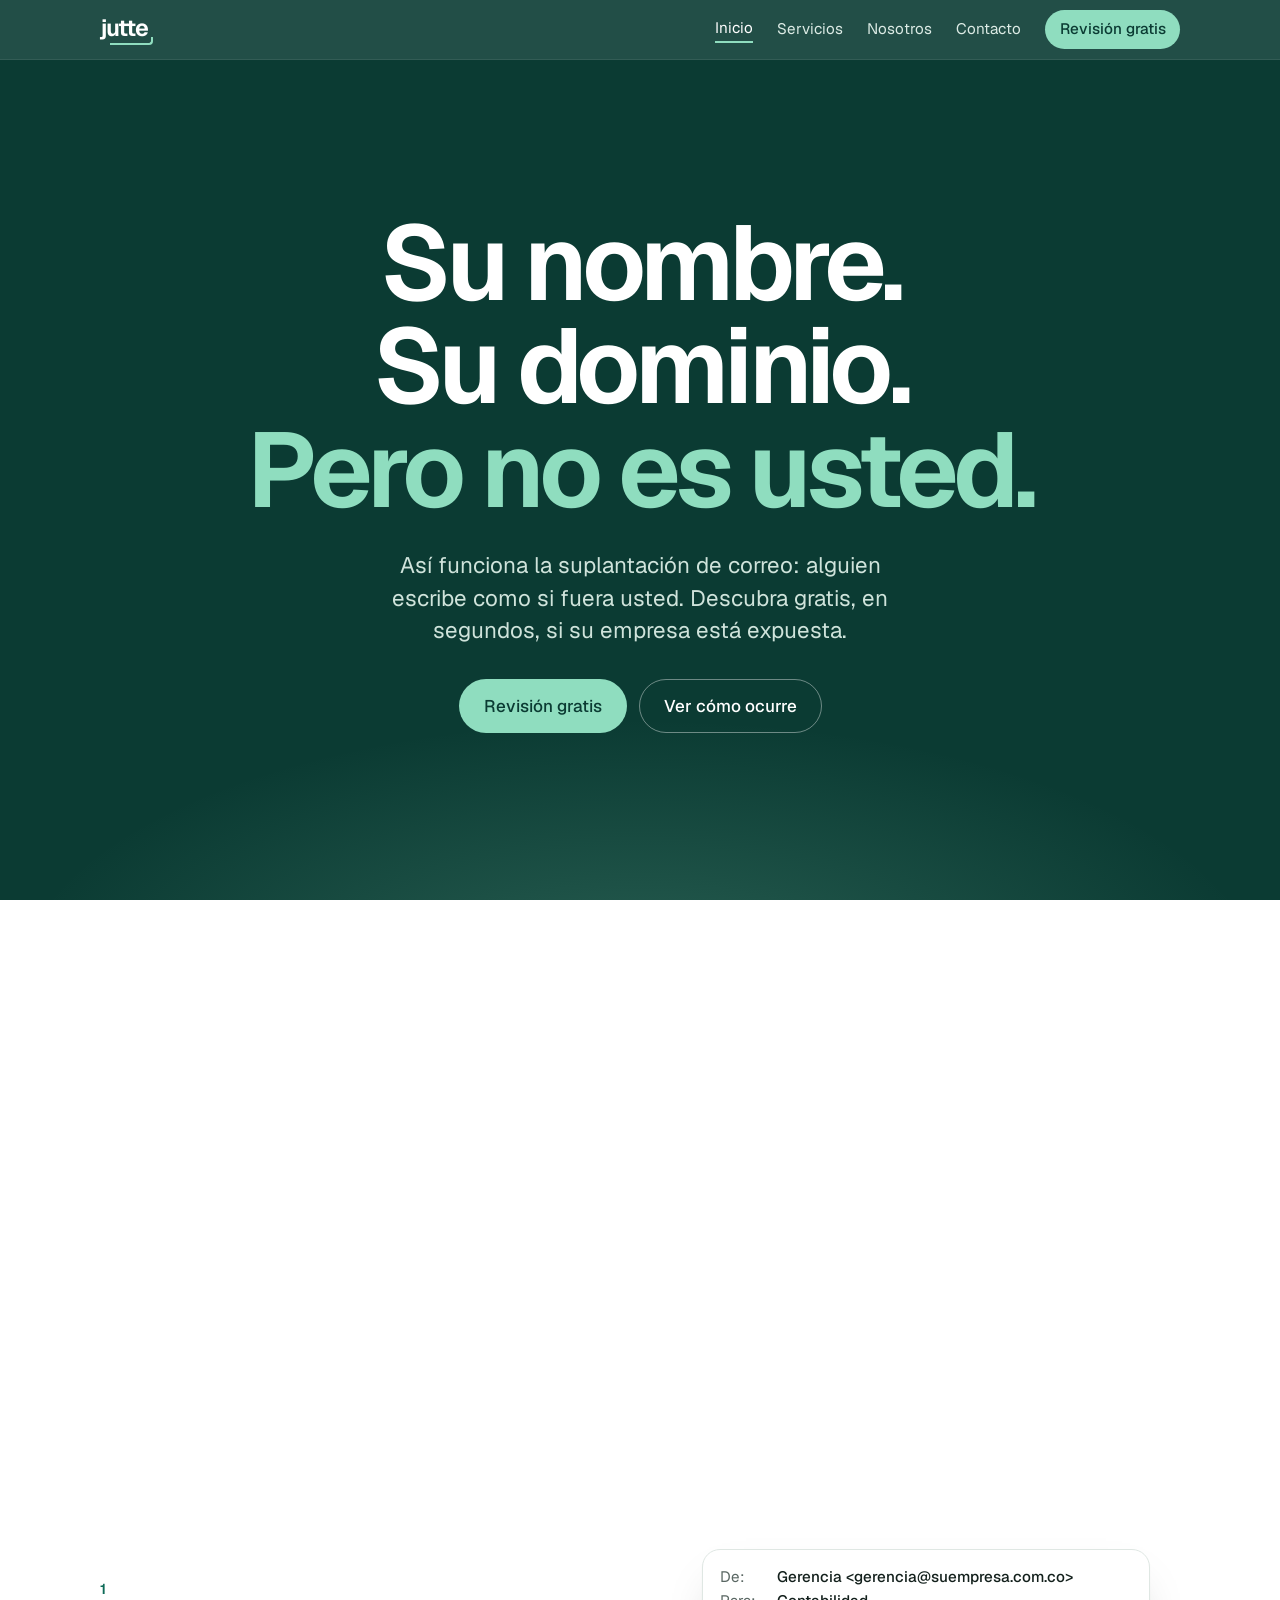
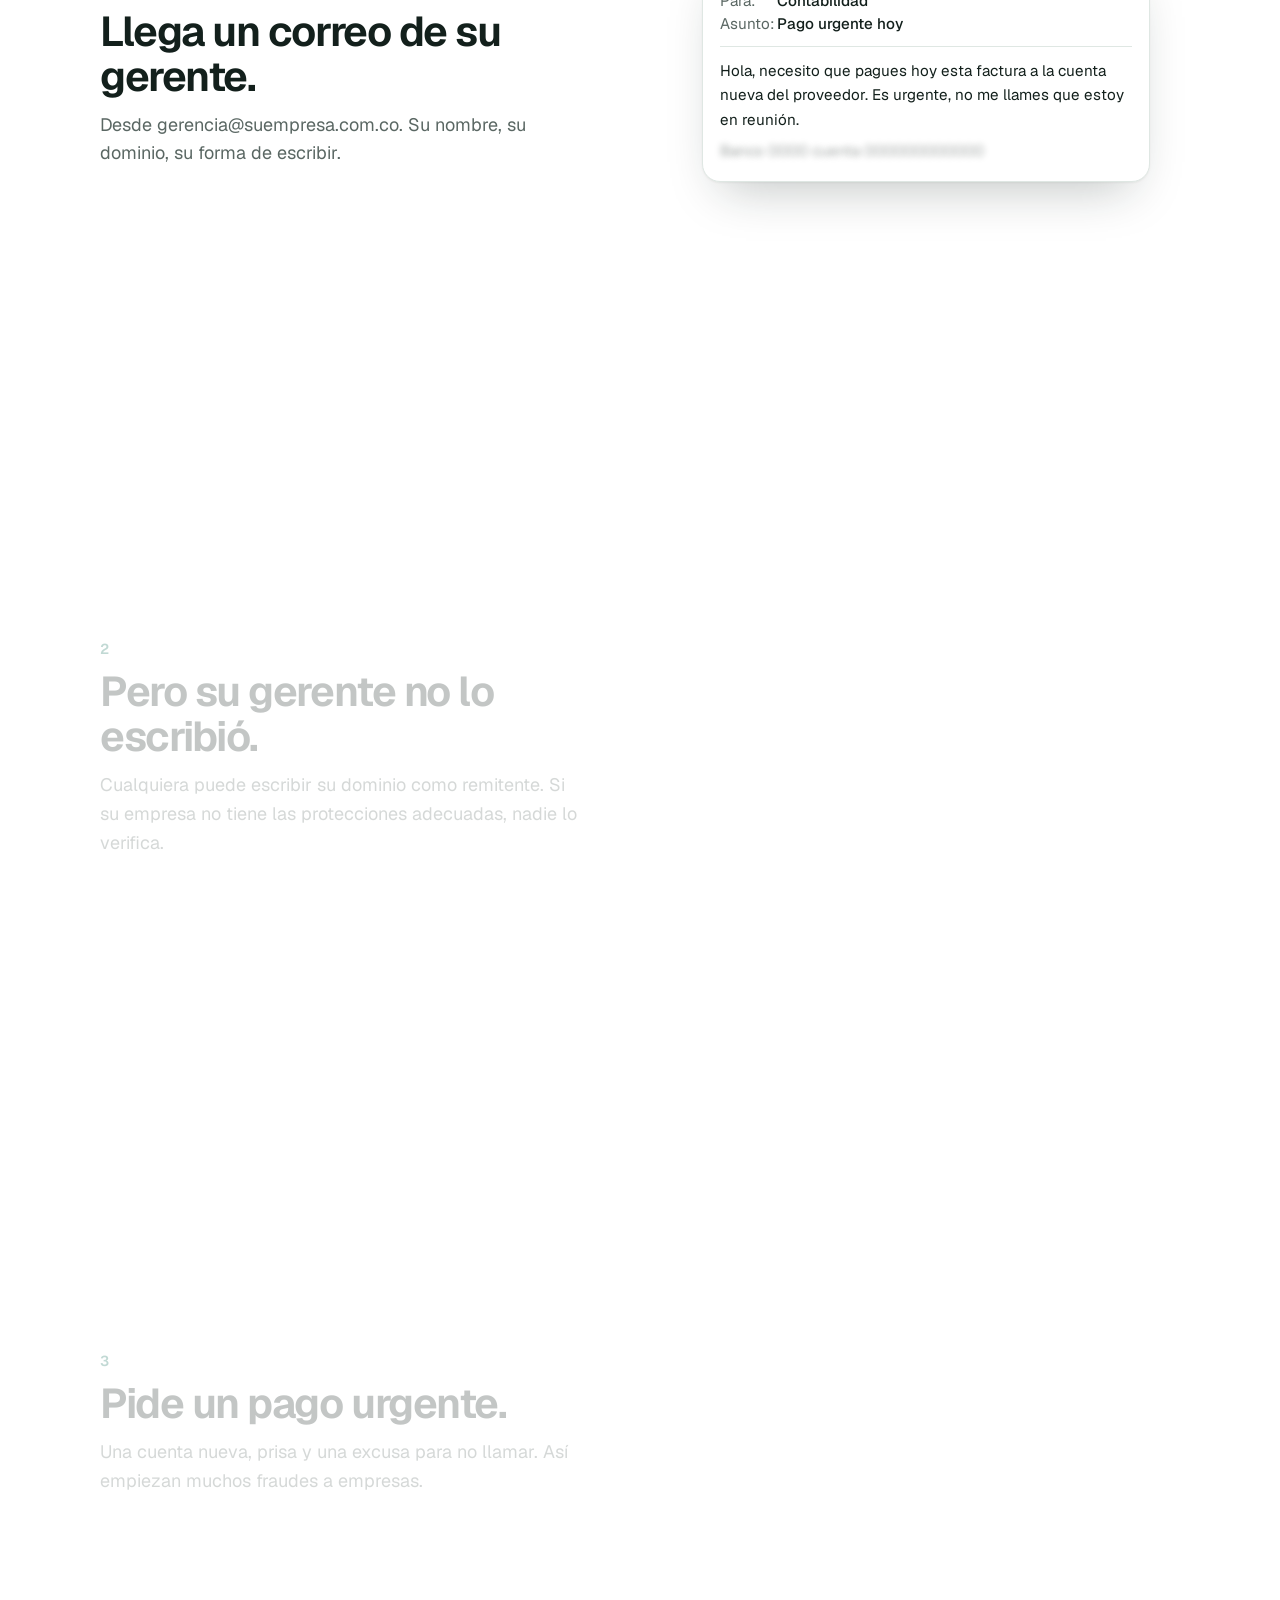
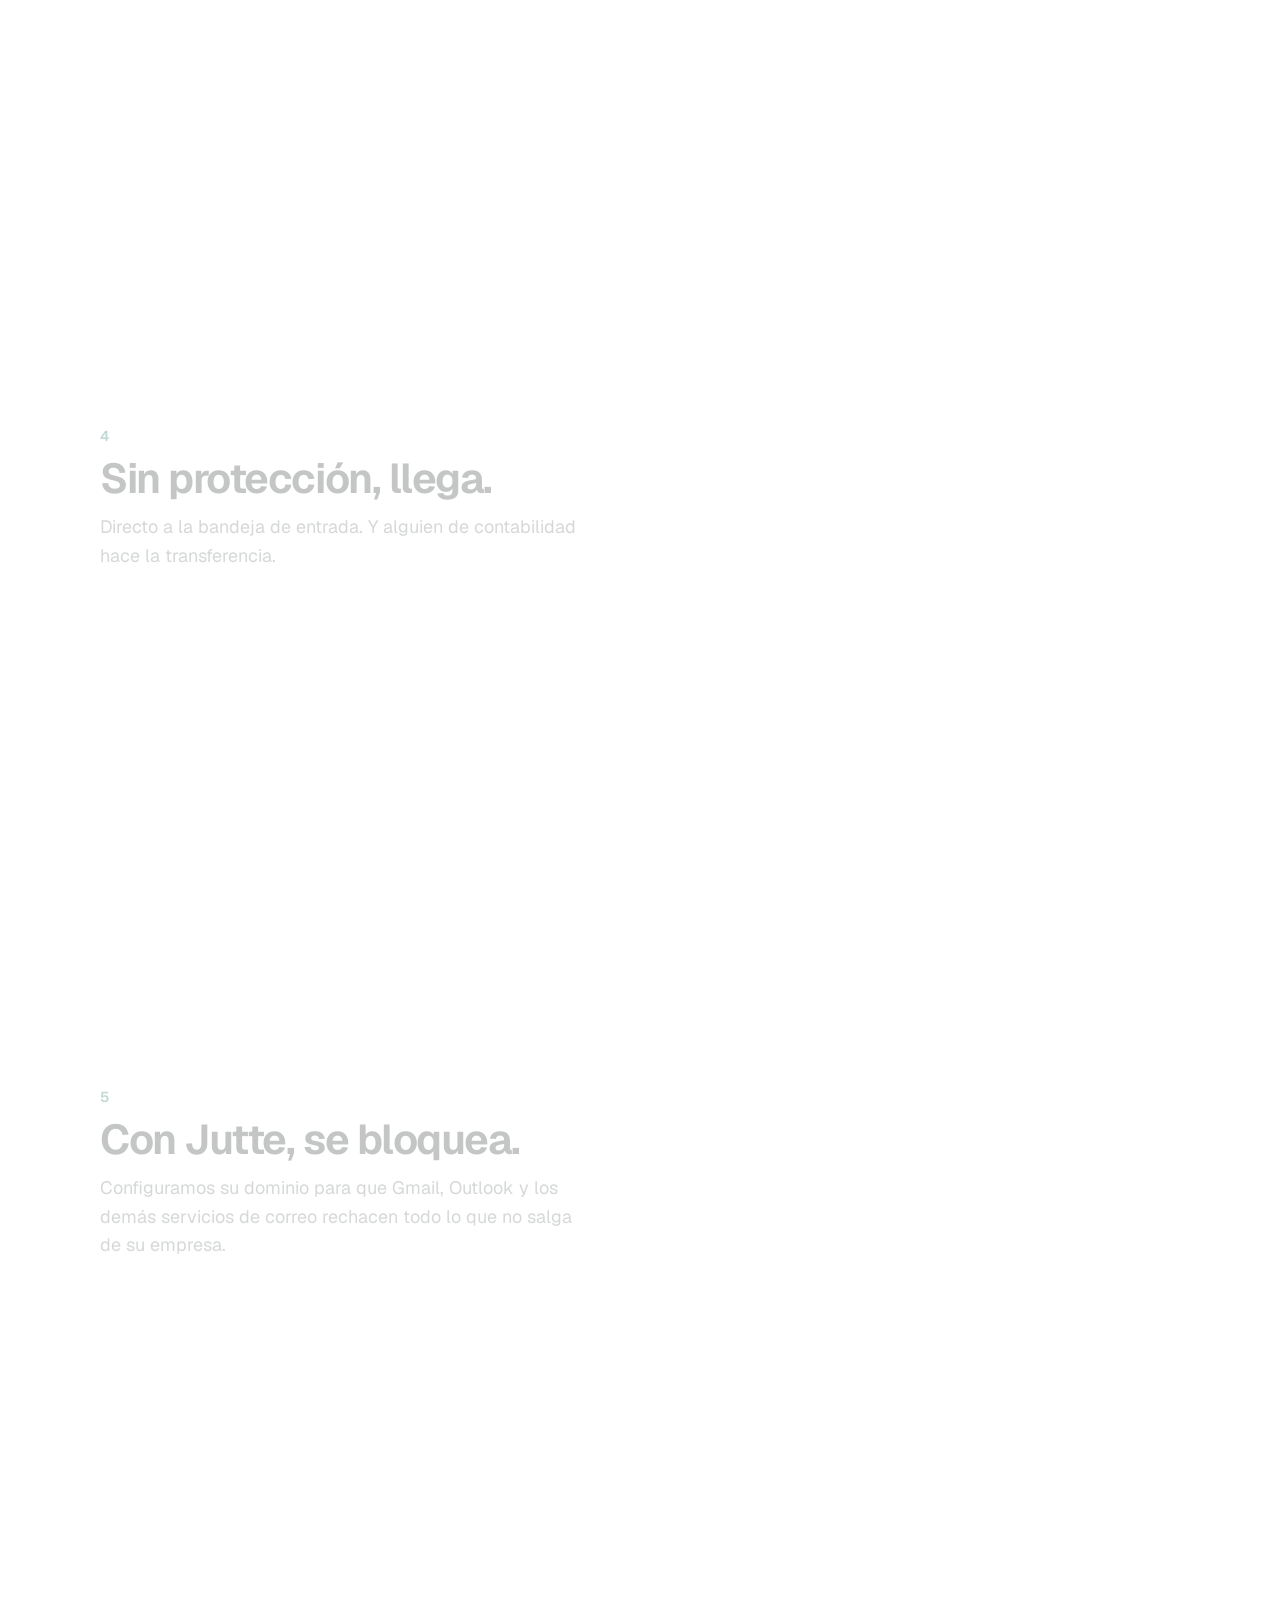
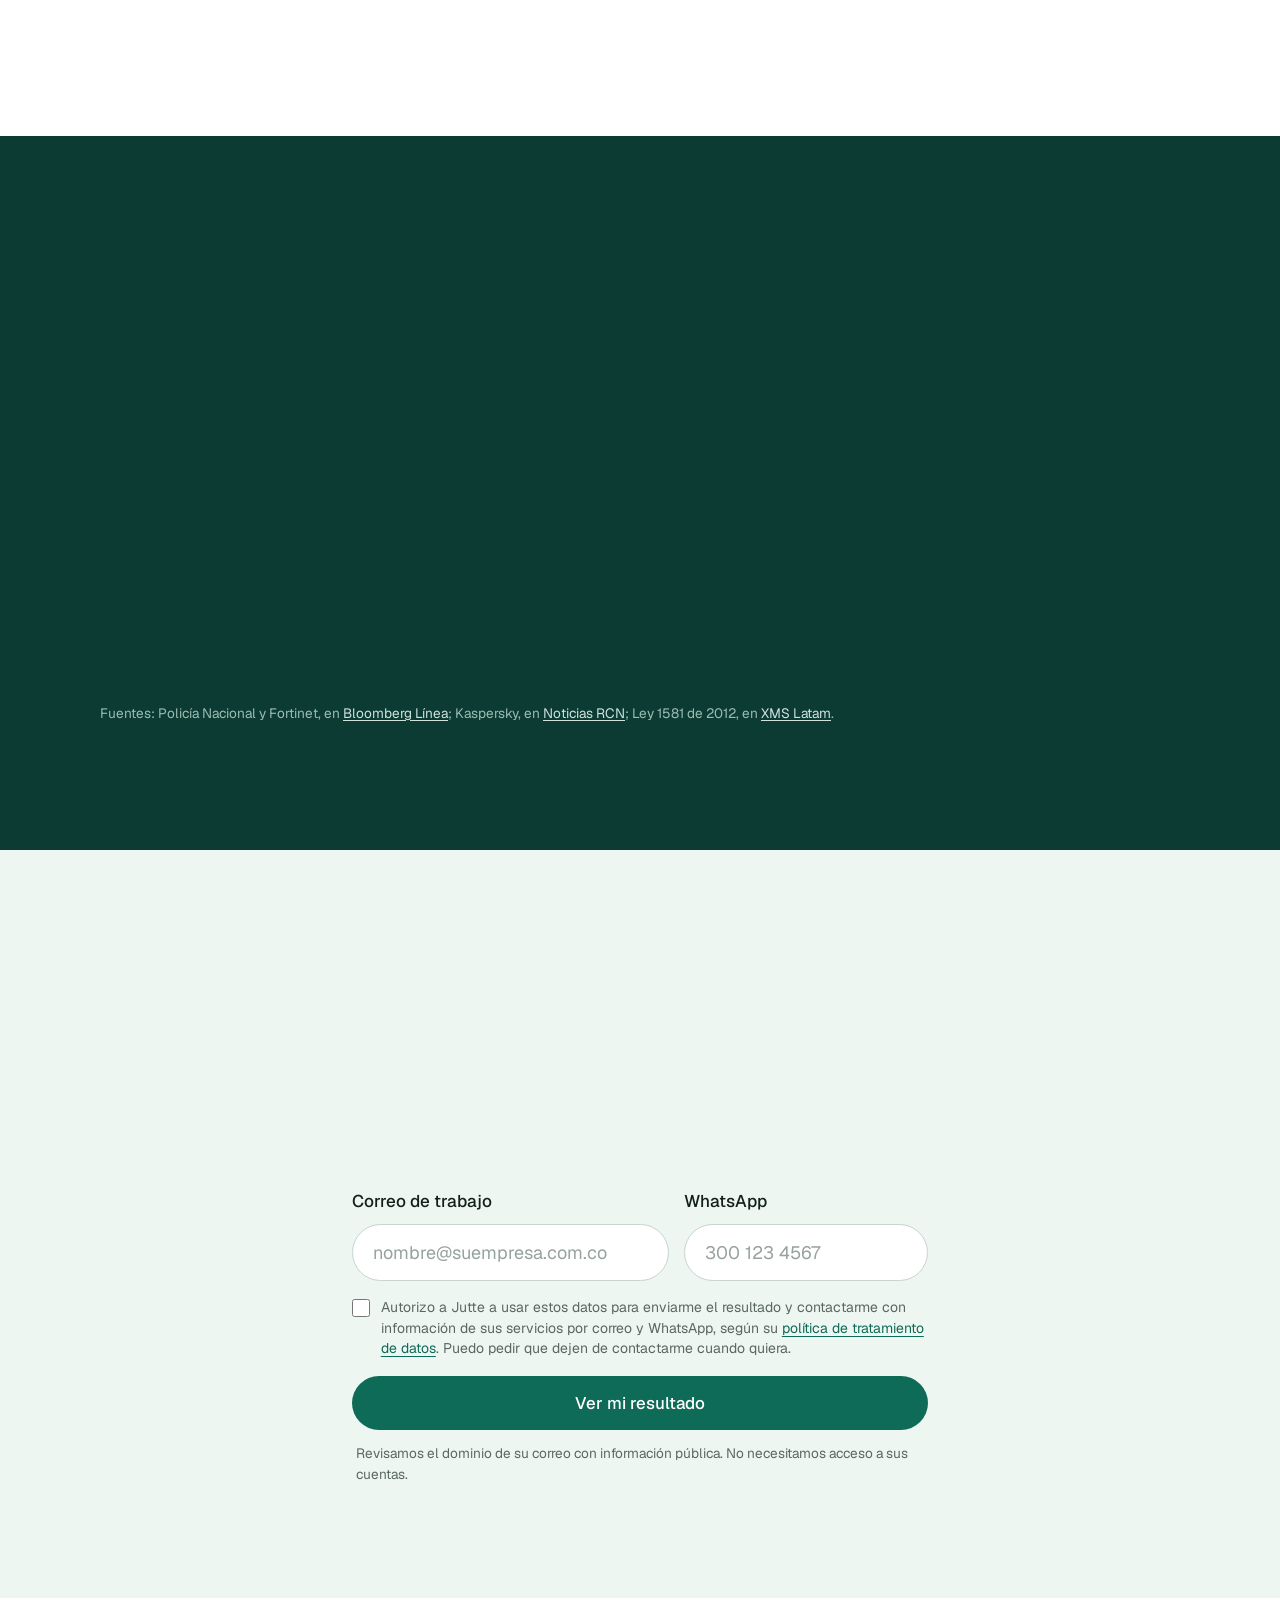
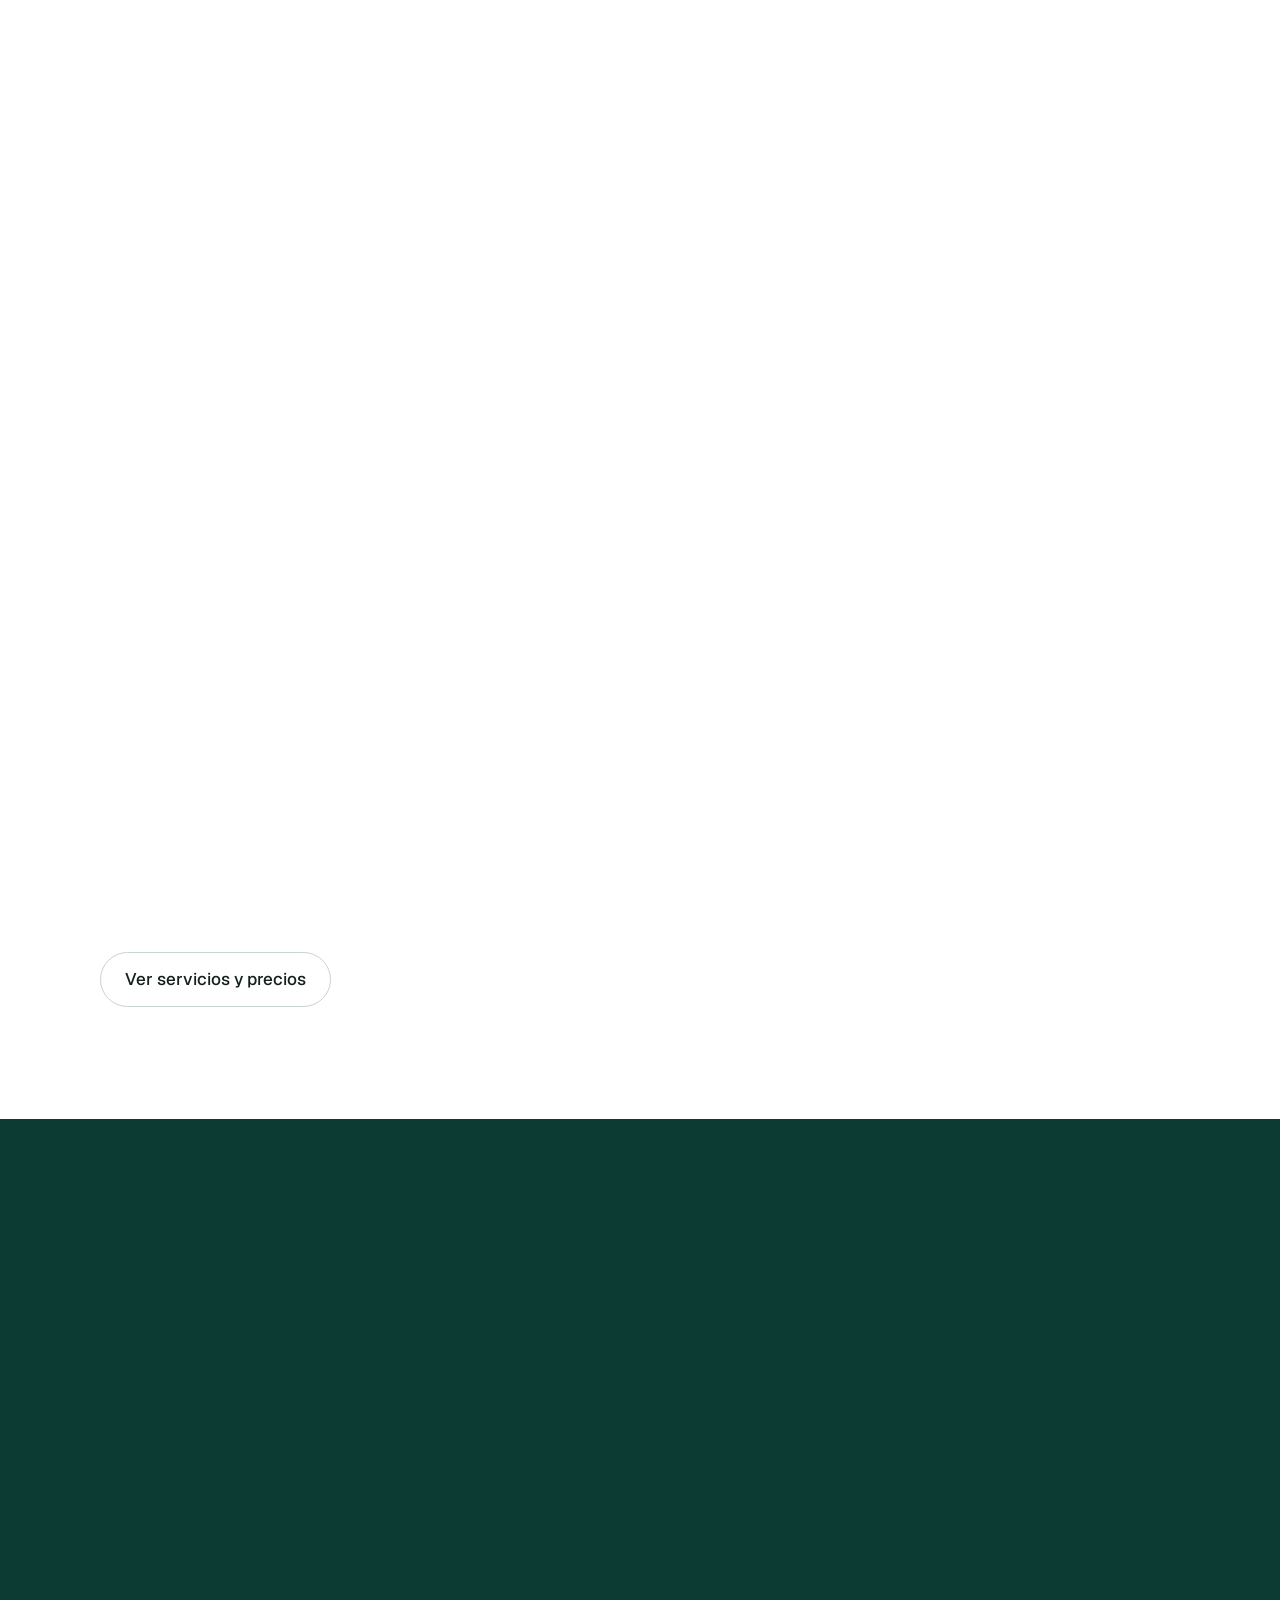
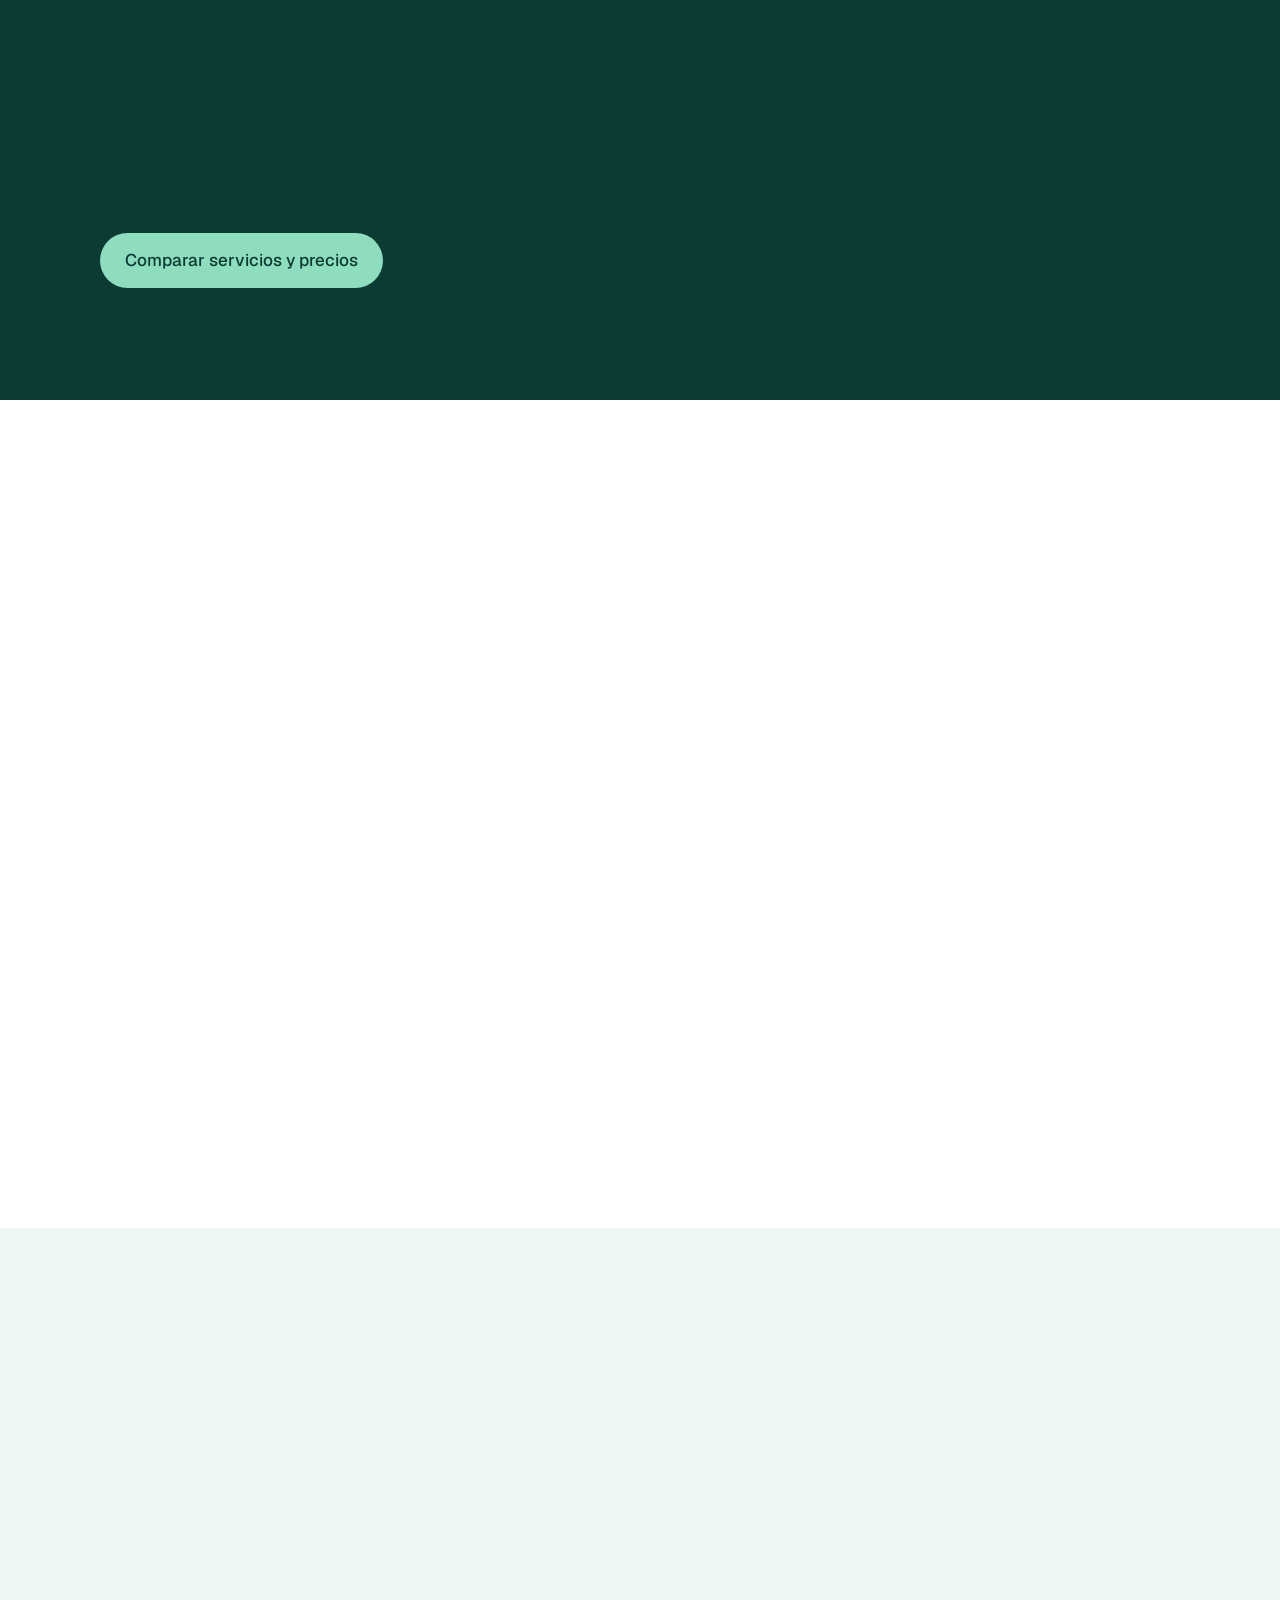
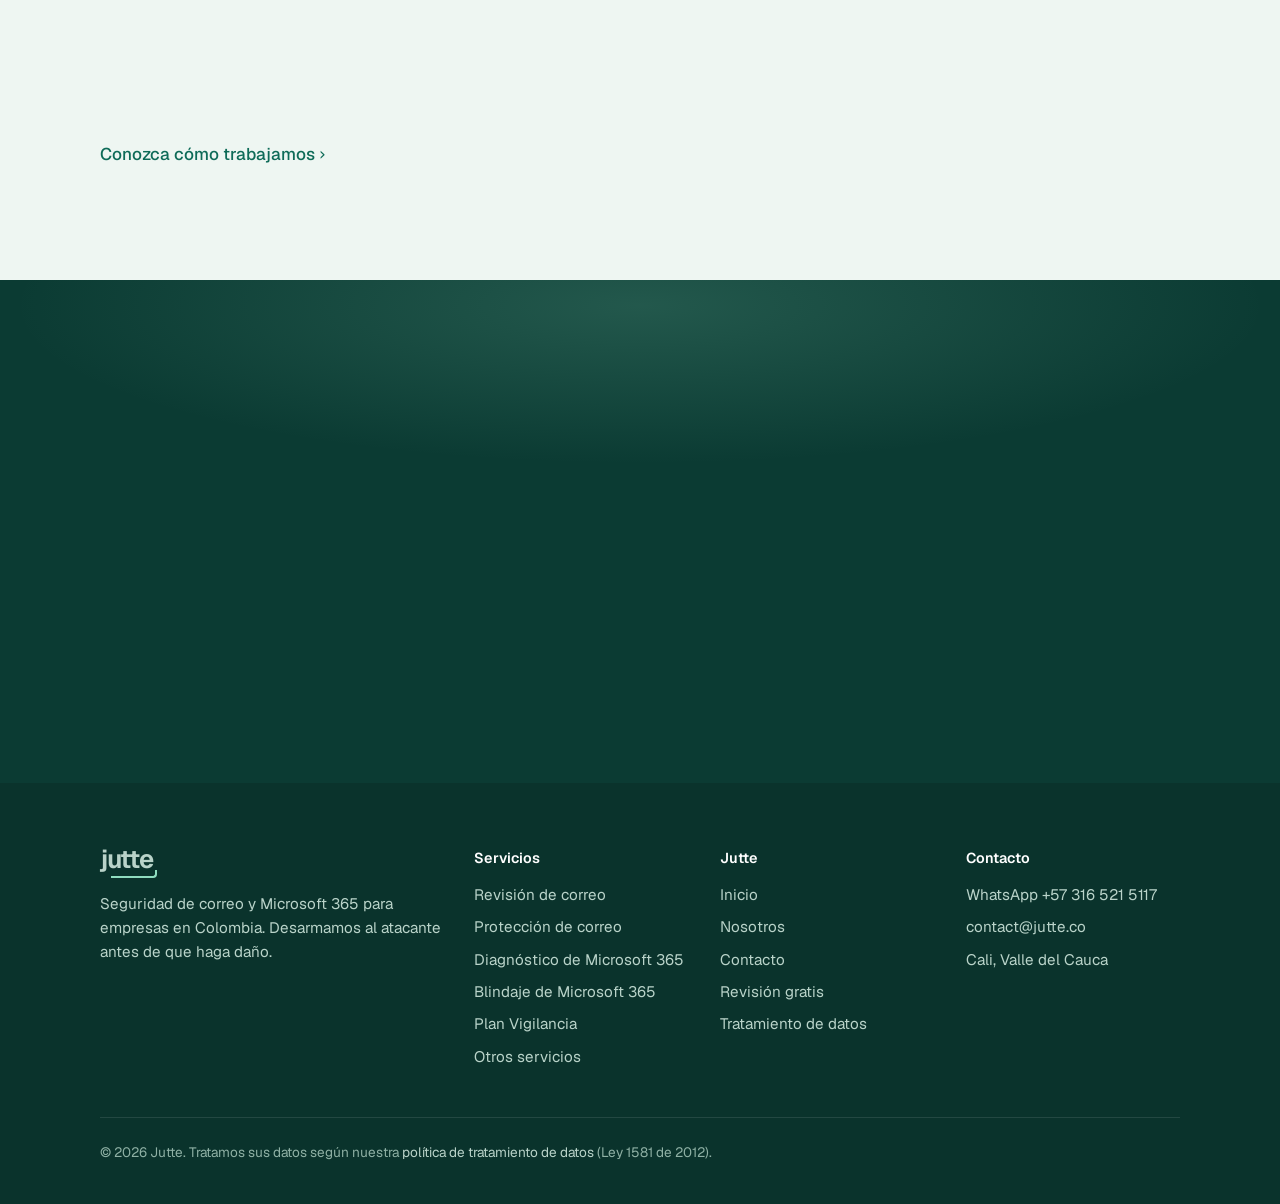
<file: index.html>
<!doctype html>
<html lang="es-CO">
<head>
<meta charset="utf-8">
<meta name="viewport" content="width=device-width, initial-scale=1">
<meta http-equiv="Content-Security-Policy" content="default-src 'none'; script-src 'self'; style-src 'self'; font-src 'self'; img-src 'self' data:; connect-src https://jutte-consultas.azurewebsites.net; base-uri 'none'; form-action 'none'">
<meta name="referrer" content="no-referrer">
<title>Jutte | Seguridad de correo y Microsoft 365 en Cali</title>
<meta name="description" content="Revise gratis si alguien puede suplantar el correo de su empresa. Seguridad de correo y Microsoft 365 para abogados, contadores y clínicas en Colombia.">
<link rel="canonical" href="https://jutte.co/">
<meta property="og:title" content="Jutte | Seguridad de correo y Microsoft 365 en Cali">
<meta property="og:description" content="Revise gratis si alguien puede suplantar el correo de su empresa. Seguridad de correo y Microsoft 365 para abogados, contadores y clínicas en Colombia.">
<meta property="og:url" content="https://jutte.co/">
<meta property="og:locale" content="es_CO">
<meta property="og:type" content="website">
<meta name="theme-color" content="#0B3B33">
<link rel="icon" href="data:image/svg+xml,%3Csvg xmlns='http://www.w3.org/2000/svg' viewBox='0 0 64 64'%3E%3Crect width='64' height='64' rx='14' fill='%230B3B33'/%3E%3Ccircle cx='35' cy='14' r='4.5' fill='%23fff'/%3E%3Cpath d='M35 25v19q0 9-9 9h-4' stroke='%23fff' stroke-width='7' fill='none' stroke-linecap='round'/%3E%3Cpath d='M14 58h30q4 0 4-4v-6' stroke='%238FDDBF' stroke-width='4' fill='none' stroke-linecap='round'/%3E%3C/svg%3E">
<link rel="preload" href="assets/geist.woff2" as="font" type="font/woff2" crossorigin>
<link rel="stylesheet" href="assets/site.css?v=72b36787">
<script src="assets/boot.js"></script>
<script src="assets/site.js?v=72b36787" defer></script>
</head>
<body>
<a class="skip" href="#main">Saltar al contenido</a>
<header class="site-head">
  <div class="wrap bar">
    <a class="brand" href="./" aria-label="Jutte, inicio">jutte</a>
    <button class="menu-btn" type="button" aria-expanded="false" aria-controls="menu">Menú</button>
    <nav class="menu" id="menu" aria-label="Principal"><a href="./" aria-current="page">Inicio</a><a href="servicios.html">Servicios</a><a href="nosotros.html">Nosotros</a><a href="contacto.html">Contacto</a><a class="pill" href="./#revisar">Revisión gratis</a></nav>
  </div>
</header>

<section class="hero" aria-labelledby="hero-title">
  <div class="wrap center">
    <h1 class="mega" id="hero-title" data-reveal>
      <span>Su nombre.</span>
      <span>Su dominio.</span>
      <span class="last">Pero no es usted.</span>
    </h1>
    <p class="lede" data-reveal="2">Así funciona la suplantación de correo: alguien escribe como si fuera usted. Descubra gratis, en segundos, si su empresa está expuesta.</p>
    <div class="actions center" data-reveal="3">
      <a class="btn btn-jade" href="#revisar">Revisión gratis</a>
      <a class="btn btn-ghost" href="#historia">Ver cómo ocurre</a>
    </div>
  </div>
</section>

<main id="main">
  <section class="story" id="historia" aria-labelledby="story-title">
    <div class="wrap story-intro center narrow">
      <h2 class="big" id="story-title" data-reveal>Un correo. Cinco segundos. Una transferencia.</h2>
    </div>
    <div class="wrap story-grid">
      <div class="stage">
        <div class="mail" id="story-mail" data-step="1" aria-hidden="true">
          <div class="banner banner-bad">
            <svg width="18" height="18" viewBox="0 0 20 20" fill="none" stroke="currentColor" stroke-width="2"><path d="M3 10.5l3.5 3.5L17 5.5"/></svg>
            <div><strong>Entregado</strong><span>Llegó a la bandeja de entrada de contabilidad.</span></div>
          </div>
          <div class="banner banner-ok">
            <svg width="18" height="18" viewBox="0 0 20 20" fill="none" stroke="currentColor" stroke-width="2"><circle cx="10" cy="10" r="8"/><path d="M4.5 15.5l11-11"/></svg>
            <div><strong>Correo bloqueado</strong><span>No salió de suempresa.com.co, así que nunca se entrega.</span></div>
          </div>
          <div class="mail-body">
            <div class="mail-head">
              <div><span>De:</span><b><span class="mark hl-from">Gerencia &lt;gerencia@suempresa.com.co&gt;</span></b></div>
              <div><span>Para:</span><b>Contabilidad</b></div>
              <div><span>Asunto:</span><b>Pago urgente hoy</b></div>
            </div>
            <p><span class="mark hl-ask">Hola, necesito que pagues hoy esta factura a la cuenta nueva del proveedor. Es urgente, no me llames que estoy en reunión.</span></p>
            <p class="blur">Banco 0000 cuenta 000000000000</p>
          </div>
        </div>
      </div>

      <div class="steps">
        <div class="step" data-step="1">
          <p class="n">1</p>
          <h3>Llega un correo de su gerente.</h3>
          <p>Desde gerencia@suempresa.com.co. Su nombre, su dominio, su forma de escribir.</p>
        </div>
        <div class="step" data-step="2">
          <p class="n">2</p>
          <h3>Pero su gerente no lo escribió.</h3>
          <p>Cualquiera puede escribir su dominio como remitente. Si su empresa no tiene las protecciones adecuadas, nadie lo verifica.</p>
        </div>
        <div class="step" data-step="3">
          <p class="n">3</p>
          <h3>Pide un pago urgente.</h3>
          <p>Una cuenta nueva, prisa y una excusa para no llamar. Así empiezan muchos fraudes a empresas.</p>
        </div>
        <div class="step" data-step="4">
          <p class="n">4</p>
          <h3>Sin protección, llega.</h3>
          <p>Directo a la bandeja de entrada. Y alguien de contabilidad hace la transferencia.</p>
        </div>
        <div class="step" data-step="5">
          <p class="n">5</p>
          <h3>Con Jutte, se bloquea.</h3>
          <p>Configuramos su dominio para que Gmail, Outlook y los demás servicios de correo rechacen todo lo que no salga de su empresa.</p>
        </div>
      </div>
    </div>
  </section>

  <section class="band-dark" aria-labelledby="numbers-title">
    <div class="wrap">
      <h2 class="big" id="numbers-title" data-reveal>En Colombia, el ataque casi siempre empieza en el correo.</h2>
      <div class="num-grid">
        <div data-reveal>
          <div class="num">74%</div>
          <p>de los ciberataques registrados en Colombia en 2024 empezaron con un correo fraudulento.</p>
        </div>
        <div data-reveal="2">
          <div class="num">1 de 4</div>
          <p>pymes colombianas ha enfrentado incidentes de phishing, según un estudio de 2026.</p>
        </div>
        <div data-reveal="3">
          <div class="num">2.000</div>
          <p>salarios mínimos: la multa máxima que puede imponer la SIC por no proteger los datos personales.</p>
        </div>
      </div>
      <p class="src">Fuentes: Policía Nacional y Fortinet, en <a href="https://www.bloomberglinea.com/latinoamerica/colombia/colombia-es-el-cuarto-pais-de-la-region-con-mas-ciberataques/" rel="noopener">Bloomberg Línea</a>; Kaspersky, en <a href="https://www.noticiasrcn.com/economia/ciberseguridad-pymes-colombia-ataques-phishing-1077190" rel="noopener">Noticias RCN</a>; Ley 1581 de 2012, en <a href="https://xmslatam.com/co/ley-1581-de-2012-proteccion-datos-personales/" rel="noopener">XMS Latam</a>.</p>
    </div>
  </section>

  <section class="band-mint" id="revisar" aria-labelledby="check-title">
    <div class="wrap center">
      <h2 class="big" id="check-title" data-reveal>¿Y su empresa?</h2>
      <p class="lede muted lede-gap center" data-reveal="2">Escriba su correo de trabajo y su WhatsApp. En segundos le mostramos si alguien podría suplantar el correo de su empresa. Es gratis.</p>

      <form class="check" id="check" novalidate>
        <div class="check-grid">
          <div>
            <label for="c-correo">Correo de trabajo</label>
            <input class="field" id="c-correo" name="correo" type="email" inputmode="email" autocomplete="email" autocapitalize="off" spellcheck="false" placeholder="nombre@suempresa.com.co">
          </div>
          <div>
            <label for="c-wa">WhatsApp</label>
            <input class="field" id="c-wa" name="whatsapp" type="tel" inputmode="tel" autocomplete="tel" placeholder="300 123 4567">
          </div>
        </div>
        <div class="hp" aria-hidden="true">
          <label for="c-jt">No llene este campo</label>
          <input id="c-jt" name="jt_confirm" type="text" tabindex="-1" autocomplete="off">
        </div>
        <label class="consent"><input type="checkbox" name="consentimiento"><span>Autorizo a Jutte a usar estos datos para enviarme el resultado y contactarme con información de sus servicios por correo y WhatsApp, según su <a href="privacidad.html">política de tratamiento de datos</a>. Puedo pedir que dejen de contactarme cuando quiera.</span></label>
        <button class="btn btn-green check-btn" id="check-btn" type="submit">Ver mi resultado</button>
        <p class="fine">Revisamos el dominio de su correo con información pública. No necesitamos acceso a sus cuentas.</p>
        <p class="msg" id="check-msg" role="alert" hidden></p>
      </form>
      <noscript><p class="msg">Para hacer la revisión aquí necesita JavaScript. También puede <a href="contacto.html">escribirnos</a> y la hacemos por usted.</p></noscript>

      <div class="result" id="result" aria-live="polite" hidden></div>
    </div>
  </section>

  <section class="band" aria-labelledby="svc-title">
    <div class="wrap">
      <p class="kicker" data-reveal>Servicios</p>
      <h2 class="big" id="svc-title" data-reveal>Todo lo que su empresa necesita para estar protegida.</h2>
      <div class="cards three">
        <a class="card" href="servicios.html#correo" data-reveal>
          <span class="ico" aria-hidden="true"><svg width="22" height="22" viewBox="0 0 24 24" fill="none" stroke="currentColor" stroke-width="1.8" stroke-linecap="round" stroke-linejoin="round"><rect x="3" y="5" width="18" height="14" rx="2"/><path d="M3 7l9 6 9-6"/></svg></span>
          <h3>Correo que no se puede suplantar</h3>
          <p>Nadie podrá enviar correos falsos en nombre de su empresa.</p>
          <span class="more">Ver servicio</span>
        </a>
        <a class="card" href="servicios.html#blindaje" data-reveal="2">
          <span class="ico" aria-hidden="true"><svg width="22" height="22" viewBox="0 0 24 24" fill="none" stroke="currentColor" stroke-width="1.8" stroke-linecap="round" stroke-linejoin="round"><rect x="5" y="11" width="14" height="10" rx="2"/><path d="M8 11V8a4 4 0 0 1 8 0v3"/></svg></span>
          <h3>Cuentas a prueba de contraseñas robadas</h3>
          <p>Verificación en dos pasos y accesos bajo control.</p>
          <span class="more">Ver servicio</span>
        </a>
        <a class="card" href="servicios.html#diagnostico" data-reveal="3">
          <span class="ico" aria-hidden="true"><svg width="22" height="22" viewBox="0 0 24 24" fill="none" stroke="currentColor" stroke-width="1.8" stroke-linecap="round" stroke-linejoin="round"><circle cx="11" cy="11" r="6"/><path d="M20 20l-4.5-4.5"/></svg></span>
          <h3>Diagnóstico de Microsoft 365</h3>
          <p>Sabrá exactamente dónde está expuesta su empresa y qué hacer primero.</p>
          <span class="more">Ver servicio</span>
        </a>
        <a class="card" href="servicios.html#equipos" data-reveal>
          <span class="ico" aria-hidden="true"><svg width="22" height="22" viewBox="0 0 24 24" fill="none" stroke="currentColor" stroke-width="1.8" stroke-linecap="round" stroke-linejoin="round"><rect x="4" y="5" width="16" height="11" rx="1.5"/><path d="M2 19h20"/></svg></span>
          <h3>Portátiles y celulares protegidos</h3>
          <p>Si un equipo se pierde, la información no se va con él.</p>
          <span class="more">Ver servicio</span>
        </a>
        <a class="card" href="servicios.html#datos" data-reveal="2">
          <span class="ico" aria-hidden="true"><svg width="22" height="22" viewBox="0 0 24 24" fill="none" stroke="currentColor" stroke-width="1.8" stroke-linecap="round" stroke-linejoin="round"><path d="M7 3h7l5 5v13H7z"/><path d="M14 3v5h5M10 13h6M10 17h6"/></svg></span>
          <h3>Datos confidenciales y Ley 1581</h3>
          <p>Evite que lo confidencial salga por error en un correo o un enlace.</p>
          <span class="more">Ver servicio</span>
        </a>
        <a class="card" href="servicios.html#vigilancia" data-reveal="3">
          <span class="ico" aria-hidden="true"><svg width="22" height="22" viewBox="0 0 24 24" fill="none" stroke="currentColor" stroke-width="1.8" stroke-linecap="round" stroke-linejoin="round"><path d="M2 12s3.5-7 10-7 10 7 10 7-3.5 7-10 7S2 12 2 12z"/><circle cx="12" cy="12" r="3"/></svg></span>
          <h3>Vigilancia mensual</h3>
          <p>Cada mes revisamos que todo siga protegido y le contamos lo que encontramos.</p>
          <span class="more">Ver servicio</span>
        </a>
      </div>
      <div class="actions"><a class="btn btn-line" href="servicios.html">Ver servicios y precios</a></div>
    </div>
  </section>

  <section class="band-dark" aria-labelledby="process-title">
    <div class="wrap">
      <h2 class="big" id="process-title" data-reveal>Así trabajamos.</h2>
      <p class="lede lede-gap" data-reveal="2">Empezamos con una revisión gratis y usted decide si seguimos. Cada paso tiene un precio fijo.</p>
      <ol class="process">
        <li data-reveal>
          <h3>Revisamos gratis</h3>
          <p>Le mostramos qué tan expuesto está su correo y, si quiere, le explicamos el resultado en una llamada corta.</p>
          <span class="tag">Gratis</span>
        </li>
        <li data-reveal="2">
          <h3>Protegemos su correo</h3>
          <p>Corregimos lo que encontró la revisión para que nadie pueda enviar correos en su nombre.</p>
          <span class="tag">$890.000</span>
        </li>
        <li data-reveal="3">
          <h3>Blindamos Microsoft 365</h3>
          <p>Revisamos cuentas y accesos, y luego lo corregimos todo por etapas, sin frenar a su equipo.</p>
          <span class="tag">Desde $1.600.000</span>
        </li>
        <li data-reveal>
          <h3>Vigilamos</h3>
          <p>Cada mes confirmamos que todo siga en orden y le avisamos si algo cambia.</p>
          <span class="tag">Desde $450.000 al mes</span>
        </li>
      </ol>
      <div class="actions"><a class="btn btn-jade" href="servicios.html">Comparar servicios y precios</a></div>
    </div>
  </section>

  <section class="band" aria-labelledby="who-title">
    <div class="wrap">
      <h2 class="big" id="who-title" data-reveal>Hecho para compañías que dependen del correo.</h2>
      <ul class="rows">
        <li data-reveal>
          <h3>Abogados</h3>
          <p>Los poderes y las notificaciones judiciales se envían por correo (<a href="https://normas.cra.gov.co/gestor/docs/ley_2213_2022.htm" rel="noopener">Ley 2213 de 2022</a>). Un poder falso puede parecer enviado por su oficina.</p>
        </li>
        <li data-reveal>
          <h3>Contadores</h3>
          <p>Circulan <a href="https://www.radionacional.co/actualidad/economia/falsos-correos-de-la-dian-como-identificar-mensajes-fraudulentos" rel="noopener">correos falsos de la DIAN</a> con virus, y su oficina guarda la información tributaria de muchos clientes.</p>
        </li>
        <li data-reveal>
          <h3>Clínicas e IPS</h3>
          <p>Los datos de salud son datos sensibles según la Ley 1581, y el correo es la puerta más fácil para robarlos.</p>
        </li>
      </ul>
    </div>
  </section>

  <section class="band-mint" aria-labelledby="why-title">
    <div class="wrap">
      <h2 class="big" id="why-title" data-reveal>Lo que puede esperar de nosotros.</h2>
      <div class="cards three">
        <div class="card" data-reveal>
          <h3>Explicaciones claras</h3>
          <p>Le contamos qué riesgo encontramos, qué vamos a cambiar y por qué, en términos que todo su equipo entiende.</p>
        </div>
        <div class="card" data-reveal="2">
          <h3>Acceso limitado</h3>
          <p>Solo pedimos los permisos necesarios para cada tarea, de lectura siempre que es posible, y los retiramos al terminar.</p>
        </div>
        <div class="card" data-reveal="3">
          <h3>Predicamos con el ejemplo</h3>
          <p>Nuestro propio dominio cumple todas las protecciones que le recomendamos.</p>
          <button class="btn btn-line" type="button" data-demo>Ver el resultado de jutte.co</button>
        </div>
      </div>
      <div class="actions"><a class="link-arrow" href="nosotros.html">Conozca cómo trabajamos</a></div>
    </div>
  </section>

  <section class="close" aria-labelledby="close-title">
    <div class="wrap center">
      <h2 class="mega" id="close-title" data-reveal>Hablemos.</h2>
      <p class="lede" data-reveal="2">Cuéntenos de su empresa. Respondemos el mismo día hábil o el siguiente.</p>
      <div class="actions center" data-reveal="3">
        <a class="btn btn-jade" href="contacto.html">Escribirnos</a>
        <a class="btn btn-ghost" href="https://wa.me/573165215117?text=Hola%2C%20quiero%20proteger%20el%20correo%20de%20mi%20empresa." rel="noopener">WhatsApp</a>
      </div>
    </div>
  </section>
</main>

<footer class="site-foot">
  <div class="wrap">
    <div class="foot-grid">
      <div>
        <a class="brand" href="./" aria-label="Jutte, inicio">jutte</a>
        <p>Seguridad de correo y Microsoft 365 para empresas en Colombia. Desarmamos al atacante antes de que haga daño.</p>
      </div>
      <div>
        <h2>Servicios</h2>
        <ul>
          <li><a href="servicios.html#chequeo">Revisión de correo</a></li>
          <li><a href="servicios.html#correo">Protección de correo</a></li>
          <li><a href="servicios.html#diagnostico">Diagnóstico de Microsoft 365</a></li>
          <li><a href="servicios.html#blindaje">Blindaje de Microsoft 365</a></li>
          <li><a href="servicios.html#vigilancia">Plan Vigilancia</a></li>
          <li><a href="servicios.html#otros">Otros servicios</a></li>
        </ul>
      </div>
      <div>
        <h2>Jutte</h2>
        <ul>
          <li><a href="./">Inicio</a></li>
          <li><a href="nosotros.html">Nosotros</a></li>
          <li><a href="contacto.html">Contacto</a></li>
          <li><a href="./#revisar">Revisión gratis</a></li>
          <li><a href="privacidad.html">Tratamiento de datos</a></li>
        </ul>
      </div>
      <div>
        <h2>Contacto</h2>
        <ul>
          <li><a href="https://wa.me/573165215117" rel="noopener">WhatsApp +57 316 521 5117</a></li>
          <li><a href="mailto:contact@jutte.co">contact@jutte.co</a></li>
          <li>Cali, Valle del Cauca</li>
        </ul>
      </div>
    </div>
    <div class="foot-legal">
      <p>© 2026 Jutte. Tratamos sus datos según nuestra <a href="privacidad.html">política de tratamiento de datos</a> (Ley 1581 de 2012).</p>
    </div>
  </div>
</footer>
</body>
</html>
</file>
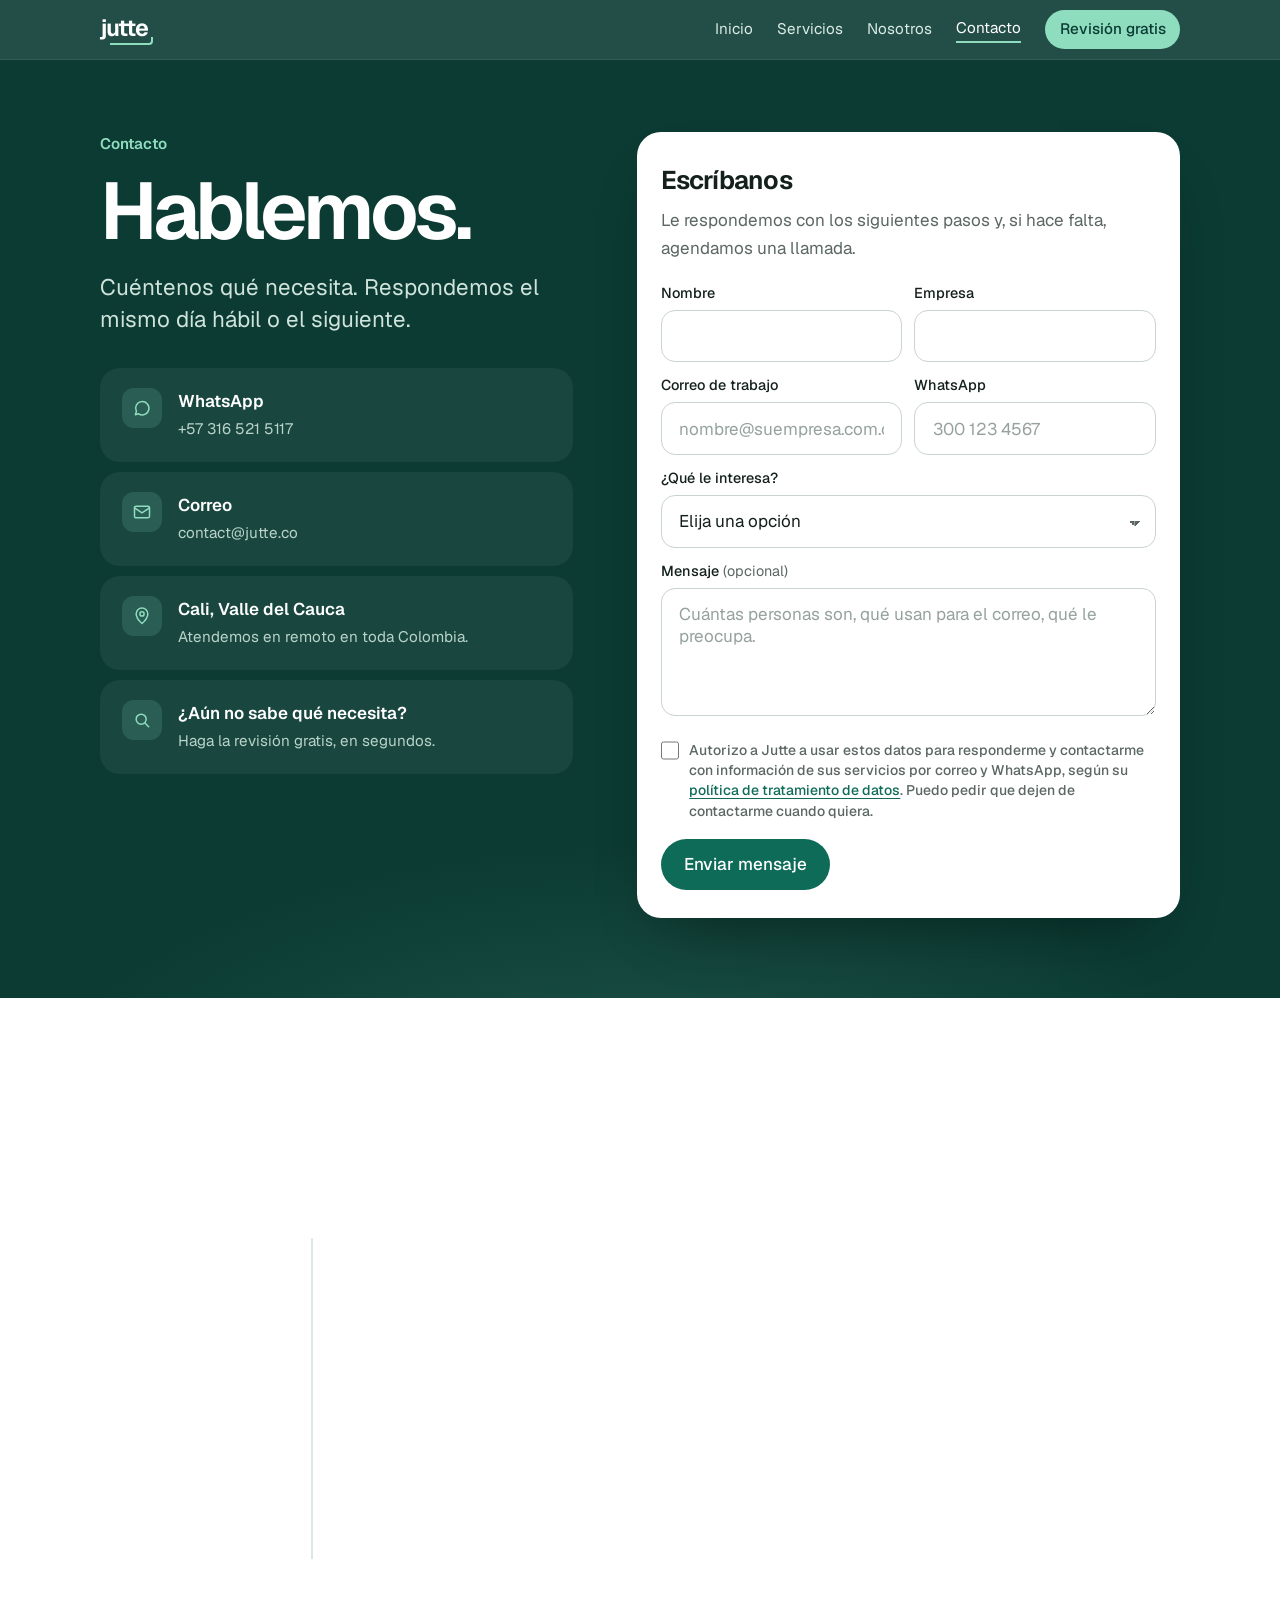
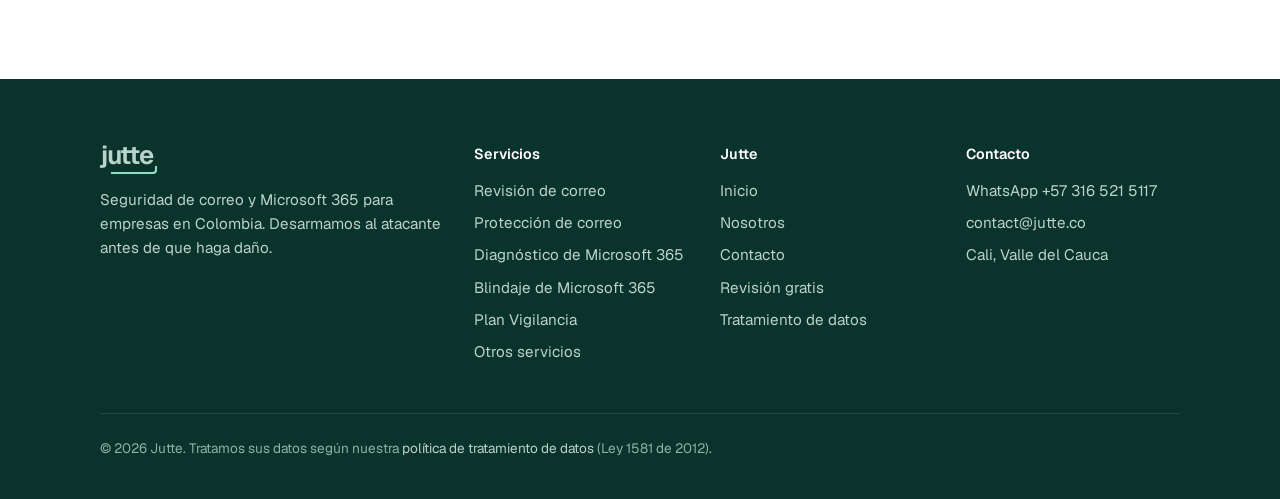
<file: contacto.html>
<!doctype html>
<html lang="es-CO">
<head>
<meta charset="utf-8">
<meta name="viewport" content="width=device-width, initial-scale=1">
<meta http-equiv="Content-Security-Policy" content="default-src 'none'; script-src 'self'; style-src 'self'; font-src 'self'; img-src 'self' data:; connect-src https://jutte-consultas.azurewebsites.net; base-uri 'none'; form-action 'none'">
<meta name="referrer" content="no-referrer">
<title>Contacto | Jutte</title>
<meta name="description" content="Escríbanos por el formulario, WhatsApp o correo. Respondemos el mismo día hábil o el siguiente.">
<link rel="canonical" href="https://jutte.co/contacto.html">
<meta property="og:title" content="Contacto | Jutte">
<meta property="og:description" content="Escríbanos por el formulario, WhatsApp o correo. Respondemos el mismo día hábil o el siguiente.">
<meta property="og:url" content="https://jutte.co/contacto.html">
<meta property="og:locale" content="es_CO">
<meta property="og:type" content="website">
<meta name="theme-color" content="#0B3B33">
<link rel="icon" href="data:image/svg+xml,%3Csvg xmlns='http://www.w3.org/2000/svg' viewBox='0 0 64 64'%3E%3Crect width='64' height='64' rx='14' fill='%230B3B33'/%3E%3Ccircle cx='35' cy='14' r='4.5' fill='%23fff'/%3E%3Cpath d='M35 25v19q0 9-9 9h-4' stroke='%23fff' stroke-width='7' fill='none' stroke-linecap='round'/%3E%3Cpath d='M14 58h30q4 0 4-4v-6' stroke='%238FDDBF' stroke-width='4' fill='none' stroke-linecap='round'/%3E%3C/svg%3E">
<link rel="preload" href="assets/geist.woff2" as="font" type="font/woff2" crossorigin>
<link rel="stylesheet" href="assets/site.css?v=72b36787">
<script src="assets/boot.js"></script>
<script src="assets/site.js?v=72b36787" defer></script>
</head>
<body>
<a class="skip" href="#main">Saltar al contenido</a>
<header class="site-head">
  <div class="wrap bar">
    <a class="brand" href="./" aria-label="Jutte, inicio">jutte</a>
    <button class="menu-btn" type="button" aria-expanded="false" aria-controls="menu">Menú</button>
    <nav class="menu" id="menu" aria-label="Principal"><a href="./">Inicio</a><a href="servicios.html">Servicios</a><a href="nosotros.html">Nosotros</a><a href="contacto.html" aria-current="page">Contacto</a><a class="pill" href="./#revisar">Revisión gratis</a></nav>
  </div>
</header>

<main id="main">
  <section class="contact-hero" aria-labelledby="page-title">
    <div class="wrap">
      <div>
        <p class="kicker">Contacto</p>
        <h1 class="title" id="page-title">Hablemos.</h1>
        <p class="lede">Cuéntenos qué necesita. Respondemos el mismo día hábil o el siguiente.</p>
        <div class="ways-dark">
          <a class="way" href="https://wa.me/573165215117?text=Hola%2C%20quiero%20proteger%20el%20correo%20de%20mi%20empresa." rel="noopener">
            <span class="ico" aria-hidden="true"><svg width="20" height="20" viewBox="0 0 24 24" fill="none" stroke="currentColor" stroke-width="1.8" stroke-linecap="round" stroke-linejoin="round"><path d="M4 20l1.3-3.9A8 8 0 1 1 8 19z"/></svg></span>
            <div><strong>WhatsApp</strong><span>+57 316 521 5117</span></div>
          </a>
          <a class="way" href="mailto:contact@jutte.co">
            <span class="ico" aria-hidden="true"><svg width="20" height="20" viewBox="0 0 24 24" fill="none" stroke="currentColor" stroke-width="1.8" stroke-linecap="round" stroke-linejoin="round"><rect x="3" y="5" width="18" height="14" rx="2"/><path d="M3 7l9 6 9-6"/></svg></span>
            <div><strong>Correo</strong><span>contact@jutte.co</span></div>
          </a>
          <div class="way">
            <span class="ico" aria-hidden="true"><svg width="20" height="20" viewBox="0 0 24 24" fill="none" stroke="currentColor" stroke-width="1.8" stroke-linecap="round" stroke-linejoin="round"><path d="M12 21s-7-6.2-7-11.5a7 7 0 0 1 14 0C19 14.8 12 21 12 21z"/><circle cx="12" cy="9.5" r="2.5"/></svg></span>
            <div><strong>Cali, Valle del Cauca</strong><span>Atendemos en remoto en toda Colombia.</span></div>
          </div>
          <a class="way" href="./#revisar">
            <span class="ico" aria-hidden="true"><svg width="20" height="20" viewBox="0 0 24 24" fill="none" stroke="currentColor" stroke-width="1.8" stroke-linecap="round" stroke-linejoin="round"><circle cx="11" cy="11" r="6"/><path d="M20 20l-4.5-4.5"/></svg></span>
            <div><strong>¿Aún no sabe qué necesita?</strong><span>Haga la revisión gratis, en segundos.</span></div>
          </a>
        </div>
      </div>

      <div class="panel">
        <h2>Escríbanos</h2>
        <p>Le respondemos con los siguientes pasos y, si hace falta, agendamos una llamada.</p>
        <form data-lead="contacto" novalidate>
          <div class="form-grid two">
            <div><label for="c-nombre">Nombre</label><input class="field" id="c-nombre" name="nombre" autocomplete="name"></div>
            <div><label for="c-empresa">Empresa</label><input class="field" id="c-empresa" name="empresa" autocomplete="organization"></div>
            <div><label for="c-correo">Correo de trabajo</label><input class="field" id="c-correo" name="correo" type="email" autocomplete="email" placeholder="nombre@suempresa.com.co"></div>
            <div><label for="c-wa">WhatsApp</label><input class="field" id="c-wa" name="whatsapp" type="tel" inputmode="tel" autocomplete="tel" placeholder="300 123 4567"></div>
            <div class="full"><label for="c-servicio">¿Qué le interesa?</label>
              <select class="field" id="c-servicio" name="servicio">
                <option value="">Elija una opción</option>
                <option value="Revisión de correo">Revisión de correo gratis</option>
                <option value="Protección de correo">Protección de correo</option>
                <option value="Diagnóstico de Microsoft 365">Diagnóstico de Microsoft 365</option>
                <option value="Blindaje de Microsoft 365">Blindaje de Microsoft 365</option>
                <option value="Plan Vigilancia">Plan Vigilancia</option>
                <option value="Portátiles y celulares protegidos">Portátiles y celulares protegidos</option>
                <option value="Datos confidenciales y Ley 1581">Datos confidenciales y Ley 1581</option>
                <option value="Capacitación para su equipo">Capacitación para su equipo</option>
                <option value="Ayuda ante un incidente">Ayuda ante un incidente</option>
                <option value="Otro">Otro</option>
              </select>
            </div>
            <div class="full"><label for="c-mensaje">Mensaje <span class="opt">(opcional)</span></label><textarea class="field" id="c-mensaje" name="mensaje" placeholder="Cuántas personas son, qué usan para el correo, qué le preocupa."></textarea></div>
            <div class="hp" aria-hidden="true"><label for="k-jt">No llene este campo</label><input id="k-jt" name="jt_confirm" type="text" tabindex="-1" autocomplete="off"></div>
            <label class="consent full"><input type="checkbox" name="consentimiento"><span>Autorizo a Jutte a usar estos datos para responderme y contactarme con información de sus servicios por correo y WhatsApp, según su <a href="privacidad.html">política de tratamiento de datos</a>. Puedo pedir que dejen de contactarme cuando quiera.</span></label>
          </div>
          <p class="msg" role="alert" hidden></p>
          <div class="form-actions"><button class="btn btn-green" type="submit">Enviar mensaje</button></div>
        </form>
        <div class="done" role="status" hidden></div>
      </div>
    </div>
  </section>

  <section class="band" aria-labelledby="after-title">
    <div class="wrap narrow">
      <h2 class="big" id="after-title" data-reveal>Qué pasa después.</h2>
      <ol class="timeline">
        <li data-reveal><span class="dot" aria-hidden="true">1</span><h3>Le respondemos</h3><p>El mismo día hábil o el siguiente, por el medio que prefiera.</p></li>
        <li data-reveal><span class="dot" aria-hidden="true">2</span><h3>Revisamos su caso</h3><p>Hacemos la revisión gratis de su dominio y le contamos lo que encontramos en una llamada de 20 minutos.</p></li>
        <li data-reveal><span class="dot" aria-hidden="true">3</span><h3>Le proponemos un paso</h3><p>Con precio fijo y por escrito. Si no le sirve, no pasa nada.</p></li>
      </ol>
    </div>
  </section>
</main>

<footer class="site-foot">
  <div class="wrap">
    <div class="foot-grid">
      <div>
        <a class="brand" href="./" aria-label="Jutte, inicio">jutte</a>
        <p>Seguridad de correo y Microsoft 365 para empresas en Colombia. Desarmamos al atacante antes de que haga daño.</p>
      </div>
      <div>
        <h2>Servicios</h2>
        <ul>
          <li><a href="servicios.html#chequeo">Revisión de correo</a></li>
          <li><a href="servicios.html#correo">Protección de correo</a></li>
          <li><a href="servicios.html#diagnostico">Diagnóstico de Microsoft 365</a></li>
          <li><a href="servicios.html#blindaje">Blindaje de Microsoft 365</a></li>
          <li><a href="servicios.html#vigilancia">Plan Vigilancia</a></li>
          <li><a href="servicios.html#otros">Otros servicios</a></li>
        </ul>
      </div>
      <div>
        <h2>Jutte</h2>
        <ul>
          <li><a href="./">Inicio</a></li>
          <li><a href="nosotros.html">Nosotros</a></li>
          <li><a href="contacto.html">Contacto</a></li>
          <li><a href="./#revisar">Revisión gratis</a></li>
          <li><a href="privacidad.html">Tratamiento de datos</a></li>
        </ul>
      </div>
      <div>
        <h2>Contacto</h2>
        <ul>
          <li><a href="https://wa.me/573165215117" rel="noopener">WhatsApp +57 316 521 5117</a></li>
          <li><a href="mailto:contact@jutte.co">contact@jutte.co</a></li>
          <li>Cali, Valle del Cauca</li>
        </ul>
      </div>
    </div>
    <div class="foot-legal">
      <p>© 2026 Jutte. Tratamos sus datos según nuestra <a href="privacidad.html">política de tratamiento de datos</a> (Ley 1581 de 2012).</p>
    </div>
  </div>
</footer>
</body>
</html>
</file>
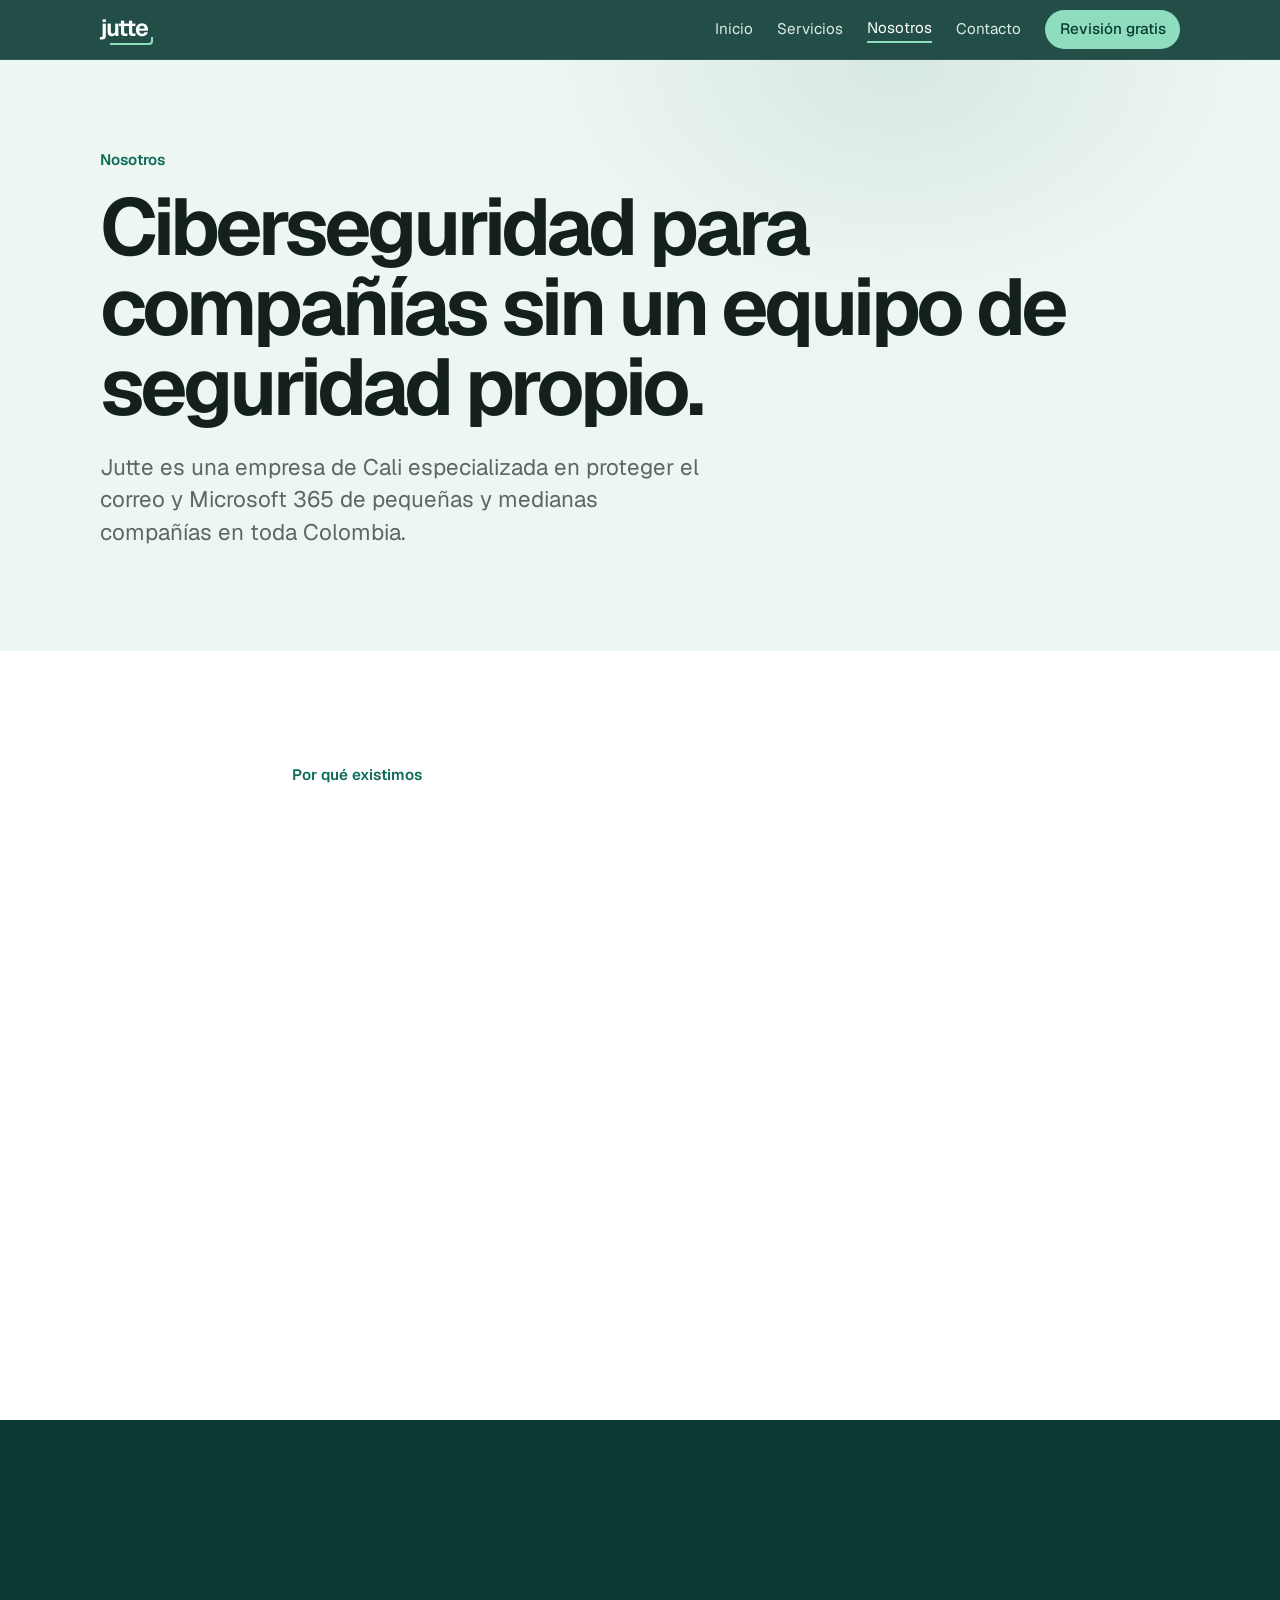
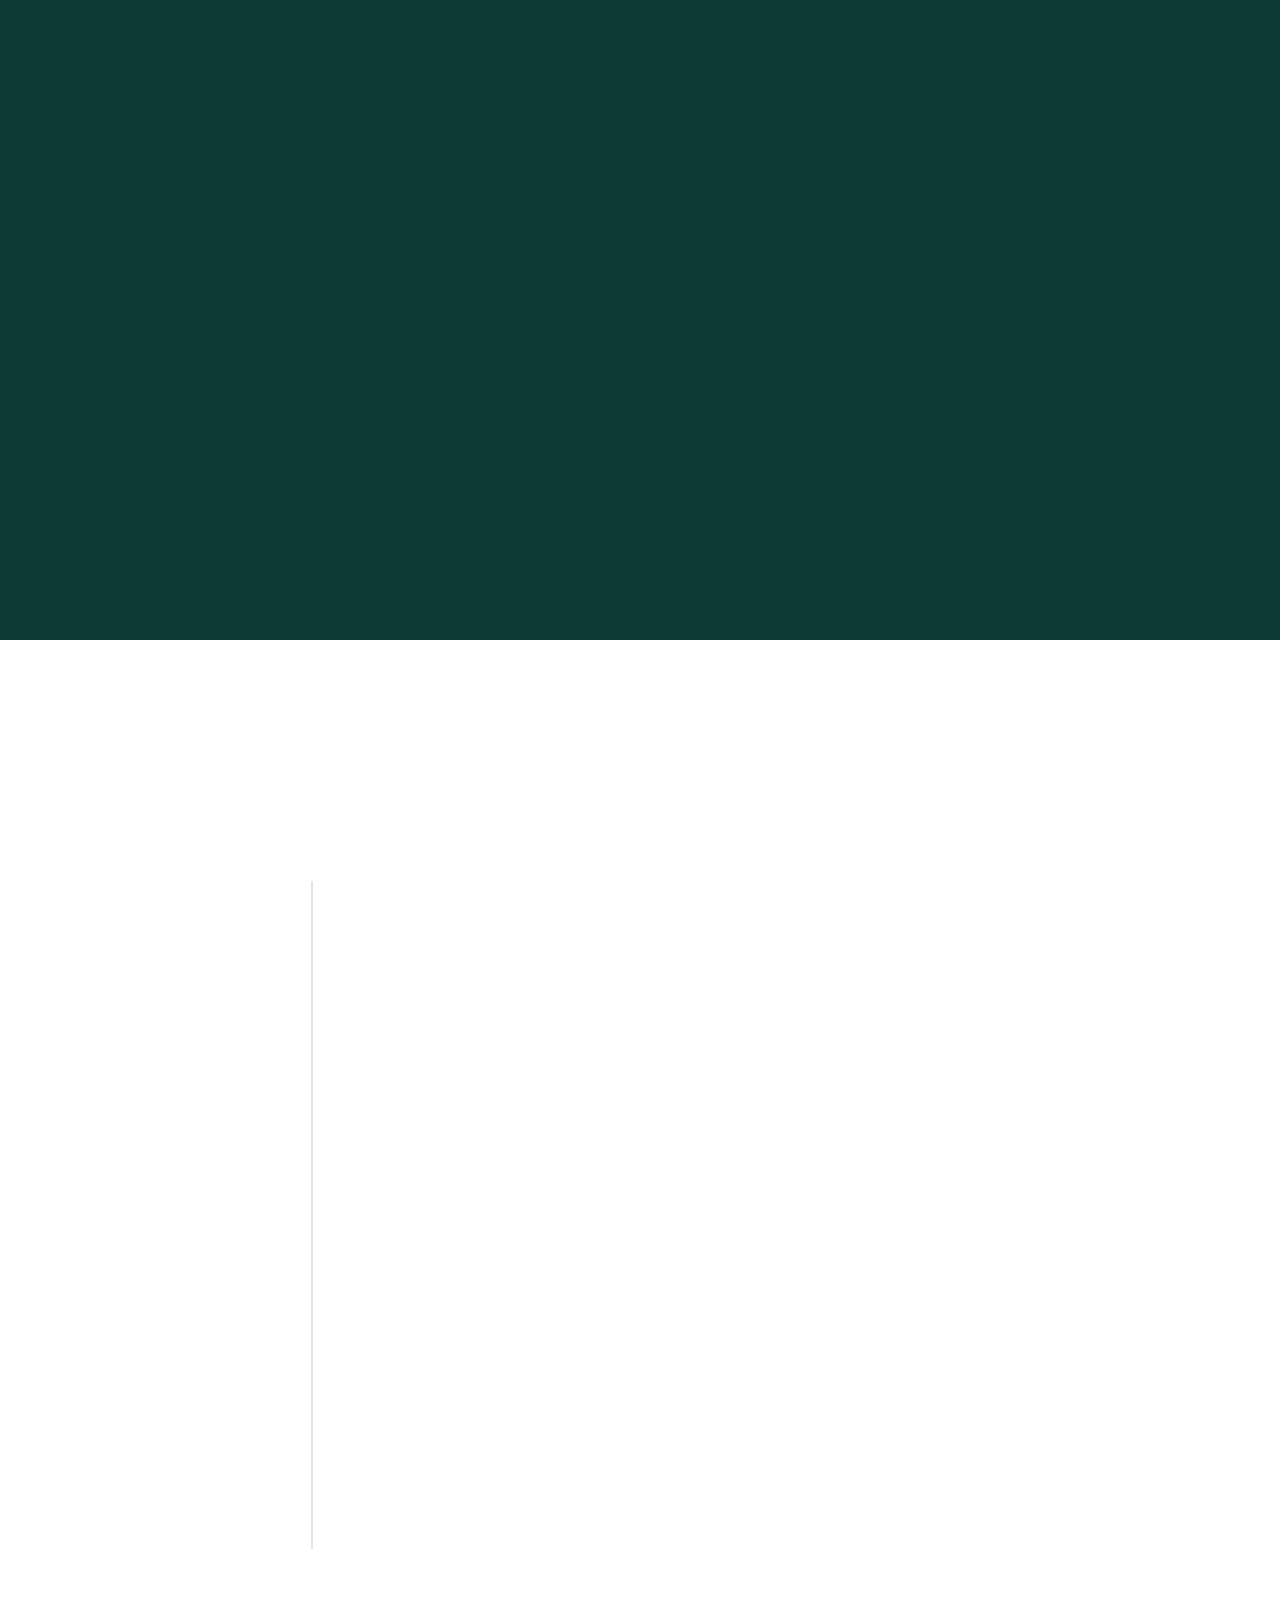
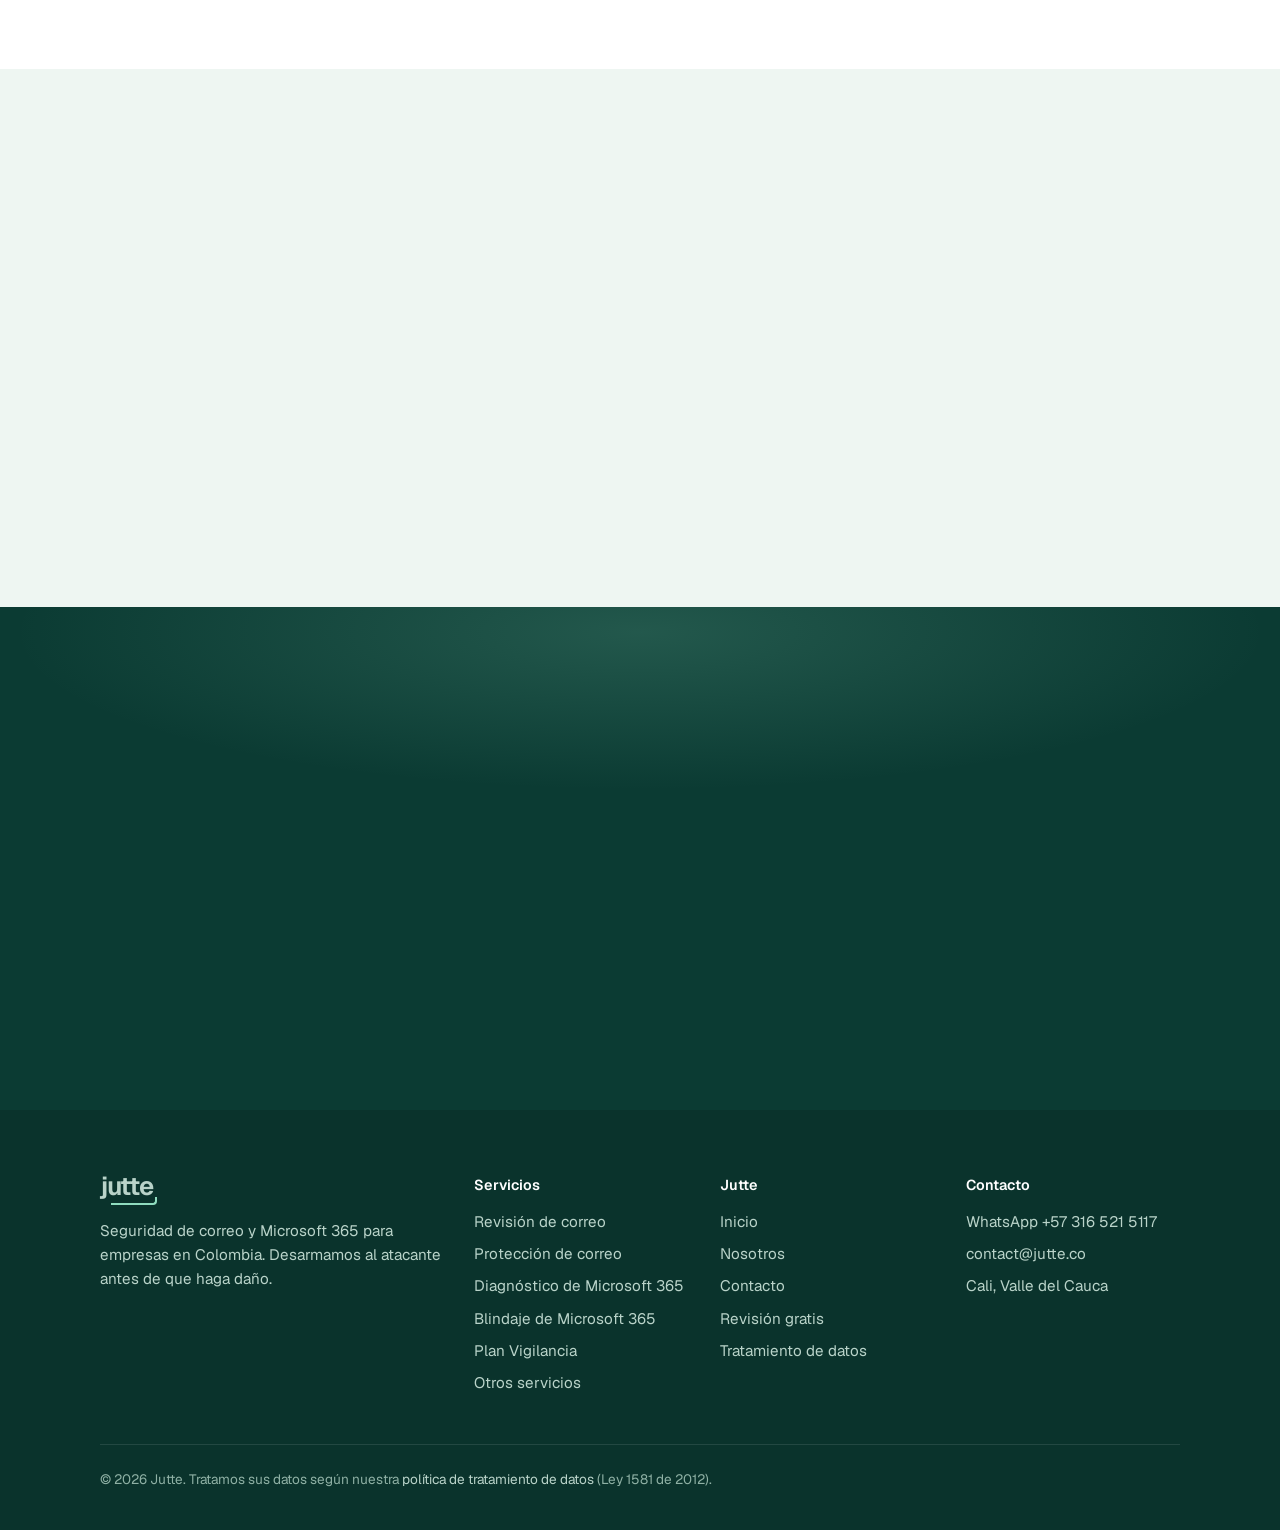
<file: nosotros.html>
<!doctype html>
<html lang="es-CO">
<head>
<meta charset="utf-8">
<meta name="viewport" content="width=device-width, initial-scale=1">
<meta http-equiv="Content-Security-Policy" content="default-src 'none'; script-src 'self'; style-src 'self'; font-src 'self'; img-src 'self' data:; connect-src https://jutte-consultas.azurewebsites.net; base-uri 'none'; form-action 'none'">
<meta name="referrer" content="no-referrer">
<title>Nosotros | Jutte</title>
<meta name="description" content="Jutte protege el correo y Microsoft 365 de pequeñas y medianas compañías en Colombia, con explicaciones claras y acceso mínimo.">
<link rel="canonical" href="https://jutte.co/nosotros.html">
<meta property="og:title" content="Nosotros | Jutte">
<meta property="og:description" content="Jutte protege el correo y Microsoft 365 de pequeñas y medianas compañías en Colombia, con explicaciones claras y acceso mínimo.">
<meta property="og:url" content="https://jutte.co/nosotros.html">
<meta property="og:locale" content="es_CO">
<meta property="og:type" content="website">
<meta name="theme-color" content="#0B3B33">
<link rel="icon" href="data:image/svg+xml,%3Csvg xmlns='http://www.w3.org/2000/svg' viewBox='0 0 64 64'%3E%3Crect width='64' height='64' rx='14' fill='%230B3B33'/%3E%3Ccircle cx='35' cy='14' r='4.5' fill='%23fff'/%3E%3Cpath d='M35 25v19q0 9-9 9h-4' stroke='%23fff' stroke-width='7' fill='none' stroke-linecap='round'/%3E%3Cpath d='M14 58h30q4 0 4-4v-6' stroke='%238FDDBF' stroke-width='4' fill='none' stroke-linecap='round'/%3E%3C/svg%3E">
<link rel="preload" href="assets/geist.woff2" as="font" type="font/woff2" crossorigin>
<link rel="stylesheet" href="assets/site.css?v=72b36787">
<script src="assets/boot.js"></script>
<script src="assets/site.js?v=72b36787" defer></script>
</head>
<body>
<a class="skip" href="#main">Saltar al contenido</a>
<header class="site-head">
  <div class="wrap bar">
    <a class="brand" href="./" aria-label="Jutte, inicio">jutte</a>
    <button class="menu-btn" type="button" aria-expanded="false" aria-controls="menu">Menú</button>
    <nav class="menu" id="menu" aria-label="Principal"><a href="./">Inicio</a><a href="servicios.html">Servicios</a><a href="nosotros.html" aria-current="page">Nosotros</a><a href="contacto.html">Contacto</a><a class="pill" href="./#revisar">Revisión gratis</a></nav>
  </div>
</header>

<main id="main">
  <section class="page-hero light" aria-labelledby="page-title">
    <div class="wrap">
      <p class="kicker">Nosotros</p>
      <h1 class="title" id="page-title">Ciberseguridad para compañías sin un equipo de seguridad propio.</h1>
      <p class="lede">Jutte es una empresa de Cali especializada en proteger el correo y Microsoft 365 de pequeñas y medianas compañías en toda Colombia.</p>
    </div>
  </section>

  <section class="band" aria-labelledby="why-title">
    <div class="wrap narrow">
      <p class="kicker" id="why-title" data-reveal>Por qué existimos</p>
      <p class="statement" data-reveal>Las grandes empresas tienen su propio equipo de seguridad. La mayoría de las compañías pequeñas y medianas no, aunque manejan información igual de delicada y <em>dependen del correo</em> para trabajar.</p>
      <div class="prose">
        <p data-reveal>Jutte nació para cerrar esa brecha. Ofrecemos a compañías de 5 a 200 personas las mismas protecciones que usan las grandes empresas, con precios fijos y explicaciones claras.</p>
        <p class="muted" data-reveal>Nuestra experiencia viene de proteger Microsoft 365 y Azure en compañías del sector salud en Estados Unidos, donde las exigencias legales son muy estrictas. Trabajamos con ese mismo rigor.</p>
      </div>
    </div>
  </section>

  <section class="band-dark" aria-labelledby="name-title">
    <div class="wrap center">
      <h2 class="big" id="name-title" data-reveal>Desarmar al atacante<br>antes de que cause daño.</h2>
      <svg class="jitte" viewBox="0 0 640 120" aria-hidden="true" fill="none" stroke-linecap="round" stroke-linejoin="round" data-reveal>
        <g class="env">
          <rect x="420" y="6" width="104" height="66" rx="7" fill="#0F4A40" stroke="#fff" stroke-width="2.5"/>
          <path d="M423 10l49 34 49-34" stroke="#fff" stroke-width="2.5"/>
        </g>
        <path class="draw" pathLength="1" stroke="#8FDDBF" stroke-width="3" d="M33 88a9 9 0 1 0-18 0a9 9 0 1 0 18 0M33 88h9M42 78h150v20H42zM68 78l13 20M94 78l13 20M120 78l13 20M146 78l13 20M192 81h380c20 0 30 4 35 7c-5 3-15 7-35 7H192"/>
        <path class="draw d2" pathLength="1" stroke="#8FDDBF" stroke-width="4" d="M202 81V58h268"/>
      </svg>
      <p class="lede center narrow" data-reveal>En el Japón del período Edo, la policía llevaba un jutte: una barra de hierro con un gancho, hecha para atrapar la espada del atacante y desarmarlo sin herir a nadie.</p>
      <p class="center narrow" data-reveal="2">Ese es nuestro enfoque: neutralizar al atacante, ya sea un correo falso o una contraseña robada, antes de que afecte a su compañía.</p>
    </div>
  </section>

  <section class="band" aria-labelledby="how-title">
    <div class="wrap narrow">
      <h2 class="big" id="how-title" data-reveal>Cómo trabajamos.</h2>
      <ol class="timeline">
        <li data-reveal><span class="dot" aria-hidden="true">1</span><h3>Comunicación clara</h3><p>Explicamos cada riesgo y cada cambio en términos sencillos, tanto a la gerencia como a su equipo.</p></li>
        <li data-reveal><span class="dot" aria-hidden="true">2</span><h3>Acceso mínimo</h3><p>Usamos permisos de solo lectura siempre que es posible y cuentas exclusivas para el trabajo. Al terminar, retiramos todos los accesos.</p></li>
        <li data-reveal><span class="dot" aria-hidden="true">3</span><h3>Confidencialidad</h3><p>La información de su compañía se usa solo para el trabajo acordado. Al terminar, eliminamos lo que no sea necesario conservar.</p></li>
        <li data-reveal><span class="dot" aria-hidden="true">4</span><h3>Cambios por etapas</h3><p>Aplicamos los cambios de forma gradual y con aviso previo, para que su equipo siga trabajando sin interrupciones.</p></li>
        <li data-reveal><span class="dot" aria-hidden="true">5</span><h3>Predicamos con el ejemplo</h3><p>Nuestro dominio, jutte.co, cumple todas las protecciones que recomendamos. <a href="./?demo=1#revisar">Compruébelo usted mismo</a>.</p></li>
      </ol>
    </div>
  </section>

  <section class="band-mint" aria-labelledby="clients-title">
    <div class="wrap">
      <h2 class="big" id="clients-title" data-reveal>Con quién trabajamos.</h2>
      <div class="cards three">
        <div class="card" data-reveal>
          <h3>Abogados</h3>
          <p>Un poder o una notificación falsa enviada por correo puede costar un proceso.</p>
        </div>
        <div class="card" data-reveal="2">
          <h3>Contadores y revisores fiscales</h3>
          <p>Guardan la información tributaria y de nómina de muchos clientes.</p>
        </div>
        <div class="card" data-reveal="3">
          <h3>Clínicas, IPS y consultorios</h3>
          <p>Manejan historias clínicas y datos de pacientes, información sensible por ley.</p>
        </div>
      </div>
    </div>
  </section>

  <section class="close" aria-labelledby="close-title">
    <div class="wrap center">
      <h2 class="mega" id="close-title" data-reveal>Hablemos.</h2>
      <p class="lede" data-reveal="2">Cuéntenos sobre su compañía y le decimos por dónde empezar.</p>
      <div class="actions center" data-reveal="3">
        <a class="btn btn-jade" href="contacto.html">Escribirnos</a>
        <a class="btn btn-ghost" href="./#revisar">Revisión gratis</a>
      </div>
    </div>
  </section>
</main>

<footer class="site-foot">
  <div class="wrap">
    <div class="foot-grid">
      <div>
        <a class="brand" href="./" aria-label="Jutte, inicio">jutte</a>
        <p>Seguridad de correo y Microsoft 365 para empresas en Colombia. Desarmamos al atacante antes de que haga daño.</p>
      </div>
      <div>
        <h2>Servicios</h2>
        <ul>
          <li><a href="servicios.html#chequeo">Revisión de correo</a></li>
          <li><a href="servicios.html#correo">Protección de correo</a></li>
          <li><a href="servicios.html#diagnostico">Diagnóstico de Microsoft 365</a></li>
          <li><a href="servicios.html#blindaje">Blindaje de Microsoft 365</a></li>
          <li><a href="servicios.html#vigilancia">Plan Vigilancia</a></li>
          <li><a href="servicios.html#otros">Otros servicios</a></li>
        </ul>
      </div>
      <div>
        <h2>Jutte</h2>
        <ul>
          <li><a href="./">Inicio</a></li>
          <li><a href="nosotros.html">Nosotros</a></li>
          <li><a href="contacto.html">Contacto</a></li>
          <li><a href="./#revisar">Revisión gratis</a></li>
          <li><a href="privacidad.html">Tratamiento de datos</a></li>
        </ul>
      </div>
      <div>
        <h2>Contacto</h2>
        <ul>
          <li><a href="https://wa.me/573165215117" rel="noopener">WhatsApp +57 316 521 5117</a></li>
          <li><a href="mailto:contact@jutte.co">contact@jutte.co</a></li>
          <li>Cali, Valle del Cauca</li>
        </ul>
      </div>
    </div>
    <div class="foot-legal">
      <p>© 2026 Jutte. Tratamos sus datos según nuestra <a href="privacidad.html">política de tratamiento de datos</a> (Ley 1581 de 2012).</p>
    </div>
  </div>
</footer>
</body>
</html>
</file>
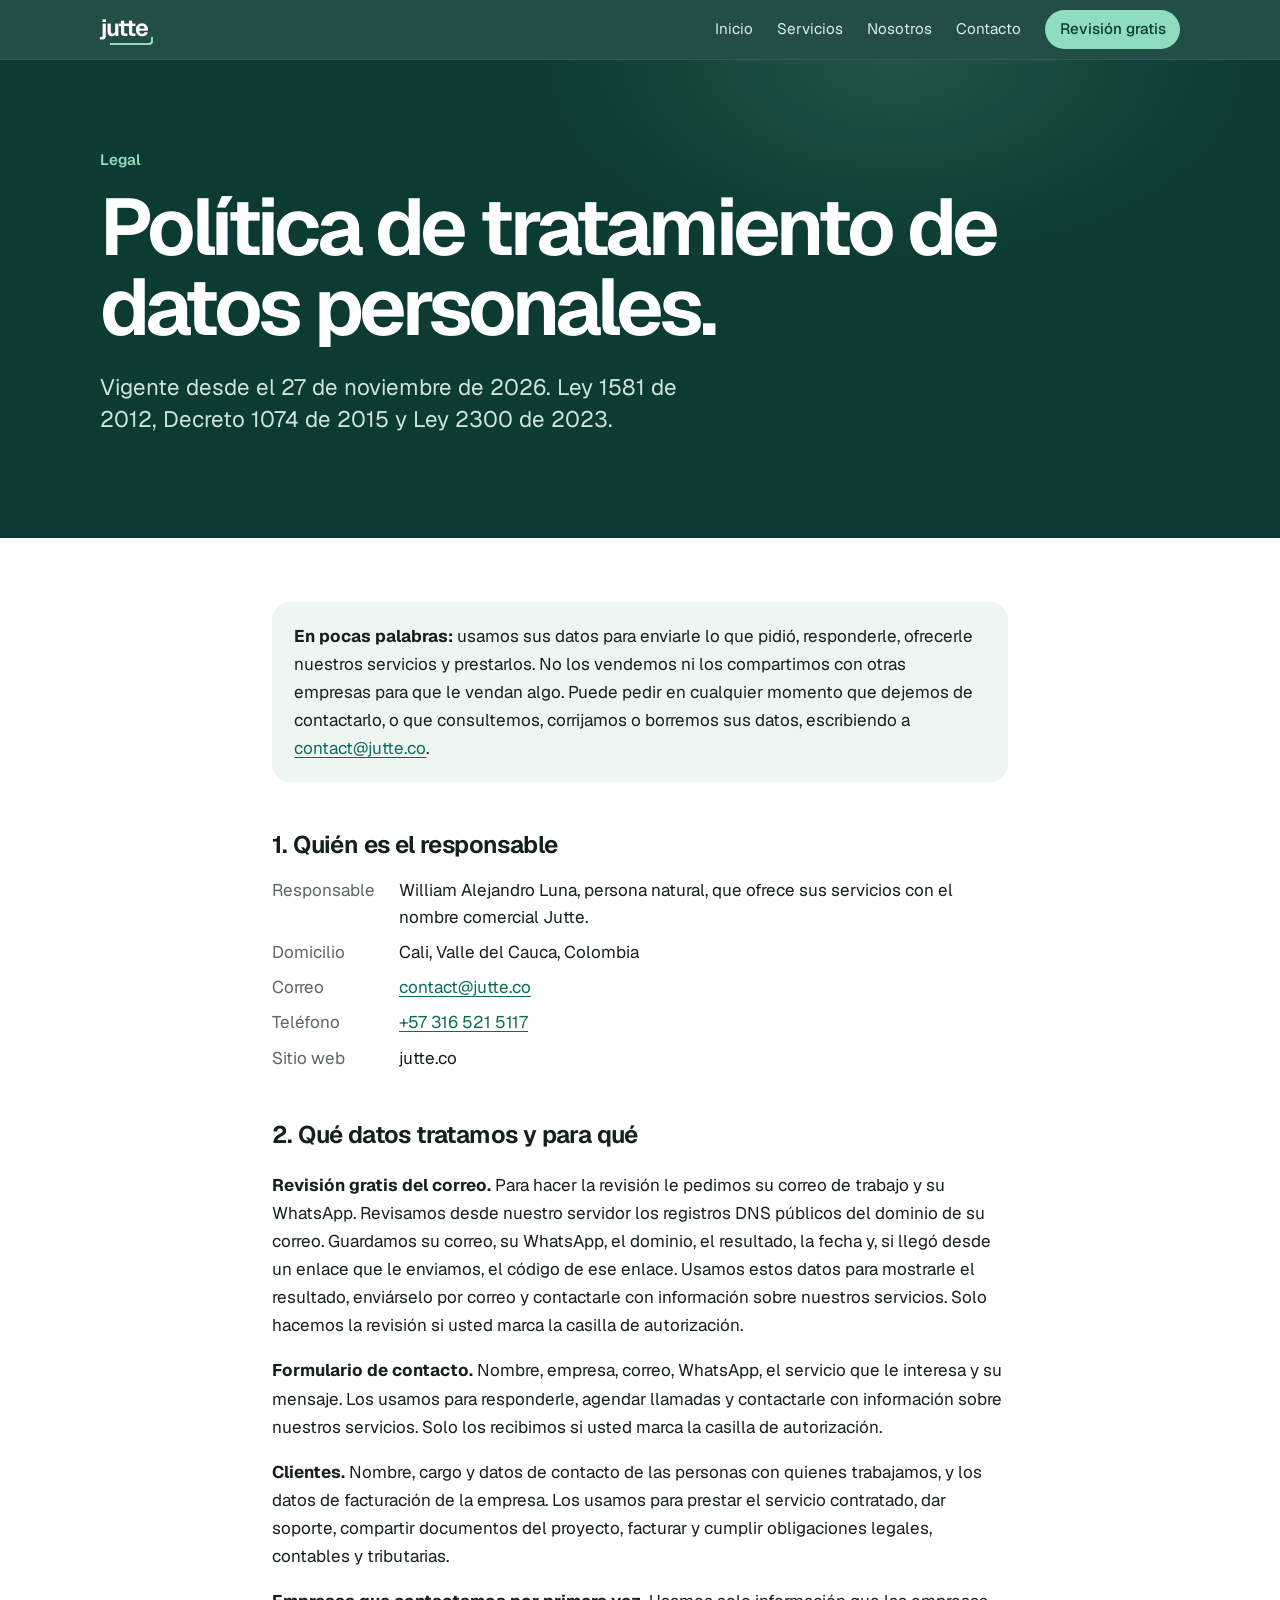
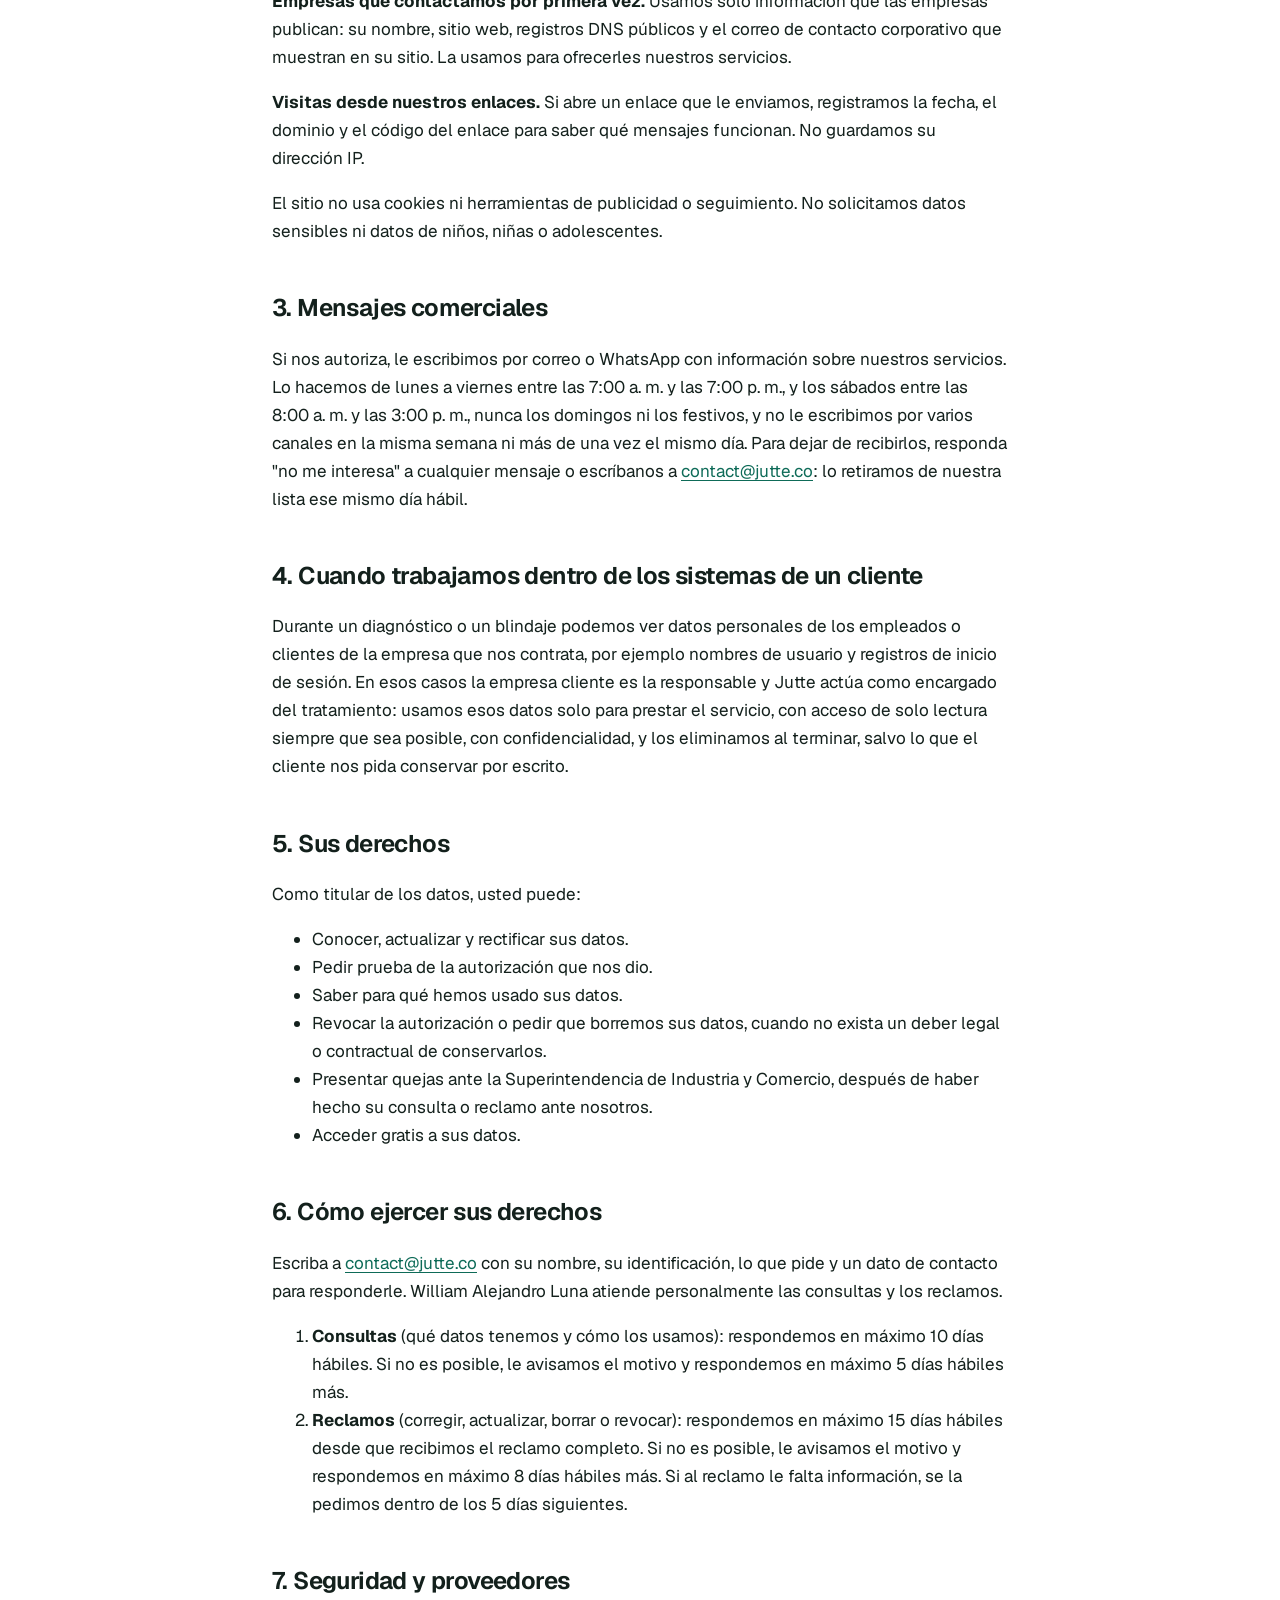
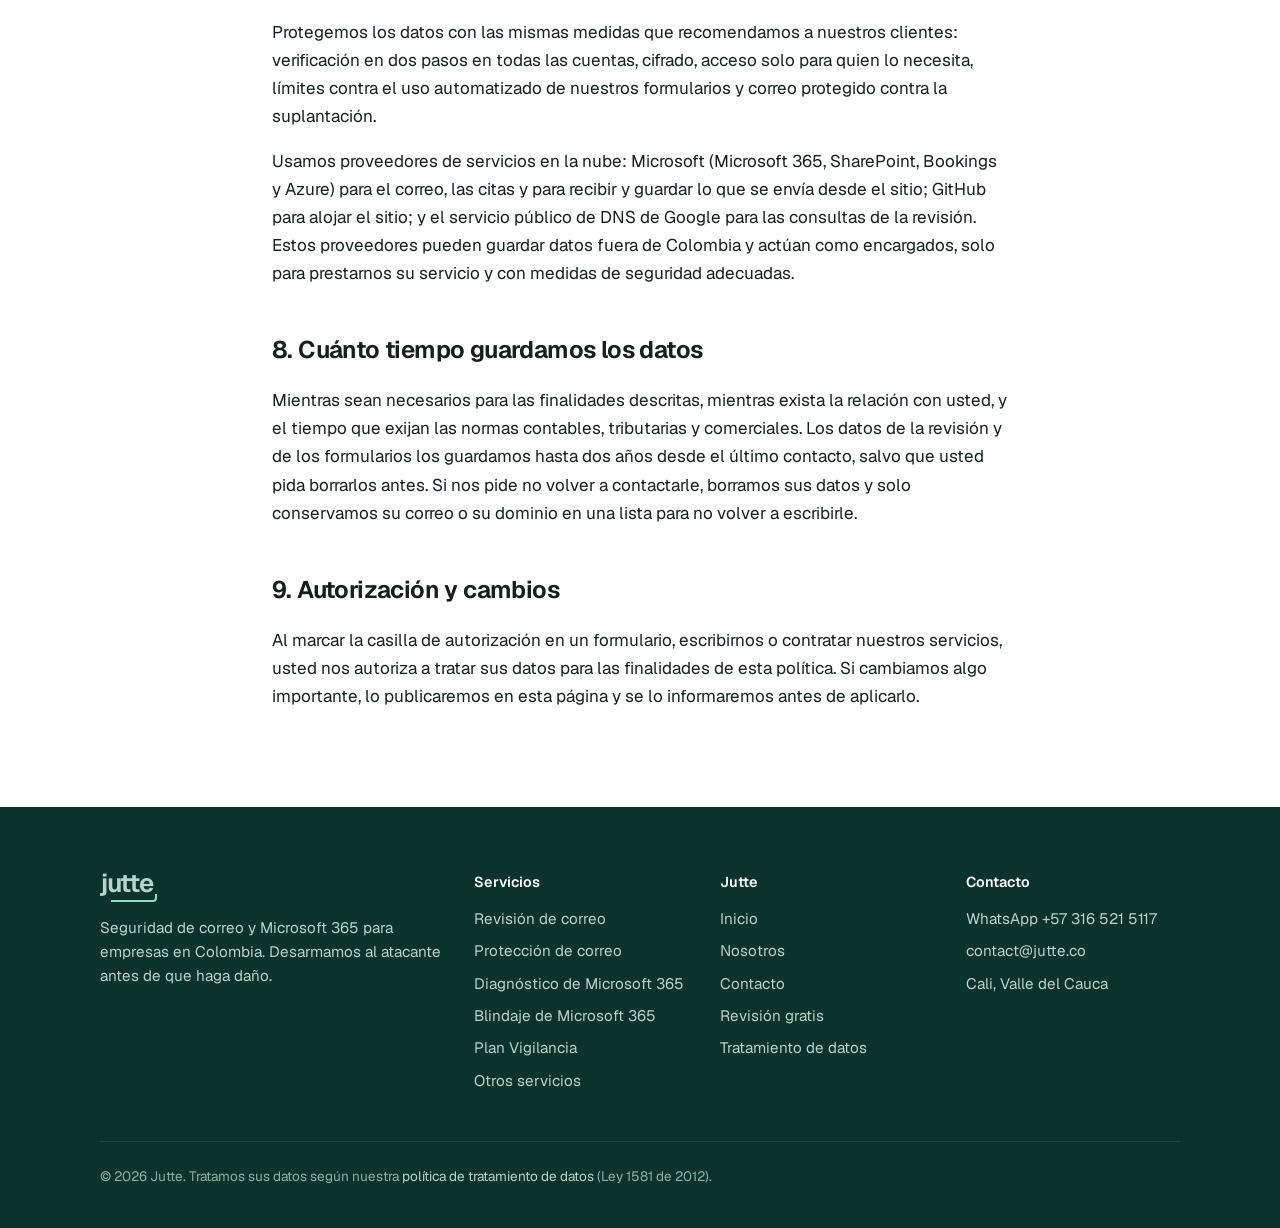
<file: privacidad.html>
<!doctype html>
<html lang="es-CO">
<head>
<meta charset="utf-8">
<meta name="viewport" content="width=device-width, initial-scale=1">
<meta http-equiv="Content-Security-Policy" content="default-src 'none'; script-src 'self'; style-src 'self'; font-src 'self'; img-src 'self' data:; connect-src https://jutte-consultas.azurewebsites.net; base-uri 'none'; form-action 'none'">
<meta name="referrer" content="no-referrer">
<title>Política de tratamiento de datos | Jutte</title>
<meta name="description" content="Cómo Jutte trata los datos personales, según la Ley 1581 de 2012.">
<link rel="canonical" href="https://jutte.co/privacidad.html">
<meta property="og:title" content="Política de tratamiento de datos | Jutte">
<meta property="og:description" content="Cómo Jutte trata los datos personales, según la Ley 1581 de 2012.">
<meta property="og:url" content="https://jutte.co/privacidad.html">
<meta property="og:locale" content="es_CO">
<meta property="og:type" content="website">
<meta name="theme-color" content="#0B3B33">
<link rel="icon" href="data:image/svg+xml,%3Csvg xmlns='http://www.w3.org/2000/svg' viewBox='0 0 64 64'%3E%3Crect width='64' height='64' rx='14' fill='%230B3B33'/%3E%3Ccircle cx='35' cy='14' r='4.5' fill='%23fff'/%3E%3Cpath d='M35 25v19q0 9-9 9h-4' stroke='%23fff' stroke-width='7' fill='none' stroke-linecap='round'/%3E%3Cpath d='M14 58h30q4 0 4-4v-6' stroke='%238FDDBF' stroke-width='4' fill='none' stroke-linecap='round'/%3E%3C/svg%3E">
<link rel="preload" href="assets/geist.woff2" as="font" type="font/woff2" crossorigin>
<link rel="stylesheet" href="assets/site.css?v=72b36787">
<script src="assets/boot.js"></script>
<script src="assets/site.js?v=72b36787" defer></script>
</head>
<body>
<a class="skip" href="#main">Saltar al contenido</a>
<header class="site-head">
  <div class="wrap bar">
    <a class="brand" href="./" aria-label="Jutte, inicio">jutte</a>
    <button class="menu-btn" type="button" aria-expanded="false" aria-controls="menu">Menú</button>
    <nav class="menu" id="menu" aria-label="Principal"><a href="./">Inicio</a><a href="servicios.html">Servicios</a><a href="nosotros.html">Nosotros</a><a href="contacto.html">Contacto</a><a class="pill" href="./#revisar">Revisión gratis</a></nav>
  </div>
</header>

<main id="main">
  <section class="page-hero" aria-labelledby="page-title">
    <div class="wrap">
      <p class="kicker">Legal</p>
      <h1 class="title" id="page-title">Política de tratamiento de datos personales.</h1>
      <p class="lede">Vigente desde el 27 de noviembre de 2026. Ley 1581 de 2012, Decreto 1074 de 2015 y Ley 2300 de 2023.</p>
    </div>
  </section>

  <div class="wrap narrow doc">
    <div class="note">
      <p><strong>En pocas palabras:</strong> usamos sus datos para enviarle lo que pidió, responderle, ofrecerle nuestros servicios y prestarlos. No los vendemos ni los compartimos con otras empresas para que le vendan algo. Puede pedir en cualquier momento que dejemos de contactarlo, o que consultemos, corrijamos o borremos sus datos, escribiendo a <a href="mailto:contact@jutte.co">contact@jutte.co</a>.</p>
    </div>

    <h2>1. Quién es el responsable</h2>
    <dl>
      <dt>Responsable</dt><dd>William Alejandro Luna, persona natural, que ofrece sus servicios con el nombre comercial Jutte.</dd>
      <dt>Domicilio</dt><dd>Cali, Valle del Cauca, Colombia</dd>
      <dt>Correo</dt><dd><a href="mailto:contact@jutte.co">contact@jutte.co</a></dd>
      <dt>Teléfono</dt><dd><a href="tel:+573165215117">+57 316 521 5117</a></dd>
      <dt>Sitio web</dt><dd>jutte.co</dd>
    </dl>

    <h2>2. Qué datos tratamos y para qué</h2>
    <p><strong>Revisión gratis del correo.</strong> Para hacer la revisión le pedimos su correo de trabajo y su WhatsApp. Revisamos desde nuestro servidor los registros DNS públicos del dominio de su correo. Guardamos su correo, su WhatsApp, el dominio, el resultado, la fecha y, si llegó desde un enlace que le enviamos, el código de ese enlace. Usamos estos datos para mostrarle el resultado, enviárselo por correo y contactarle con información sobre nuestros servicios. Solo hacemos la revisión si usted marca la casilla de autorización.</p>
    <p><strong>Formulario de contacto.</strong> Nombre, empresa, correo, WhatsApp, el servicio que le interesa y su mensaje. Los usamos para responderle, agendar llamadas y contactarle con información sobre nuestros servicios. Solo los recibimos si usted marca la casilla de autorización.</p>
    <p><strong>Clientes.</strong> Nombre, cargo y datos de contacto de las personas con quienes trabajamos, y los datos de facturación de la empresa. Los usamos para prestar el servicio contratado, dar soporte, compartir documentos del proyecto, facturar y cumplir obligaciones legales, contables y tributarias.</p>
    <p><strong>Empresas que contactamos por primera vez.</strong> Usamos solo información que las empresas publican: su nombre, sitio web, registros DNS públicos y el correo de contacto corporativo que muestran en su sitio. La usamos para ofrecerles nuestros servicios.</p>
    <p><strong>Visitas desde nuestros enlaces.</strong> Si abre un enlace que le enviamos, registramos la fecha, el dominio y el código del enlace para saber qué mensajes funcionan. No guardamos su dirección IP.</p>
    <p>El sitio no usa cookies ni herramientas de publicidad o seguimiento. No solicitamos datos sensibles ni datos de niños, niñas o adolescentes.</p>

    <h2>3. Mensajes comerciales</h2>
    <p>Si nos autoriza, le escribimos por correo o WhatsApp con información sobre nuestros servicios. Lo hacemos de lunes a viernes entre las 7:00 a. m. y las 7:00 p. m., y los sábados entre las 8:00 a. m. y las 3:00 p. m., nunca los domingos ni los festivos, y no le escribimos por varios canales en la misma semana ni más de una vez el mismo día. Para dejar de recibirlos, responda "no me interesa" a cualquier mensaje o escríbanos a <a href="mailto:contact@jutte.co">contact@jutte.co</a>: lo retiramos de nuestra lista ese mismo día hábil.</p>

    <h2>4. Cuando trabajamos dentro de los sistemas de un cliente</h2>
    <p>Durante un diagnóstico o un blindaje podemos ver datos personales de los empleados o clientes de la empresa que nos contrata, por ejemplo nombres de usuario y registros de inicio de sesión. En esos casos la empresa cliente es la responsable y Jutte actúa como encargado del tratamiento: usamos esos datos solo para prestar el servicio, con acceso de solo lectura siempre que sea posible, con confidencialidad, y los eliminamos al terminar, salvo lo que el cliente nos pida conservar por escrito.</p>

    <h2>5. Sus derechos</h2>
    <p>Como titular de los datos, usted puede:</p>
    <ul>
      <li>Conocer, actualizar y rectificar sus datos.</li>
      <li>Pedir prueba de la autorización que nos dio.</li>
      <li>Saber para qué hemos usado sus datos.</li>
      <li>Revocar la autorización o pedir que borremos sus datos, cuando no exista un deber legal o contractual de conservarlos.</li>
      <li>Presentar quejas ante la Superintendencia de Industria y Comercio, después de haber hecho su consulta o reclamo ante nosotros.</li>
      <li>Acceder gratis a sus datos.</li>
    </ul>

    <h2>6. Cómo ejercer sus derechos</h2>
    <p>Escriba a <a href="mailto:contact@jutte.co">contact@jutte.co</a> con su nombre, su identificación, lo que pide y un dato de contacto para responderle. William Alejandro Luna atiende personalmente las consultas y los reclamos.</p>
    <ol>
      <li><strong>Consultas</strong> (qué datos tenemos y cómo los usamos): respondemos en máximo 10 días hábiles. Si no es posible, le avisamos el motivo y respondemos en máximo 5 días hábiles más.</li>
      <li><strong>Reclamos</strong> (corregir, actualizar, borrar o revocar): respondemos en máximo 15 días hábiles desde que recibimos el reclamo completo. Si no es posible, le avisamos el motivo y respondemos en máximo 8 días hábiles más. Si al reclamo le falta información, se la pedimos dentro de los 5 días siguientes.</li>
    </ol>

    <h2>7. Seguridad y proveedores</h2>
    <p>Protegemos los datos con las mismas medidas que recomendamos a nuestros clientes: verificación en dos pasos en todas las cuentas, cifrado, acceso solo para quien lo necesita, límites contra el uso automatizado de nuestros formularios y correo protegido contra la suplantación.</p>
    <p>Usamos proveedores de servicios en la nube: Microsoft (Microsoft 365, SharePoint, Bookings y Azure) para el correo, las citas y para recibir y guardar lo que se envía desde el sitio; GitHub para alojar el sitio; y el servicio público de DNS de Google para las consultas de la revisión. Estos proveedores pueden guardar datos fuera de Colombia y actúan como encargados, solo para prestarnos su servicio y con medidas de seguridad adecuadas.</p>

    <h2>8. Cuánto tiempo guardamos los datos</h2>
    <p>Mientras sean necesarios para las finalidades descritas, mientras exista la relación con usted, y el tiempo que exijan las normas contables, tributarias y comerciales. Los datos de la revisión y de los formularios los guardamos hasta dos años desde el último contacto, salvo que usted pida borrarlos antes. Si nos pide no volver a contactarle, borramos sus datos y solo conservamos su correo o su dominio en una lista para no volver a escribirle.</p>

    <h2>9. Autorización y cambios</h2>
    <p>Al marcar la casilla de autorización en un formulario, escribirnos o contratar nuestros servicios, usted nos autoriza a tratar sus datos para las finalidades de esta política. Si cambiamos algo importante, lo publicaremos en esta página y se lo informaremos antes de aplicarlo.</p>
  </div>
</main>

<footer class="site-foot">
  <div class="wrap">
    <div class="foot-grid">
      <div>
        <a class="brand" href="./" aria-label="Jutte, inicio">jutte</a>
        <p>Seguridad de correo y Microsoft 365 para empresas en Colombia. Desarmamos al atacante antes de que haga daño.</p>
      </div>
      <div>
        <h2>Servicios</h2>
        <ul>
          <li><a href="servicios.html#chequeo">Revisión de correo</a></li>
          <li><a href="servicios.html#correo">Protección de correo</a></li>
          <li><a href="servicios.html#diagnostico">Diagnóstico de Microsoft 365</a></li>
          <li><a href="servicios.html#blindaje">Blindaje de Microsoft 365</a></li>
          <li><a href="servicios.html#vigilancia">Plan Vigilancia</a></li>
          <li><a href="servicios.html#otros">Otros servicios</a></li>
        </ul>
      </div>
      <div>
        <h2>Jutte</h2>
        <ul>
          <li><a href="./">Inicio</a></li>
          <li><a href="nosotros.html">Nosotros</a></li>
          <li><a href="contacto.html">Contacto</a></li>
          <li><a href="./#revisar">Revisión gratis</a></li>
          <li><a href="privacidad.html">Tratamiento de datos</a></li>
        </ul>
      </div>
      <div>
        <h2>Contacto</h2>
        <ul>
          <li><a href="https://wa.me/573165215117" rel="noopener">WhatsApp +57 316 521 5117</a></li>
          <li><a href="mailto:contact@jutte.co">contact@jutte.co</a></li>
          <li>Cali, Valle del Cauca</li>
        </ul>
      </div>
    </div>
    <div class="foot-legal">
      <p>© 2026 Jutte. Tratamos sus datos según nuestra <a href="privacidad.html">política de tratamiento de datos</a> (Ley 1581 de 2012).</p>
    </div>
  </div>
</footer>
</body>
</html>
</file>
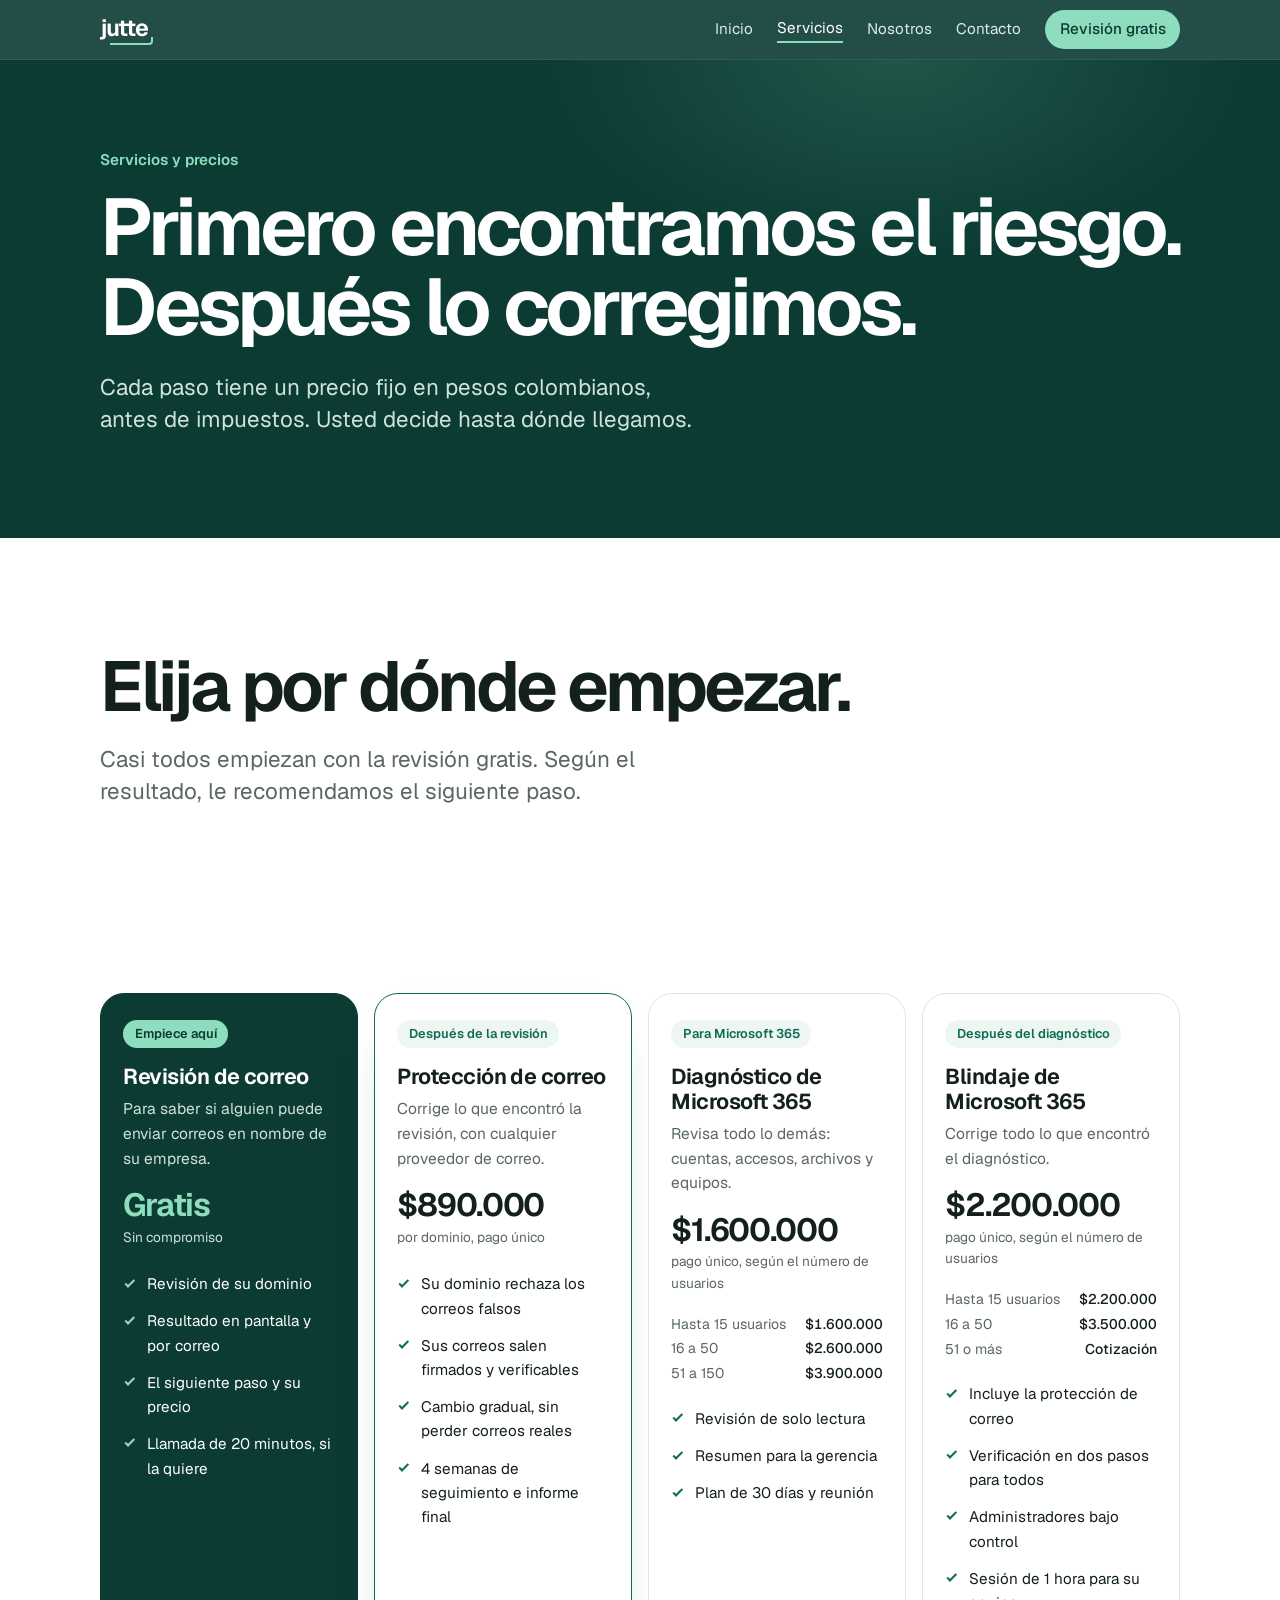
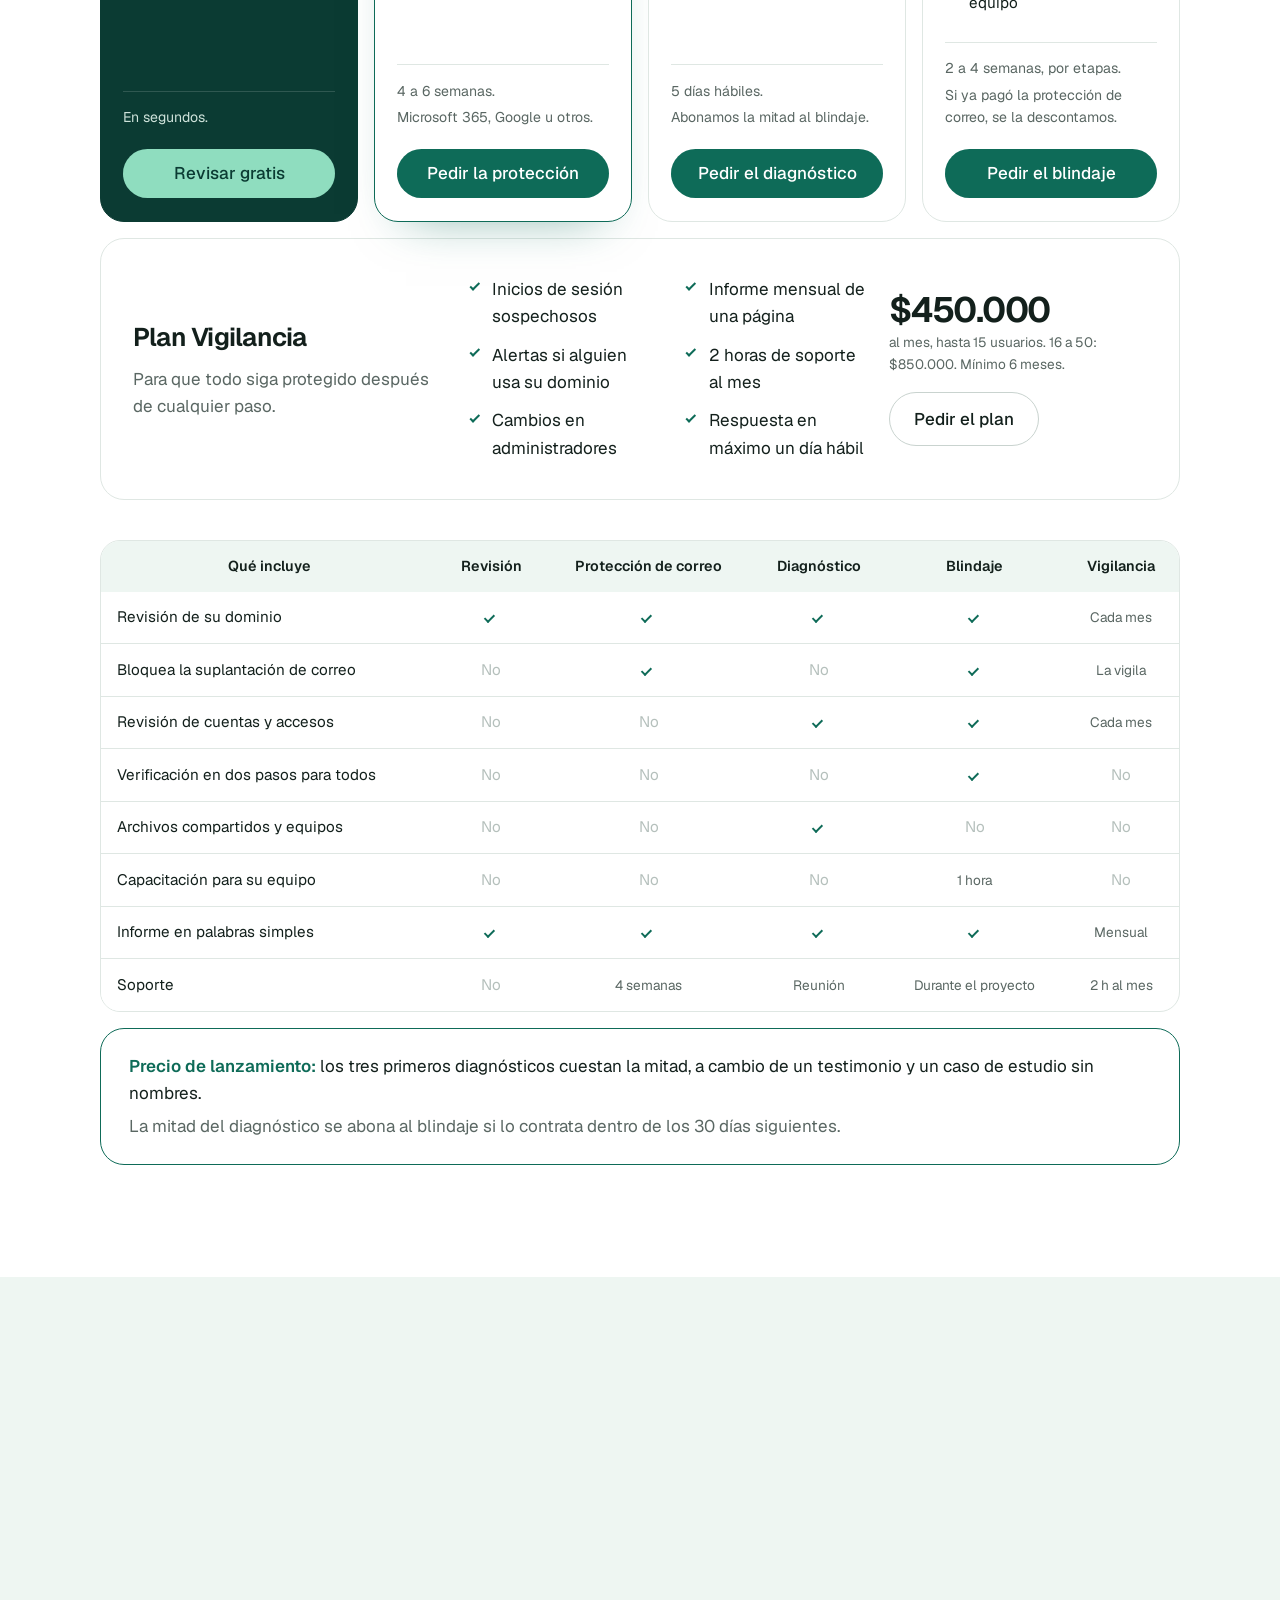
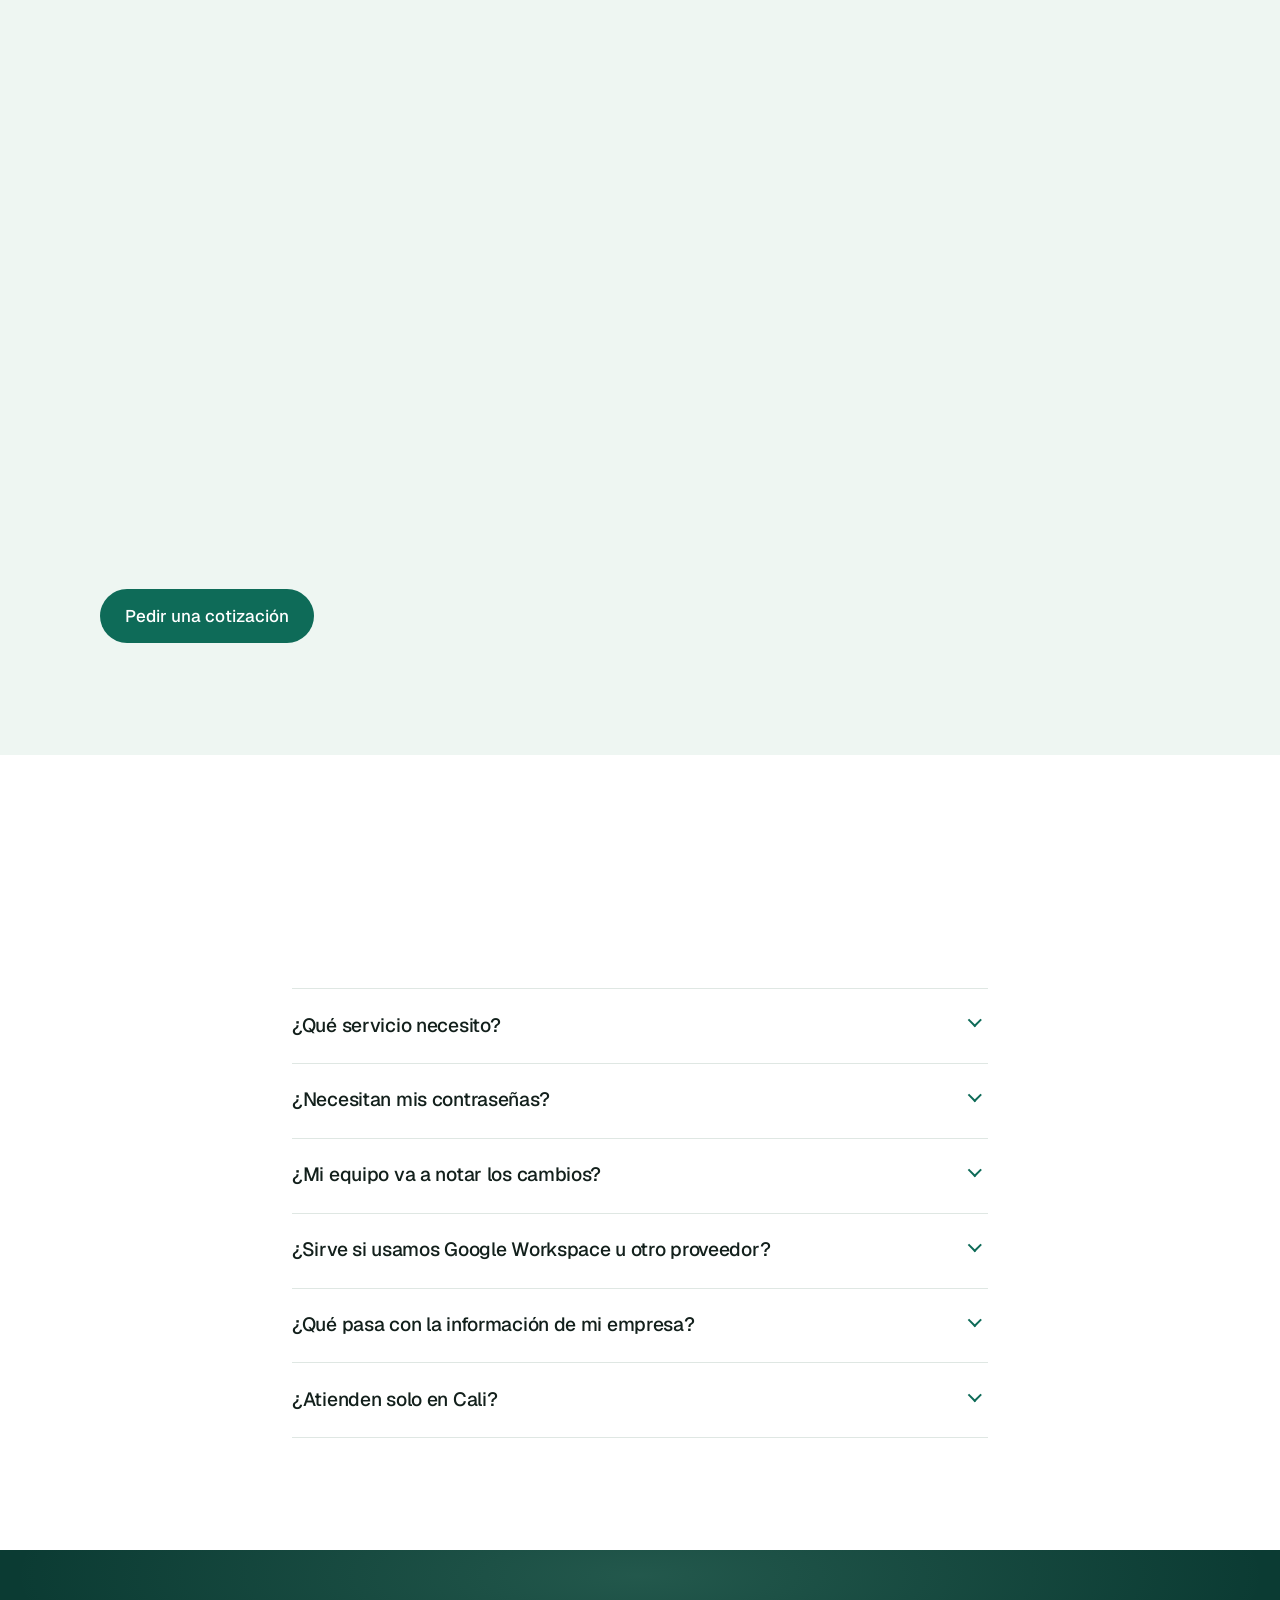
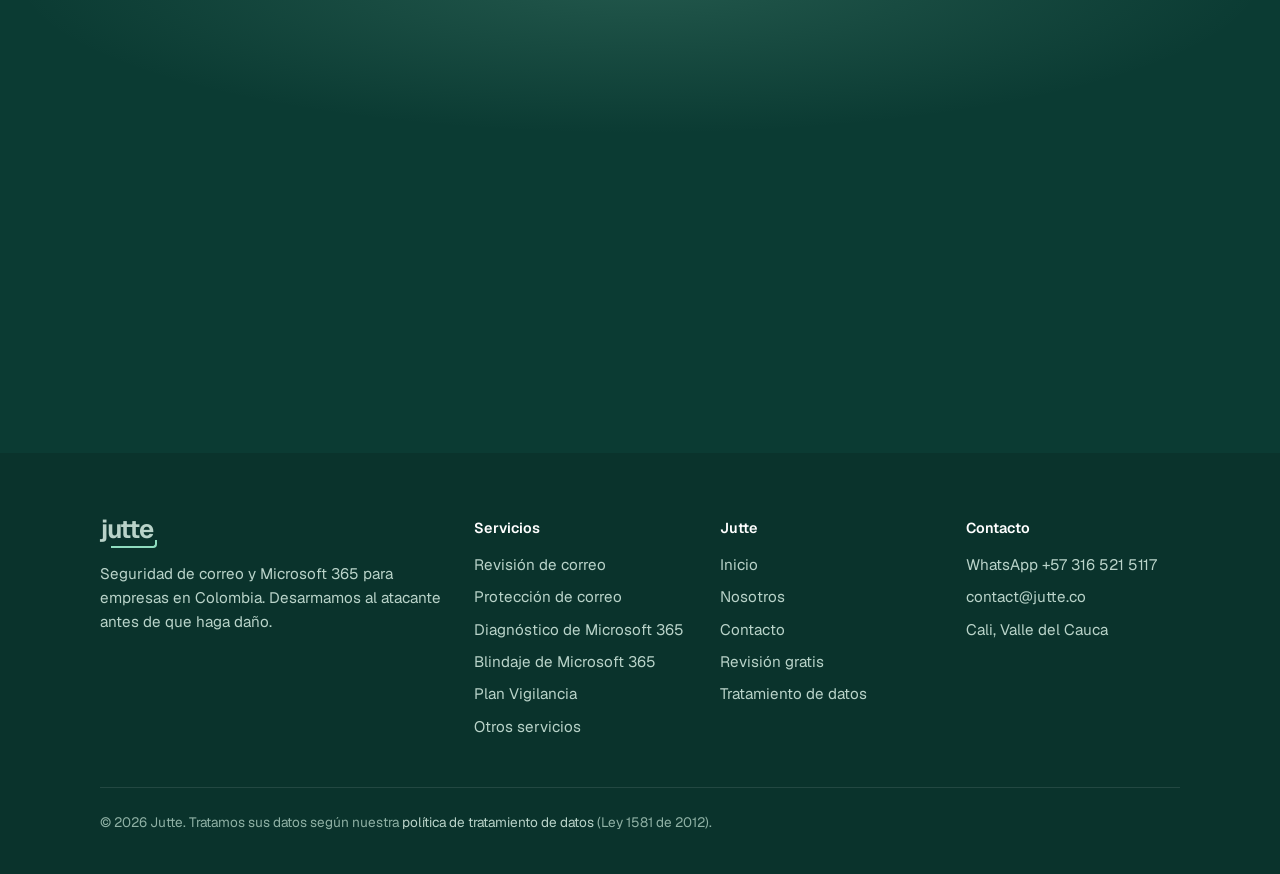
<file: servicios.html>
<!doctype html>
<html lang="es-CO">
<head>
<meta charset="utf-8">
<meta name="viewport" content="width=device-width, initial-scale=1">
<meta http-equiv="Content-Security-Policy" content="default-src 'none'; script-src 'self'; style-src 'self'; font-src 'self'; img-src 'self' data:; connect-src https://jutte-consultas.azurewebsites.net; base-uri 'none'; form-action 'none'">
<meta name="referrer" content="no-referrer">
<title>Servicios y precios | Jutte</title>
<meta name="description" content="Revisión de correo gratis, protección de correo, diagnóstico y blindaje de Microsoft 365, y vigilancia mensual. Compare precios fijos en pesos.">
<link rel="canonical" href="https://jutte.co/servicios.html">
<meta property="og:title" content="Servicios y precios | Jutte">
<meta property="og:description" content="Revisión de correo gratis, protección de correo, diagnóstico y blindaje de Microsoft 365, y vigilancia mensual. Compare precios fijos en pesos.">
<meta property="og:url" content="https://jutte.co/servicios.html">
<meta property="og:locale" content="es_CO">
<meta property="og:type" content="website">
<meta name="theme-color" content="#0B3B33">
<link rel="icon" href="data:image/svg+xml,%3Csvg xmlns='http://www.w3.org/2000/svg' viewBox='0 0 64 64'%3E%3Crect width='64' height='64' rx='14' fill='%230B3B33'/%3E%3Ccircle cx='35' cy='14' r='4.5' fill='%23fff'/%3E%3Cpath d='M35 25v19q0 9-9 9h-4' stroke='%23fff' stroke-width='7' fill='none' stroke-linecap='round'/%3E%3Cpath d='M14 58h30q4 0 4-4v-6' stroke='%238FDDBF' stroke-width='4' fill='none' stroke-linecap='round'/%3E%3C/svg%3E">
<link rel="preload" href="assets/geist.woff2" as="font" type="font/woff2" crossorigin>
<link rel="stylesheet" href="assets/site.css?v=72b36787">
<script src="assets/boot.js"></script>
<script src="assets/site.js?v=72b36787" defer></script>
</head>
<body>
<a class="skip" href="#main">Saltar al contenido</a>
<header class="site-head">
  <div class="wrap bar">
    <a class="brand" href="./" aria-label="Jutte, inicio">jutte</a>
    <button class="menu-btn" type="button" aria-expanded="false" aria-controls="menu">Menú</button>
    <nav class="menu" id="menu" aria-label="Principal"><a href="./">Inicio</a><a href="servicios.html" aria-current="page">Servicios</a><a href="nosotros.html">Nosotros</a><a href="contacto.html">Contacto</a><a class="pill" href="./#revisar">Revisión gratis</a></nav>
  </div>
</header>

<main id="main">
  <section class="page-hero" aria-labelledby="page-title">
    <div class="wrap">
      <p class="kicker">Servicios y precios</p>
      <h1 class="title" id="page-title">Primero encontramos el riesgo. Después lo corregimos.</h1>
      <p class="lede">Cada paso tiene un precio fijo en pesos colombianos, antes de impuestos. Usted decide hasta dónde llegamos.</p>
    </div>
  </section>

  <section class="band" aria-labelledby="plans-title">
    <div class="wrap">
      <h2 class="big" id="plans-title" data-reveal>Elija por dónde empezar.</h2>
      <p class="lede muted lede-gap" data-reveal="2">Casi todos empiezan con la revisión gratis. Según el resultado, le recomendamos el siguiente paso.</p>

      <ol class="route" aria-label="La ruta" data-reveal>
        <li><div><strong>Revisar</strong><span>Gratis, en segundos.</span></div></li>
        <li><div><strong>Proteger</strong><span>Un solo pago para corregir lo que encontramos.</span></div></li>
        <li><div><strong>Mantener</strong><span>Vigilancia mensual, si la necesita.</span></div></li>
      </ol>

      <div class="plans">
        <article class="plan plan-free" id="chequeo">
          <span class="tag">Empiece aquí</span>
          <h3>Revisión de correo</h3>
          <p class="for">Para saber si alguien puede enviar correos en nombre de su empresa.</p>
          <p class="price">Gratis</p>
          <p class="unit">Sin compromiso</p>
          <ul>
            <li>Revisión de su dominio</li>
            <li>Resultado en pantalla y por correo</li>
            <li>El siguiente paso y su precio</li>
            <li>Llamada de 20 minutos, si la quiere</li>
          </ul>
          <div class="meta"><p>En segundos.</p></div>
          <a class="btn btn-jade" href="./#revisar">Revisar gratis</a>
        </article>

        <article class="plan plan-next" id="correo">
          <span class="tag">Después de la revisión</span>
          <h3>Protección de correo</h3>
          <p class="for">Corrige lo que encontró la revisión, con cualquier proveedor de correo.</p>
          <p class="price">$890.000</p>
          <p class="unit">por dominio, pago único</p>
          <ul>
            <li>Su dominio rechaza los correos falsos</li>
            <li>Sus correos salen firmados y verificables</li>
            <li>Cambio gradual, sin perder correos reales</li>
            <li>4 semanas de seguimiento e informe final</li>
          </ul>
          <div class="meta"><p>4 a 6 semanas.</p><p>Microsoft 365, Google u otros.</p></div>
          <a class="btn btn-green" href="contacto.html?servicio=correo">Pedir la protección</a>
        </article>

        <article class="plan" id="diagnostico">
          <span class="tag">Para Microsoft 365</span>
          <h3>Diagnóstico de Microsoft 365</h3>
          <p class="for">Revisa todo lo demás: cuentas, accesos, archivos y equipos.</p>
          <p class="price">$1.600.000</p>
          <p class="unit">pago único, según el número de usuarios</p>
          <dl class="mini-tiers">
            <dt>Hasta 15 usuarios</dt><dd>$1.600.000</dd>
            <dt>16 a 50</dt><dd>$2.600.000</dd>
            <dt>51 a 150</dt><dd>$3.900.000</dd>
          </dl>
          <ul>
            <li>Revisión de solo lectura</li>
            <li>Resumen para la gerencia</li>
            <li>Plan de 30 días y reunión</li>
          </ul>
          <div class="meta"><p>5 días hábiles.</p><p>Abonamos la mitad al blindaje.</p></div>
          <a class="btn btn-green" href="contacto.html?servicio=diagnostico">Pedir el diagnóstico</a>
        </article>

        <article class="plan" id="blindaje">
          <span class="tag">Después del diagnóstico</span>
          <h3>Blindaje de Microsoft 365</h3>
          <p class="for">Corrige todo lo que encontró el diagnóstico.</p>
          <p class="price">$2.200.000</p>
          <p class="unit">pago único, según el número de usuarios</p>
          <dl class="mini-tiers">
            <dt>Hasta 15 usuarios</dt><dd>$2.200.000</dd>
            <dt>16 a 50</dt><dd>$3.500.000</dd>
            <dt>51 o más</dt><dd>Cotización</dd>
          </dl>
          <ul>
            <li>Incluye la protección de correo</li>
            <li>Verificación en dos pasos para todos</li>
            <li>Administradores bajo control</li>
            <li>Sesión de 1 hora para su equipo</li>
          </ul>
          <div class="meta"><p>2 a 4 semanas, por etapas.</p><p>Si ya pagó la protección de correo, se la descontamos.</p></div>
          <a class="btn btn-green" href="contacto.html?servicio=blindaje">Pedir el blindaje</a>
        </article>
      </div>

      <article class="plan-wide" id="vigilancia">
        <div>
          <h3>Plan Vigilancia</h3>
          <p class="for">Para que todo siga protegido después de cualquier paso.</p>
        </div>
        <ul>
          <li>Inicios de sesión sospechosos</li>
          <li>Alertas si alguien usa su dominio</li>
          <li>Cambios en administradores</li>
          <li>Informe mensual de una página</li>
          <li>2 horas de soporte al mes</li>
          <li>Respuesta en máximo un día hábil</li>
        </ul>
        <div>
          <p class="price">$450.000</p>
          <p class="unit">al mes, hasta 15 usuarios. 16 a 50: $850.000. Mínimo 6 meses.</p>
          <a class="btn btn-line" href="contacto.html?servicio=vigilancia">Pedir el plan</a>
        </div>
      </article>

      <h2 class="sr-only" id="compare-title">Comparación de servicios</h2>
      <div class="compare-wrap" role="region" aria-labelledby="compare-title" tabindex="0">
        <table class="compare">
          <thead>
            <tr><th scope="col">Qué incluye</th><th scope="col">Revisión</th><th scope="col">Protección de correo</th><th scope="col">Diagnóstico</th><th scope="col">Blindaje</th><th scope="col">Vigilancia</th></tr>
          </thead>
          <tbody>
            <tr><th scope="row">Revisión de su dominio</th><td><span class="yes"><span class="sr-only">Sí</span></span></td><td><span class="yes"><span class="sr-only">Sí</span></span></td><td><span class="yes"><span class="sr-only">Sí</span></span></td><td><span class="yes"><span class="sr-only">Sí</span></span></td><td><span class="part">Cada mes</span></td></tr>
            <tr><th scope="row">Bloquea la suplantación de correo</th><td><span class="no">No</span></td><td><span class="yes"><span class="sr-only">Sí</span></span></td><td><span class="no">No</span></td><td><span class="yes"><span class="sr-only">Sí</span></span></td><td><span class="part">La vigila</span></td></tr>
            <tr><th scope="row">Revisión de cuentas y accesos</th><td><span class="no">No</span></td><td><span class="no">No</span></td><td><span class="yes"><span class="sr-only">Sí</span></span></td><td><span class="yes"><span class="sr-only">Sí</span></span></td><td><span class="part">Cada mes</span></td></tr>
            <tr><th scope="row">Verificación en dos pasos para todos</th><td><span class="no">No</span></td><td><span class="no">No</span></td><td><span class="no">No</span></td><td><span class="yes"><span class="sr-only">Sí</span></span></td><td><span class="no">No</span></td></tr>
            <tr><th scope="row">Archivos compartidos y equipos</th><td><span class="no">No</span></td><td><span class="no">No</span></td><td><span class="yes"><span class="sr-only">Sí</span></span></td><td><span class="no">No</span></td><td><span class="no">No</span></td></tr>
            <tr><th scope="row">Capacitación para su equipo</th><td><span class="no">No</span></td><td><span class="no">No</span></td><td><span class="no">No</span></td><td><span class="part">1 hora</span></td><td><span class="no">No</span></td></tr>
            <tr><th scope="row">Informe en palabras simples</th><td><span class="yes"><span class="sr-only">Sí</span></span></td><td><span class="yes"><span class="sr-only">Sí</span></span></td><td><span class="yes"><span class="sr-only">Sí</span></span></td><td><span class="yes"><span class="sr-only">Sí</span></span></td><td><span class="part">Mensual</span></td></tr>
            <tr><th scope="row">Soporte</th><td><span class="no">No</span></td><td><span class="part">4 semanas</span></td><td><span class="part">Reunión</span></td><td><span class="part">Durante el proyecto</span></td><td><span class="part">2 h al mes</span></td></tr>
          </tbody>
        </table>
      </div>
      <p class="swipe-hint">Deslice la tabla hacia los lados para ver todo.</p>

      <div class="launch">
        <p><strong>Precio de lanzamiento:</strong> los tres primeros diagnósticos cuestan la mitad, a cambio de un testimonio y un caso de estudio sin nombres.</p>
        <p>La mitad del diagnóstico se abona al blindaje si lo contrata dentro de los 30 días siguientes.</p>
      </div>
    </div>
  </section>

  <section class="band-mint" id="otros" aria-labelledby="other-title">
    <div class="wrap">
      <h2 class="big" id="other-title" data-reveal>Otros servicios.</h2>
      <p class="lede muted lede-gap" data-reveal="2">Para lo que va más allá del correo y las cuentas. Los cotizamos según el tamaño de su empresa.</p>
      <div class="svc-mini">
        <div class="card" id="equipos" data-reveal>
          <span class="ico" aria-hidden="true"><svg width="22" height="22" viewBox="0 0 24 24" fill="none" stroke="currentColor" stroke-width="1.8" stroke-linecap="round" stroke-linejoin="round"><rect x="4" y="5" width="16" height="11" rx="1.5"/><path d="M2 19h20"/></svg></span>
          <h3>Portátiles y celulares protegidos</h3>
          <p>Equipos cifrados, siempre actualizados y bajo control. Si uno se pierde, o alguien deja la empresa, lo bloqueamos y borramos a distancia.</p>
          <span class="price-tag">Cotización</span>
        </div>
        <div class="card" id="datos" data-reveal="2">
          <span class="ico" aria-hidden="true"><svg width="22" height="22" viewBox="0 0 24 24" fill="none" stroke="currentColor" stroke-width="1.8" stroke-linecap="round" stroke-linejoin="round"><path d="M7 3h7l5 5v13H7z"/><path d="M14 3v5h5M10 13h6M10 17h6"/></svg></span>
          <h3>Datos confidenciales y Ley 1581</h3>
          <p>Marcamos los documentos confidenciales y evitamos que salgan por error en un correo o un enlace público. Le damos el soporte técnico para cumplir la Ley 1581.</p>
          <span class="price-tag">Cotización</span>
        </div>
        <div class="card" id="capacitacion" data-reveal>
          <span class="ico" aria-hidden="true"><svg width="22" height="22" viewBox="0 0 24 24" fill="none" stroke="currentColor" stroke-width="1.8" stroke-linecap="round" stroke-linejoin="round"><circle cx="9" cy="8" r="3"/><path d="M3 20c0-3.3 2.7-6 6-6s6 2.7 6 6"/><circle cx="17.5" cy="9.5" r="2.5"/><path d="M16 14.2c3 .2 5 2.6 5 5.8"/></svg></span>
          <h3>Capacitación para su equipo</h3>
          <p>Sesiones prácticas con ejemplos reales para que su equipo reconozca un correo falso antes de abrirlo.</p>
          <span class="price-tag">Cotización</span>
        </div>
        <div class="card" id="incidentes" data-reveal="2">
          <span class="ico" aria-hidden="true"><svg width="22" height="22" viewBox="0 0 24 24" fill="none" stroke="currentColor" stroke-width="1.8" stroke-linecap="round" stroke-linejoin="round"><path d="M12 3l9 16H3z"/><path d="M12 10v4M12 17h.01"/></svg></span>
          <h3>Ayuda ante un incidente</h3>
          <p>¿Le robaron una cuenta o salieron correos falsos con su nombre? Contenemos el problema, revisamos qué pasó y cerramos la puerta.</p>
          <span class="price-tag">Cotización</span>
        </div>
      </div>
      <div class="actions"><a class="btn btn-green" href="contacto.html">Pedir una cotización</a></div>
    </div>
  </section>

  <section class="band" aria-labelledby="faq-title">
    <div class="wrap narrow">
      <h2 class="big" id="faq-title" data-reveal>Preguntas frecuentes.</h2>
      <div class="faq">
        <details>
          <summary>¿Qué servicio necesito?</summary>
          <p>Empiece con la revisión gratis. Si el problema es solo el correo, la protección de correo lo resuelve. Si usa Microsoft 365 y quiere proteger también cuentas y accesos, el camino es el diagnóstico y luego el blindaje.</p>
        </details>
        <details>
          <summary>¿Necesitan mis contraseñas?</summary>
          <p>No. Para el diagnóstico usamos un acceso de solo lectura que usted mismo crea y retira cuando terminamos. Nunca le pedimos la contraseña de nadie.</p>
        </details>
        <details>
          <summary>¿Mi equipo va a notar los cambios?</summary>
          <p>Muy poco. Hacemos los cambios por etapas y le avisamos antes de cada uno. Lo que más notan es la verificación en dos pasos al iniciar sesión, y los acompañamos para activarla.</p>
        </details>
        <details>
          <summary>¿Sirve si usamos Google Workspace u otro proveedor?</summary>
          <p>Sí. La revisión y la protección de correo funcionan con cualquier proveedor. El diagnóstico y el blindaje están pensados para Microsoft 365.</p>
        </details>
        <details>
          <summary>¿Qué pasa con la información de mi empresa?</summary>
          <p>Trabajamos con confidencialidad y con el mínimo acceso posible, y retiramos los permisos al terminar. Tratamos los datos según nuestra <a href="privacidad.html">política de tratamiento de datos</a>.</p>
        </details>
        <details>
          <summary>¿Atienden solo en Cali?</summary>
          <p>Trabajamos en remoto con empresas de toda Colombia. En Cali, Jamundí y Yumbo también podemos reunirnos en su oficina.</p>
        </details>
      </div>
    </div>
  </section>

  <section class="close" aria-labelledby="close-title">
    <div class="wrap center">
      <h2 class="mega" id="close-title" data-reveal>Empiece gratis.</h2>
      <p class="lede" data-reveal="2">Revise su dominio en segundos y decida con información real.</p>
      <div class="actions center" data-reveal="3">
        <a class="btn btn-jade" href="./#revisar">Revisión gratis</a>
        <a class="btn btn-ghost" href="contacto.html">Hablar con nosotros</a>
      </div>
    </div>
  </section>
</main>

<footer class="site-foot">
  <div class="wrap">
    <div class="foot-grid">
      <div>
        <a class="brand" href="./" aria-label="Jutte, inicio">jutte</a>
        <p>Seguridad de correo y Microsoft 365 para empresas en Colombia. Desarmamos al atacante antes de que haga daño.</p>
      </div>
      <div>
        <h2>Servicios</h2>
        <ul>
          <li><a href="servicios.html#chequeo">Revisión de correo</a></li>
          <li><a href="servicios.html#correo">Protección de correo</a></li>
          <li><a href="servicios.html#diagnostico">Diagnóstico de Microsoft 365</a></li>
          <li><a href="servicios.html#blindaje">Blindaje de Microsoft 365</a></li>
          <li><a href="servicios.html#vigilancia">Plan Vigilancia</a></li>
          <li><a href="servicios.html#otros">Otros servicios</a></li>
        </ul>
      </div>
      <div>
        <h2>Jutte</h2>
        <ul>
          <li><a href="./">Inicio</a></li>
          <li><a href="nosotros.html">Nosotros</a></li>
          <li><a href="contacto.html">Contacto</a></li>
          <li><a href="./#revisar">Revisión gratis</a></li>
          <li><a href="privacidad.html">Tratamiento de datos</a></li>
        </ul>
      </div>
      <div>
        <h2>Contacto</h2>
        <ul>
          <li><a href="https://wa.me/573165215117" rel="noopener">WhatsApp +57 316 521 5117</a></li>
          <li><a href="mailto:contact@jutte.co">contact@jutte.co</a></li>
          <li>Cali, Valle del Cauca</li>
        </ul>
      </div>
    </div>
    <div class="foot-legal">
      <p>© 2026 Jutte. Tratamos sus datos según nuestra <a href="privacidad.html">política de tratamiento de datos</a> (Ley 1581 de 2012).</p>
    </div>
  </div>
</footer>
</body>
</html>
</file>
<file: assets/site.css>
@font-face {
  font-family: "Geist";
  src: url(geist.woff2) format("woff2");
  font-weight: 100 900; font-style: normal; font-display: swap;
}
:root {
  --forest: #0B3B33;
  --forest-2: #0F4A40;
  --green: #0E6B58;
  --green-deep: #0A5144;
  --jade: #8FDDBF;
  --mint: #EEF6F2;
  --ink: #13201C;
  --muted: #5A6763;
  --line: #DFE7E3;
  --ok: #12805C;
  --warn: #B45309;
  --bad: #C0261A;
  --head: 3.75rem;
  --sans: "Geist", system-ui, -apple-system, "Segoe UI", Roboto, sans-serif;
}
*, *::before, *::after { box-sizing: border-box; }
html { -webkit-text-size-adjust: 100%; scroll-padding-top: calc(var(--head) + 1rem); }
@media (prefers-reduced-motion: no-preference) { html { scroll-behavior: smooth; } }
body { margin: 0; font: 400 1.0625rem/1.6 var(--sans); color: var(--ink); background: #fff; -webkit-font-smoothing: antialiased; }
a { color: var(--green); text-underline-offset: .18em; }
:focus-visible { outline: 2px solid var(--green); outline-offset: 3px; border-radius: 6px; }
img, svg { max-width: 100%; }
.wrap { max-width: 70rem; margin: 0 auto; padding: 0 1.25rem; }
.narrow { max-width: 46rem; }
.center { text-align: center; margin-left: auto; margin-right: auto; }
h1, h2, h3 { font-weight: 650; letter-spacing: -.035em; margin: 0; }
.mega { font-size: clamp(3.2rem, 13vw, 6.6rem); line-height: .98; letter-spacing: -.05em; }
.big { font-size: clamp(2.2rem, 7.5vw, 4.4rem); line-height: 1.03; letter-spacing: -.045em; }
.title { font-size: clamp(2.6rem, 9vw, 5rem); line-height: 1; letter-spacing: -.05em; }
.lede { font-size: clamp(1.15rem, 2.6vw, 1.4rem); line-height: 1.45; }
.lede-gap { margin: 1.25rem 0 0; max-width: 36rem; }
.center.lede-gap { margin-left: auto; margin-right: auto; }
.muted { color: var(--muted); }
.src { font-size: .85rem; color: var(--muted); }
.kicker { font-size: .95rem; font-weight: 600; color: var(--green); margin: 0 0 .9rem; letter-spacing: 0; }
.skip { position: absolute; left: -999px; top: .5rem; background: #fff; padding: .5rem 1rem; border-radius: 8px; z-index: 50; }
.skip:focus { left: .5rem; }
.sr-only { position: absolute; width: 1px; height: 1px; overflow: hidden; clip: rect(0 0 0 0); white-space: nowrap; }

/* Reveal on scroll */
.js [data-reveal] { opacity: 0; transform: translateY(28px); transition: opacity .9s cubic-bezier(.2,.7,.2,1), transform .9s cubic-bezier(.2,.7,.2,1); }
.js [data-reveal].in { opacity: 1; transform: none; }
.js [data-reveal="2"] { transition-delay: .12s; }
.js [data-reveal="3"] { transition-delay: .24s; }
@media (prefers-reduced-motion: reduce) { .js [data-reveal] { opacity: 1; transform: none; transition: none; } }

/* Buttons */
.btn { display: inline-block; font: 500 1.0625rem/1.2 var(--sans); padding: 1rem 1.5rem; border-radius: 999px; border: 1.5px solid transparent; cursor: pointer; text-decoration: none; text-align: center; }
.btn-green { background: var(--green); color: #fff; }
.btn-green:hover { background: var(--green-deep); }
.btn-jade { background: var(--jade); color: var(--forest); }
.btn-jade:hover { background: #A9E8CF; }
.btn-ghost { color: #fff; border-color: rgba(255,255,255,.4); background: transparent; }
.btn-ghost:hover { border-color: #fff; }
.btn-line { color: var(--ink); border-color: #C9D3CF; background: #fff; }
.btn-line:hover { border-color: var(--green); color: var(--green); }
.btn[disabled] { opacity: .7; cursor: progress; }
.actions { display: flex; flex-wrap: wrap; gap: .75rem; margin-top: 2rem; }
.center .actions, .actions.center { justify-content: center; }
.link-arrow { font-weight: 500; text-decoration: none; }
.link-arrow::after { content: " \203A"; }
.link-arrow:hover { text-decoration: underline; }

/* Header */
.site-head { position: sticky; top: 0; z-index: 30; height: var(--head); background: rgba(11,59,51,.9); -webkit-backdrop-filter: saturate(1.4) blur(14px); backdrop-filter: saturate(1.4) blur(14px); border-bottom: 1px solid rgba(255,255,255,.08); }
.bar { display: flex; align-items: center; justify-content: space-between; height: 100%; gap: 1rem; }
.brand { position: relative; color: #fff; text-decoration: none; font-size: 1.45rem; font-weight: 650; letter-spacing: -.04em; line-height: 1; padding-bottom: .12em; }
.brand::after { content: ""; position: absolute; left: .42em; right: -.18em; bottom: -.1em; height: .32em; border: solid var(--jade); border-width: 0 2.5px 2.5px 0; border-bottom-right-radius: 4px; }
.menu { display: flex; align-items: center; gap: 1.5rem; }
.menu a { color: #DCEBE5; text-decoration: none; font-size: .95rem; }
.menu a:hover, .menu a[aria-current="page"] { color: #fff; }
.menu a[aria-current="page"] { box-shadow: inset 0 -2px 0 var(--jade); padding-bottom: .2rem; }
.menu .pill { color: var(--forest); background: var(--jade); padding: .45rem .9rem; border-radius: 999px; font-weight: 500; box-shadow: none; }
.menu .pill:hover { color: var(--forest); background: #A9E8CF; }
.menu-btn { display: none; background: transparent; border: 1.5px solid rgba(255,255,255,.35); color: #fff; border-radius: 999px; padding: .45rem .9rem; font: 500 .95rem var(--sans); cursor: pointer; }
@media (max-width: 47.99rem) {
  .js .menu-btn { display: inline-flex; align-items: center; gap: .5rem; }
  .js .menu { display: none; position: absolute; top: var(--head); left: 0; right: 0; flex-direction: column; align-items: stretch; gap: 0; background: var(--forest); padding: .5rem 1.25rem 1.25rem; border-bottom: 1px solid rgba(255,255,255,.12); }
  .js .menu.open { display: flex; }
  .js .menu a { padding: .9rem 0; font-size: 1.15rem; border-top: 1px solid rgba(255,255,255,.08); }
  .js .menu a[aria-current="page"] { box-shadow: none; color: var(--jade); }
  .js .menu .pill { text-align: center; margin-top: 1rem; padding: .9rem; border-top: 0; }
}
@media (max-width: 47.99rem) { html:not(.js) .menu { gap: .8rem; flex-wrap: wrap; } html:not(.js) .site-head { height: auto; padding: .6rem 0; } }

/* Hero (home) */
.hero { background: var(--forest); color: #fff; min-height: calc(100svh - var(--head)); display: grid; place-items: center; padding: 4rem 0 5rem; overflow: hidden; position: relative; }
.hero::before { content: ""; position: absolute; inset: auto -20% -55% -20%; height: 90%; background: radial-gradient(closest-side, rgba(143,221,191,.22), transparent 70%); pointer-events: none; }
.hero .wrap { position: relative; }
.hero .mega span { display: block; }
.hero .mega .last { color: var(--jade); }
.hero .lede { color: #CFE3DB; margin: 1.75rem auto 0; max-width: 34rem; }

/* Page hero (inner pages) */
.page-hero { background: var(--forest); color: #fff; padding: 5.5rem 0 5rem; position: relative; overflow: hidden; }
.page-hero::before { content: ""; position: absolute; inset: -60% -10% auto 30%; height: 120%; background: radial-gradient(closest-side, rgba(143,221,191,.16), transparent 70%); pointer-events: none; }
.page-hero .wrap { position: relative; }
.page-hero .kicker { color: var(--jade); }
.page-hero .lede { color: #CFE3DB; margin-top: 1.5rem; max-width: 38rem; }

/* Scroll story */
.story { position: relative; background: #fff; }
.story-intro { padding: 6rem 0 2rem; }
.story-grid { position: relative; }
.stage { position: sticky; top: var(--head); z-index: 2; height: 58svh; display: flex; align-items: center; justify-content: center; background: linear-gradient(#fff 88%, rgba(255,255,255,0)); padding: 1rem 0; }
.steps { position: relative; z-index: 1; padding-bottom: 20svh; }
.step { min-height: 62svh; padding-top: 2rem; }
.step .n { font-size: .9rem; font-weight: 600; color: var(--green); margin: 0 0 .5rem; }
.step h3 { font-size: clamp(1.7rem, 5.2vw, 2.6rem); line-height: 1.08; margin-bottom: .75rem; }
.step p { color: var(--muted); font-size: 1.125rem; margin: 0; max-width: 30rem; }
.js .step { opacity: .25; transition: opacity .4s ease; }
.js .step.active { opacity: 1; }
.mail { width: min(25rem, 100%); border: 1.5px solid var(--line); border-radius: 18px; background: #fff; box-shadow: 0 1px 2px rgba(19,32,28,.05), 0 24px 48px -20px rgba(19,32,28,.28); overflow: hidden; font-size: .875rem; transition: border-color .4s ease; }
.banner { display: flex; gap: .65rem; align-items: flex-start; padding: 0 1rem; max-height: 0; opacity: 0; overflow: hidden; transition: max-height .45s ease, opacity .35s ease, padding .45s ease; }
.banner svg { flex: none; margin-top: .15rem; }
.banner strong { display: block; font-weight: 600; }
.banner span { font-size: .8rem; }
.banner-bad { background: #FDEFED; color: #8A1C12; }
.banner-ok { background: #E3F4EC; color: #0A5144; }
.mail-body { padding: .95rem 1.05rem 1.1rem; transition: opacity .45s ease, filter .45s ease; }
.mail-head { border-bottom: 1px solid var(--line); padding-bottom: .65rem; margin-bottom: .75rem; line-height: 1.55; }
.mail-head div { display: grid; grid-template-columns: 3.6rem 1fr; }
.mail-head > div > span { color: var(--muted); }
.mail-head b { font-weight: 500; overflow-wrap: anywhere; }
.mail p { margin: 0 0 .45rem; }
.mail .blur { color: transparent; text-shadow: 0 0 6px rgba(19,32,28,.4); user-select: none; margin: 0; }
.mark { border-radius: 4px; transition: background-color .4s ease, box-shadow .4s ease; }
.mail[data-step="2"] .hl-from, .mail[data-step="3"] .hl-ask { background: #FFE9A8; box-shadow: 0 0 0 3px #FFE9A8; }
.mail[data-step="4"] { border-color: var(--bad); }
.mail[data-step="4"] .banner-bad, .mail[data-step="5"] .banner-ok { max-height: 7rem; opacity: 1; padding: .8rem 1rem; }
.mail[data-step="5"] { border-color: var(--green); }
.mail[data-step="5"] .mail-body { opacity: .35; filter: grayscale(1); }
@media (min-width: 56rem) {
  .story-grid { display: grid; grid-template-columns: 1fr 1fr; gap: 4rem; }
  .stage { order: 2; height: calc(100svh - var(--head)); background: none; }
  .steps { order: 1; padding: 10svh 0 25svh; }
  .step { min-height: 75svh; display: flex; flex-direction: column; justify-content: center; padding-top: 0; }
  .mail { font-size: .95rem; width: min(28rem, 100%); }
}

/* Dark bands */
.band-dark { background: var(--forest); color: #fff; padding: 7rem 0; }
.band-dark .lede, .band-dark p { color: #CFE3DB; }
.band-mint { background: var(--mint); padding: 7rem 0; }
.band { padding: 7rem 0; }
.num-grid { display: grid; gap: 3rem; margin-top: 4rem; }
.num { font-size: clamp(3.6rem, 12vw, 6rem); font-weight: 650; letter-spacing: -.05em; line-height: 1; color: var(--jade); }
.num-grid p { font-size: 1.1rem; margin: .6rem 0 0; max-width: 20rem; }
.band-dark .src { color: #9DBDB1; margin-top: 3.5rem; }
.band-dark .src a { color: #CFE3DB; }
@media (min-width: 56rem) { .num-grid { grid-template-columns: repeat(3, 1fr); } }

/* Row lists (who it's for, principles) */
.rows { list-style: none; padding: 0; margin: 3.5rem 0 0; }
.rows li { padding: 2rem 0; border-top: 1px solid var(--line); display: grid; gap: .5rem; }
.rows li:last-child { border-bottom: 1px solid var(--line); }
.rows h3 { font-size: clamp(1.6rem, 4.6vw, 2.4rem); color: var(--green); line-height: 1.05; }
.rows p { font-size: 1.15rem; line-height: 1.5; margin: 0; max-width: 38rem; }
@media (min-width: 56rem) { .rows li { grid-template-columns: 18rem 1fr; gap: 2rem; align-items: baseline; } }
.band-dark .rows li { border-color: rgba(255,255,255,.14); }
.band-dark .rows h3 { color: var(--jade); }

/* Service cards (home overview) */
.cards { display: grid; gap: 1rem; margin-top: 3.5rem; }
.card { background: #fff; border: 1px solid var(--line); border-radius: 24px; padding: 1.75rem 1.6rem 1.6rem; display: flex; flex-direction: column; text-decoration: none; color: var(--ink); transition: border-color .2s ease, transform .2s ease; }
a.card:hover { border-color: var(--green); transform: translateY(-2px); }
.card .ico { width: 2.75rem; height: 2.75rem; border-radius: 14px; background: var(--mint); color: var(--green); display: grid; place-items: center; margin-bottom: 1.25rem; }
.card h3 { font-size: 1.35rem; line-height: 1.15; letter-spacing: -.025em; margin-bottom: .5rem; }
.card p { margin: 0 0 1rem; color: var(--muted); }
.card .more { margin-top: auto; font-weight: 500; color: var(--green); }
.band-mint .card { border-color: transparent; }
@media (min-width: 40rem) { .cards { grid-template-columns: 1fr 1fr; } }
@media (min-width: 64rem) { .cards.three { grid-template-columns: repeat(3, 1fr); } }

/* Process steps */
.process { list-style: none; padding: 0; margin: 3.5rem 0 0; display: grid; gap: 1rem; counter-reset: p; }
.process li { counter-increment: p; background: var(--forest-2); border-radius: 24px; padding: 1.75rem 1.6rem; display: flex; flex-direction: column; align-items: flex-start; }
.process li::before { content: counter(p); display: block; font-size: 2.4rem; font-weight: 650; color: var(--jade); letter-spacing: -.04em; line-height: 1; margin-bottom: 1rem; }
.process h3 { font-size: 1.3rem; color: #fff; margin-bottom: .4rem; letter-spacing: -.02em; }
.process p { margin: 0 0 1.1rem; font-size: 1rem; }
.process .tag { display: inline-block; margin-top: auto; font-size: .85rem; color: var(--forest); background: var(--jade); border-radius: 999px; padding: .2rem .7rem; font-weight: 500; }
@media (min-width: 40rem) { .process { grid-template-columns: 1fr 1fr; } }
@media (min-width: 64rem) { .process { grid-template-columns: repeat(4, 1fr); } }

/* Checker */
.check { margin: 2.25rem auto 0; max-width: 36rem; text-align: left; }
.check label { display: block; font-weight: 500; margin-bottom: .55rem; }
.check-row { display: flex; flex-wrap: wrap; gap: .6rem; }
.field { font: 400 1.0625rem/1.3 var(--sans); padding: .9rem 1.1rem; border: 1.5px solid #C9D3CF; border-radius: 14px; background: #fff; color: var(--ink); width: 100%; }
.field:focus { border-color: var(--green); outline: none; box-shadow: 0 0 0 4px rgba(14,107,88,.15); }
.field::placeholder { color: #95A29D; }
.check .field { flex: 1 1 15rem; width: auto; min-width: 0; border-radius: 999px; padding: 1rem 1.25rem; font-size: 1.125rem; }
.fine { font-size: .85rem; color: var(--muted); margin: .8rem 0 0; padding-left: .25rem; }
.msg { margin: .9rem 0 0; padding: .8rem 1rem; border: 1px solid #F3C7C1; background: #FDF1EF; color: #7A1A12; border-radius: 14px; font-size: .95rem; }
.msg[hidden] { display: none; }

.result { border: 1px solid var(--line); border-radius: 24px; margin: 1.75rem auto 0; padding: 1.6rem 1.5rem 1.5rem; max-width: 36rem; background: #fff; text-align: left; box-shadow: 0 24px 48px -28px rgba(19,32,28,.3); }
.result[hidden] { display: none; }
.level { display: inline-flex; align-items: center; gap: .5rem; font-weight: 600; font-size: .95rem; border-radius: 999px; padding: .3rem .8rem; }
.level::before { content: ""; width: .6rem; height: .6rem; border-radius: 50%; background: currentColor; }
.level-alto { color: #8A1C12; background: #FDEFED; }
.level-medio { color: #7A3E06; background: #FDF3E3; }
.level-bajo { color: #0A5144; background: #E3F4EC; }
.result h2 { font-size: 1.45rem; line-height: 1.25; letter-spacing: -.025em; margin: .9rem 0 .5rem; }
.result .sub { color: var(--muted); margin: 0; }
.meter { display: flex; gap: .35rem; margin: 1.25rem 0 .5rem; }
.meter span { flex: 1; height: .5rem; border-radius: 99px; background: var(--line); }
.meter.alto span:nth-child(1) { background: var(--bad); }
.meter.medio span:nth-child(2) { background: var(--warn); }
.meter.bajo span:nth-child(3) { background: var(--ok); }
.meter-cap { display: flex; justify-content: space-between; font-size: .8rem; color: var(--muted); margin: 0; }
.weak { margin: 1.25rem 0 0; font-weight: 500; }
.gate { margin-top: 1.5rem; padding-top: 1.5rem; border-top: 1px solid var(--line); }
.gate h3 { font-size: 1.15rem; letter-spacing: -.015em; margin-bottom: .35rem; }
.gate > p { margin: 0 0 1rem; color: var(--muted); }
.form-grid { display: grid; gap: .75rem; }
.form-grid label { display: block; font-size: .9rem; font-weight: 500; margin-bottom: .3rem; }
.form-grid .opt { font-weight: 400; color: var(--muted); }
@media (min-width: 34rem) { .form-grid.two { grid-template-columns: 1fr 1fr; } .form-grid .full { grid-column: 1 / -1; } }
.consent, .form-grid .consent { display: flex; gap: .65rem; align-items: flex-start; font-size: .875rem; color: var(--muted); line-height: 1.45; margin: .25rem 0 0; }
.consent input { width: 1.15rem; height: 1.15rem; margin: .1rem 0 0; accent-color: var(--green); flex: none; }
.form-actions { display: flex; flex-wrap: wrap; gap: .75rem; align-items: center; margin-top: 1.1rem; }
.form-actions .btn { padding: .9rem 1.4rem; }
.done { margin-top: 1rem; padding: 1rem 1.1rem; border-radius: 14px; background: #E3F4EC; color: #0A5144; }
.done[hidden] { display: none; }
textarea.field { min-height: 8rem; resize: vertical; }
select.field { appearance: none; background-image: linear-gradient(45deg, transparent 50%, var(--muted) 50%), linear-gradient(135deg, var(--muted) 50%, transparent 50%); background-position: calc(100% - 1.25rem) 55%, calc(100% - .9rem) 55%; background-size: .35rem .35rem; background-repeat: no-repeat; padding-right: 2.5rem; }
@media (prefers-reduced-motion: no-preference) {
  .result.reveal > * { animation: rise .45s ease-out both; }
  .result.reveal > *:nth-child(2) { animation-delay: .06s; }
  .result.reveal > *:nth-child(3) { animation-delay: .12s; }
  .result.reveal > *:nth-child(n+4) { animation-delay: .18s; }
  @keyframes rise { from { opacity: 0; transform: translateY(8px); } to { opacity: 1; transform: none; } }
}

/* Services page */
.svc { padding: 3.5rem 0; border-top: 1px solid var(--line); display: grid; gap: 1.5rem; }
.svc:first-of-type { border-top: 0; }
.svc .n { font-size: .9rem; font-weight: 600; color: var(--green); margin: 0 0 .6rem; }
.svc h2 { font-size: clamp(1.9rem, 5.5vw, 2.8rem); line-height: 1.05; letter-spacing: -.04em; }
.svc .lead { font-size: 1.2rem; line-height: 1.5; margin: .9rem 0 0; max-width: 34rem; }
.svc ul { margin: 0; padding: 0; list-style: none; }
.svc li { padding: .55rem 0 .55rem 1.7rem; position: relative; border-bottom: 1px solid var(--line); }
.svc li:last-child { border-bottom: 0; }
.svc li::before { content: ""; position: absolute; left: .2rem; top: 1.05rem; width: .7rem; height: .4rem; border: solid var(--green); border-width: 0 0 2px 2px; transform: rotate(-45deg); }
.price-box { background: var(--mint); border-radius: 22px; padding: 1.5rem 1.5rem 1.4rem; align-self: start; }
.price-box .price { font-size: clamp(1.9rem, 5vw, 2.4rem); font-weight: 650; letter-spacing: -.04em; line-height: 1.05; margin: 0 0 .25rem; }
.price-box .price small { font-size: .9rem; font-weight: 500; letter-spacing: 0; color: var(--muted); }
.price-box .time { color: var(--muted); margin: 0 0 1rem; font-size: .95rem; }
.tiers { display: grid; grid-template-columns: 1fr max-content; gap: .3rem 1.25rem; margin: 0 0 1.1rem; font-size: .95rem; }
.tiers dt { color: var(--muted); }
.tiers dd { margin: 0; font-weight: 500; font-variant-numeric: tabular-nums; text-align: right; }
.price-box .btn { width: 100%; padding: .85rem 1rem; }
.price-free { background: var(--forest); color: #fff; }
.price-free .price { color: var(--jade); }
.price-free .time { color: #CFE3DB; }
@media (min-width: 56rem) { .svc { grid-template-columns: 1.35fr 1fr; gap: 3rem; } .svc .body { display: grid; gap: 1.5rem; } }
.svc-mini { display: grid; gap: 1rem; margin-top: 3rem; }
.svc-mini .card .price-tag { margin-top: auto; font-size: .9rem; color: var(--muted); }
@media (min-width: 40rem) { .svc-mini { grid-template-columns: 1fr 1fr; } }
.launch { margin-top: 1rem; padding: 1.5rem 1.75rem; border: 1.5px solid var(--green); border-radius: 24px; }
.launch p { margin: 0 0 .4rem; }
.launch p:last-child { margin: 0; color: var(--muted); }
.launch strong { color: var(--green); font-weight: 600; }

/* FAQ */
.faq { margin-top: 3rem; border-top: 1px solid var(--line); }
.faq details { border-bottom: 1px solid var(--line); }
.faq summary { cursor: pointer; list-style: none; padding: 1.35rem 2.5rem 1.35rem 0; font-size: 1.2rem; font-weight: 500; letter-spacing: -.015em; position: relative; }
.faq summary::-webkit-details-marker { display: none; }
.faq summary::after { content: ""; position: absolute; right: .5rem; top: 1.65rem; width: .6rem; height: .6rem; border: solid var(--green); border-width: 0 2px 2px 0; transform: rotate(45deg); transition: transform .2s ease; }
.faq details[open] summary::after { transform: rotate(-135deg); top: 1.9rem; }
.faq details p { margin: 0 0 1.35rem; color: var(--muted); max-width: 44rem; }

/* Name / jitte */
.jitte { display: block; width: 100%; max-width: 52rem; height: auto; margin: 3.5rem auto 3rem; }
.js .jitte .draw { stroke-dasharray: 1; stroke-dashoffset: 1; transition: stroke-dashoffset 1.8s cubic-bezier(.4,0,.2,1); }
.js .jitte .draw.d2 { transition-delay: .9s; transition-duration: 1s; }
.js .jitte .env { opacity: 0; transform: translateY(-30px) rotate(-6deg); transform-origin: 470px 40px; transition: opacity .6s ease 1.6s, transform .7s cubic-bezier(.2,1.4,.4,1) 1.6s; }
.js .jitte.in .draw { stroke-dashoffset: 0; }
.js .jitte.in .env { opacity: 1; transform: rotate(-6deg); }
@media (prefers-reduced-motion: reduce) { .js .jitte .draw { stroke-dashoffset: 0; transition: none; } .js .jitte .env { opacity: 1; transform: rotate(-6deg); transition: none; } }
.prose p { font-size: 1.2rem; line-height: 1.55; margin: 1.25rem 0 0; }

/* Contact */
.contact-grid { display: grid; gap: 2.5rem; }
@media (min-width: 56rem) { .contact-grid { grid-template-columns: 1.4fr 1fr; gap: 4rem; } }
.panel { border: 1px solid var(--line); border-radius: 24px; padding: 1.75rem 1.5rem; }
.panel h2 { font-size: 1.6rem; letter-spacing: -.03em; margin-bottom: .4rem; }
.panel > p { color: var(--muted); margin: 0 0 1.25rem; }
.ways { display: grid; gap: 1rem; align-content: start; }
.way { display: flex; gap: 1rem; align-items: flex-start; padding: 1.25rem 1.35rem; border-radius: 20px; background: var(--mint); text-decoration: none; color: var(--ink); }
a.way:hover { background: #E2F0E9; }
.way .ico { width: 2.5rem; height: 2.5rem; border-radius: 12px; background: #fff; color: var(--green); display: grid; place-items: center; flex: none; }
.way strong { display: block; font-weight: 600; }
.way span { color: var(--muted); font-size: .95rem; overflow-wrap: anywhere; }

/* Policy document */
.doc { padding: 4rem 0 5rem; }
.doc h2 { font-size: 1.5rem; letter-spacing: -.025em; margin: 2.75rem 0 .75rem; }
.doc p, .doc li { line-height: 1.65; }
.doc .meta { color: var(--muted); margin: 0 0 2rem; }
.doc dl { display: grid; grid-template-columns: max-content 1fr; gap: .5rem 1.5rem; margin: 0; }
.doc dt { color: var(--muted); }
.doc dd { margin: 0; }
.doc .note { background: var(--mint); border-radius: 18px; padding: 1.25rem 1.4rem; }
.doc .note p { margin: 0; }
@media (max-width: 34rem) { .doc dl { grid-template-columns: 1fr; gap: .1rem; } .doc dd { margin-bottom: .75rem; } }

/* Close + footer */
.close { background: var(--forest); color: #fff; padding: 7rem 0; position: relative; overflow: hidden; }
.close::before { content: ""; position: absolute; inset: -40% -20% auto -20%; height: 90%; background: radial-gradient(closest-side, rgba(143,221,191,.18), transparent 70%); pointer-events: none; }
.close .wrap { position: relative; }
.close .lede { color: #CFE3DB; margin: 1.5rem auto 0; max-width: 32rem; }
.site-foot { background: #0A332C; color: #B9D3C9; padding: 4rem 0 2.5rem; font-size: .95rem; }
.foot-grid { display: grid; gap: 2rem; }
.site-foot .brand { font-size: 1.6rem; display: inline-block; margin-bottom: 1rem; }
.site-foot h2 { font-size: .9rem; font-weight: 600; letter-spacing: 0; color: #fff; margin: 0 0 .8rem; }
.site-foot ul { list-style: none; padding: 0; margin: 0; display: grid; gap: .5rem; }
.site-foot a { color: #B9D3C9; text-decoration: none; }
.site-foot a:hover { color: #fff; text-decoration: underline; }
.site-foot p { margin: 0; max-width: 22rem; }
.foot-legal { border-top: 1px solid rgba(255,255,255,.1); margin-top: 3rem; padding-top: 1.5rem; font-size: .85rem; color: #8FB1A5; }
.foot-legal p { max-width: none; }
@media (min-width: 48rem) { .foot-grid { grid-template-columns: 1.6fr 1fr 1fr 1fr; } }

/* Route (servicios) */
.route { list-style: none; padding: 0; margin: 2rem 0 2.5rem; display: grid; gap: .75rem; counter-reset: r; }
.route li { counter-increment: r; display: flex; gap: .9rem; align-items: center; padding: 1rem 1.2rem; border-radius: 18px; background: var(--mint); }
.route li::before { content: counter(r); flex: none; width: 2.2rem; height: 2.2rem; border-radius: 50%; background: var(--green); color: #fff; display: grid; place-items: center; font-weight: 600; }
.route strong { display: block; font-weight: 600; }
.route span { color: var(--muted); font-size: .95rem; }
@media (min-width: 56rem) { .route { grid-template-columns: repeat(3, 1fr); } }

/* Plans grid */
.plans { display: grid; gap: 1rem; align-items: stretch; }
@media (min-width: 40rem) { .plans { grid-template-columns: 1fr 1fr; } }
@media (min-width: 72rem) { .plans { grid-template-columns: repeat(4, 1fr); } }
.plan { border: 1.5px solid var(--line); border-radius: 24px; padding: 1.6rem 1.4rem 1.4rem; display: flex; flex-direction: column; background: #fff; scroll-margin-top: calc(var(--head) + 1rem); }
.plan .tag { align-self: flex-start; font-size: .8rem; font-weight: 600; color: var(--green); background: var(--mint); border-radius: 999px; padding: .25rem .7rem; margin-bottom: 1rem; }
.plan h3 { font-size: 1.35rem; line-height: 1.15; letter-spacing: -.025em; }
.plan .for { color: var(--muted); margin: .5rem 0 1.1rem; font-size: .97rem; min-height: 3em; }
.plan .price { font-size: 2rem; font-weight: 650; letter-spacing: -.04em; line-height: 1; margin: 0; }
.plan .unit { font-size: .85rem; color: var(--muted); margin: .35rem 0 1.1rem; }
.plan ul { list-style: none; padding: 0; margin: 0 0 1.25rem; font-size: .95rem; }
.plan li { padding: .4rem 0 .4rem 1.5rem; position: relative; }
.plan li::before { content: ""; position: absolute; left: .1rem; top: .85rem; width: .6rem; height: .34rem; border: solid var(--green); border-width: 0 0 2px 2px; transform: rotate(-45deg); }
.plan .meta { margin-top: auto; font-size: .88rem; color: var(--muted); border-top: 1px solid var(--line); padding-top: .9rem; margin-bottom: 1rem; }
.plan .meta p { margin: 0 0 .25rem; }
.plan .btn { width: 100%; padding: .85rem 1rem; }
.plan-free { background: var(--forest); border-color: var(--forest); color: #fff; }
.plan-free .tag { background: var(--jade); color: var(--forest); }
.plan-free .for, .plan-free .unit, .plan-free .meta { color: #CFE3DB; }
.plan-free .meta { border-color: rgba(255,255,255,.15); }
.plan-free .price { color: var(--jade); }
.plan-free li::before { border-color: var(--jade); }
.plan-next { border-color: var(--green); box-shadow: 0 24px 48px -32px rgba(14,107,88,.55); }
.plan-wide { margin-top: 1rem; display: grid; gap: 1.25rem; border: 1.5px solid var(--line); border-radius: 24px; padding: 1.75rem 1.5rem; scroll-margin-top: calc(var(--head) + 1rem); }
.plan-wide h3 { font-size: 1.6rem; letter-spacing: -.03em; }
.plan-wide .for { color: var(--muted); margin: .5rem 0 0; }
.plan-wide .price { font-size: 2.2rem; font-weight: 650; letter-spacing: -.04em; line-height: 1; margin: 0; }
.plan-wide .unit { font-size: .85rem; color: var(--muted); margin: .35rem 0 1rem; }
.plan-wide ul { list-style: none; padding: 0; margin: 0; columns: 1; }
.plan-wide li { padding: .35rem 0 .35rem 1.5rem; position: relative; break-inside: avoid; }
.plan-wide li::before { content: ""; position: absolute; left: .1rem; top: .8rem; width: .6rem; height: .34rem; border: solid var(--green); border-width: 0 0 2px 2px; transform: rotate(-45deg); }
@media (min-width: 56rem) { .plan-wide { grid-template-columns: 1.1fr 1.4fr .9fr; align-items: center; padding: 2rem 2rem; } .plan-wide ul { columns: 2; column-gap: 2rem; } }
.mini-tiers { display: grid; grid-template-columns: 1fr max-content; gap: .15rem .75rem; margin: 0 0 1rem; font-size: .88rem; }
.mini-tiers dt { color: var(--muted); }
.plan-free .mini-tiers dt { color: #CFE3DB; }
.mini-tiers dd { margin: 0; font-weight: 500; text-align: right; font-variant-numeric: tabular-nums; }

/* Comparison table */
.compare-wrap { position: relative; margin-top: 2.5rem; overflow-x: auto; -webkit-overflow-scrolling: touch; border: 1px solid var(--line); border-radius: 20px; }
.compare { border-collapse: collapse; width: 100%; min-width: 44rem; font-size: .95rem; }
.compare th, .compare td { padding: .85rem 1rem; text-align: center; border-bottom: 1px solid var(--line); }
.compare thead th { font-size: .9rem; font-weight: 600; background: var(--mint); vertical-align: bottom; }
.compare tbody th { text-align: left; font-weight: 400; }
.compare tr:last-child th, .compare tr:last-child td { border-bottom: 0; }
.compare th:first-child { position: sticky; left: 0; background: #fff; z-index: 1; min-width: 13rem; }
.compare thead th:first-child { background: var(--mint); }
.yes { color: var(--green); font-weight: 600; }
.yes::before { content: ""; display: inline-block; width: .65rem; height: .36rem; border: solid currentColor; border-width: 0 0 2px 2px; transform: rotate(-45deg) translateY(-.15rem); }
.no { color: #B5C0BC; }
.part { color: var(--muted); font-size: .85rem; }
.swipe-hint { font-size: .85rem; color: var(--muted); margin: .6rem 0 0; }
@media (min-width: 56rem) { .swipe-hint { display: none; } }

/* Result: next step */
.next-step { margin: 1rem 0 0; padding: .9rem 1rem; border-radius: 14px; background: var(--mint); font-size: .95rem; }
.next-step strong { font-weight: 600; }

/* Light page hero (nosotros) */
.page-hero.light { background: var(--mint); color: var(--ink); }
.page-hero.light::before { background: radial-gradient(closest-side, rgba(14,107,88,.10), transparent 70%); }
.page-hero.light .kicker { color: var(--green); }
.page-hero.light .lede { color: var(--muted); }
.statement { font-size: clamp(1.6rem, 4.2vw, 2.4rem); line-height: 1.25; letter-spacing: -.03em; font-weight: 500; margin: 0; }
.statement em { font-style: normal; color: var(--green); }

/* Vertical timeline */
.timeline { list-style: none; padding: 0; margin: 3rem 0 0; position: relative; }
.timeline::before { content: ""; position: absolute; left: 1.2rem; top: .5rem; bottom: .5rem; width: 2px; background: var(--line); }
.timeline li { position: relative; padding: 0 0 2.75rem 4rem; }
.timeline li:last-child { padding-bottom: 0; }
.timeline .dot { position: absolute; left: 0; top: 0; width: 2.4rem; height: 2.4rem; border-radius: 50%; background: var(--forest); color: var(--jade); display: grid; place-items: center; font-weight: 650; font-size: 1rem; }
.timeline h3 { font-size: clamp(1.4rem, 3.6vw, 1.9rem); line-height: 1.15; padding-top: .2rem; margin-bottom: .45rem; }
.timeline p { margin: 0; font-size: 1.1rem; color: var(--muted); max-width: 36rem; }

/* Contact hero (split) */
.contact-hero { background: var(--forest); color: #fff; padding: 4.5rem 0 5rem; position: relative; overflow: hidden; }
.contact-hero::before { content: ""; position: absolute; inset: auto -20% -60% -20%; height: 90%; background: radial-gradient(closest-side, rgba(143,221,191,.16), transparent 70%); pointer-events: none; }
.contact-hero .wrap { position: relative; display: grid; gap: 2.5rem; }
.contact-hero .kicker { color: var(--jade); }
.contact-hero .lede { color: #CFE3DB; margin: 1.25rem 0 2rem; max-width: 30rem; }
.contact-hero .panel { background: #fff; color: var(--ink); border: 0; box-shadow: 0 30px 60px -30px rgba(0,0,0,.45); }
.ways-dark { display: grid; gap: .6rem; }
.ways-dark .way { background: rgba(255,255,255,.06); color: #fff; }
.ways-dark a.way:hover { background: rgba(255,255,255,.1); }
.ways-dark .way .ico { background: rgba(143,221,191,.15); color: var(--jade); }
.ways-dark .way span { color: #B9D3C9; }
@media (min-width: 56rem) { .contact-hero .wrap { grid-template-columns: 1fr 1.15fr; gap: 4rem; align-items: start; } }

/* One-step check form */
.check-grid { display: grid; gap: .9rem; margin-bottom: 1rem; }
@media (min-width: 40rem) { .check-grid { grid-template-columns: 1.3fr 1fr; } }
.check .check-grid .field { width: 100%; }
.check .consent { display: flex; margin: 0 0 1.1rem; font-weight: 400; }
.check .consent span { display: block; }
.check-btn { width: 100%; padding: 1rem 1.25rem; font-size: 1.05rem; }
.hp { position: absolute !important; left: -10000px; top: auto; width: 1px; height: 1px; overflow: hidden; }
.check[hidden] { display: none; }

/* Result: recommended service */
.offer { margin-top: 1.5rem; padding: 1.25rem 1.25rem 1.3rem; border-radius: 18px; background: var(--mint); }
.offer-k { margin: 0 0 .2rem; font-size: .85rem; font-weight: 600; color: var(--green); }
.offer h3 { font-size: 1.25rem; letter-spacing: -.02em; margin: 0 0 .35rem; }
.offer-price { margin: 0 0 .5rem; color: var(--muted); }
.offer-price strong { color: var(--ink); font-size: 1.35rem; font-weight: 650; letter-spacing: -.03em; margin-right: .15rem; }
.offer > p:not(.offer-k):not(.offer-price) { margin: 0 0 1rem; }
.offer-actions { display: flex; flex-wrap: wrap; gap: .6rem; align-items: center; }
.offer-actions .link-arrow { margin-left: .4rem; }
.sent { margin: 1rem 0 0; font-size: .9rem; color: var(--muted); }
button.again { background: none; border: 0; padding: 0; margin-top: .9rem; color: var(--green); cursor: pointer; font: inherit; font-size: .95rem; }
</file>
